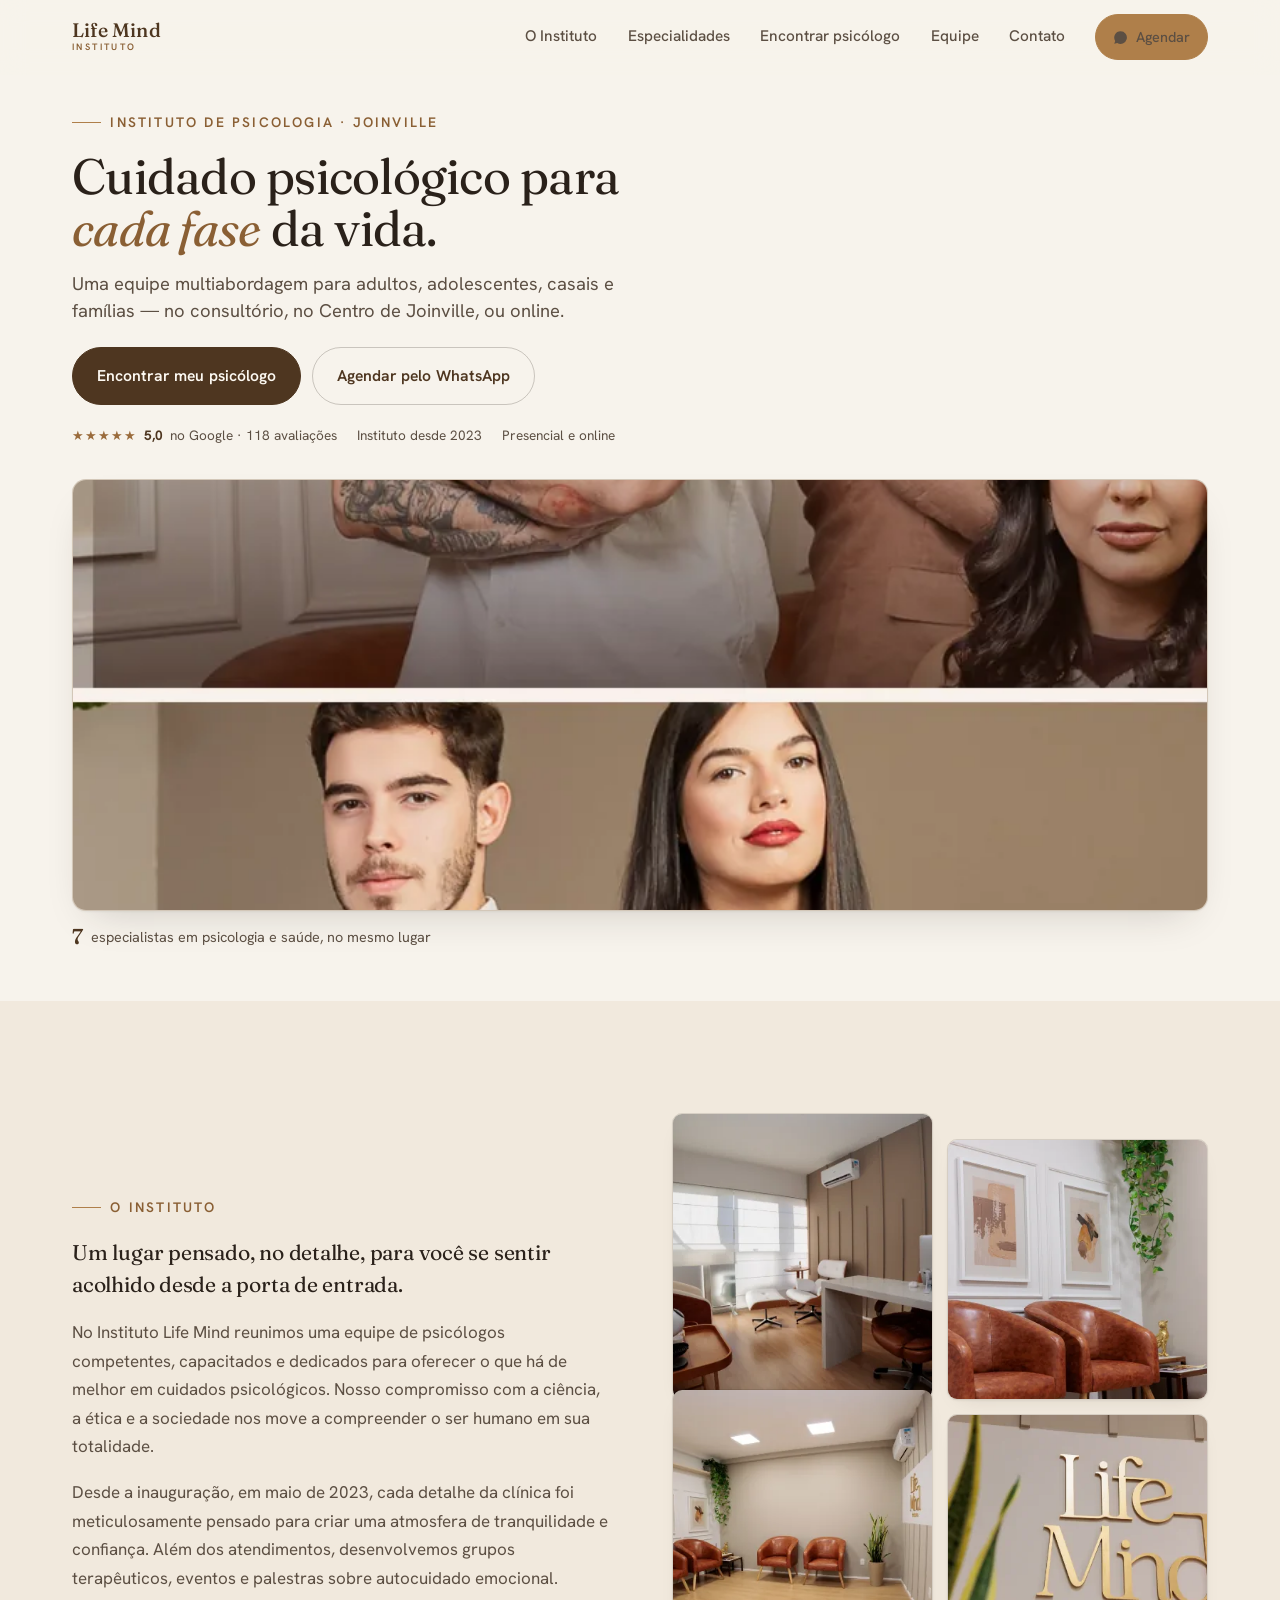
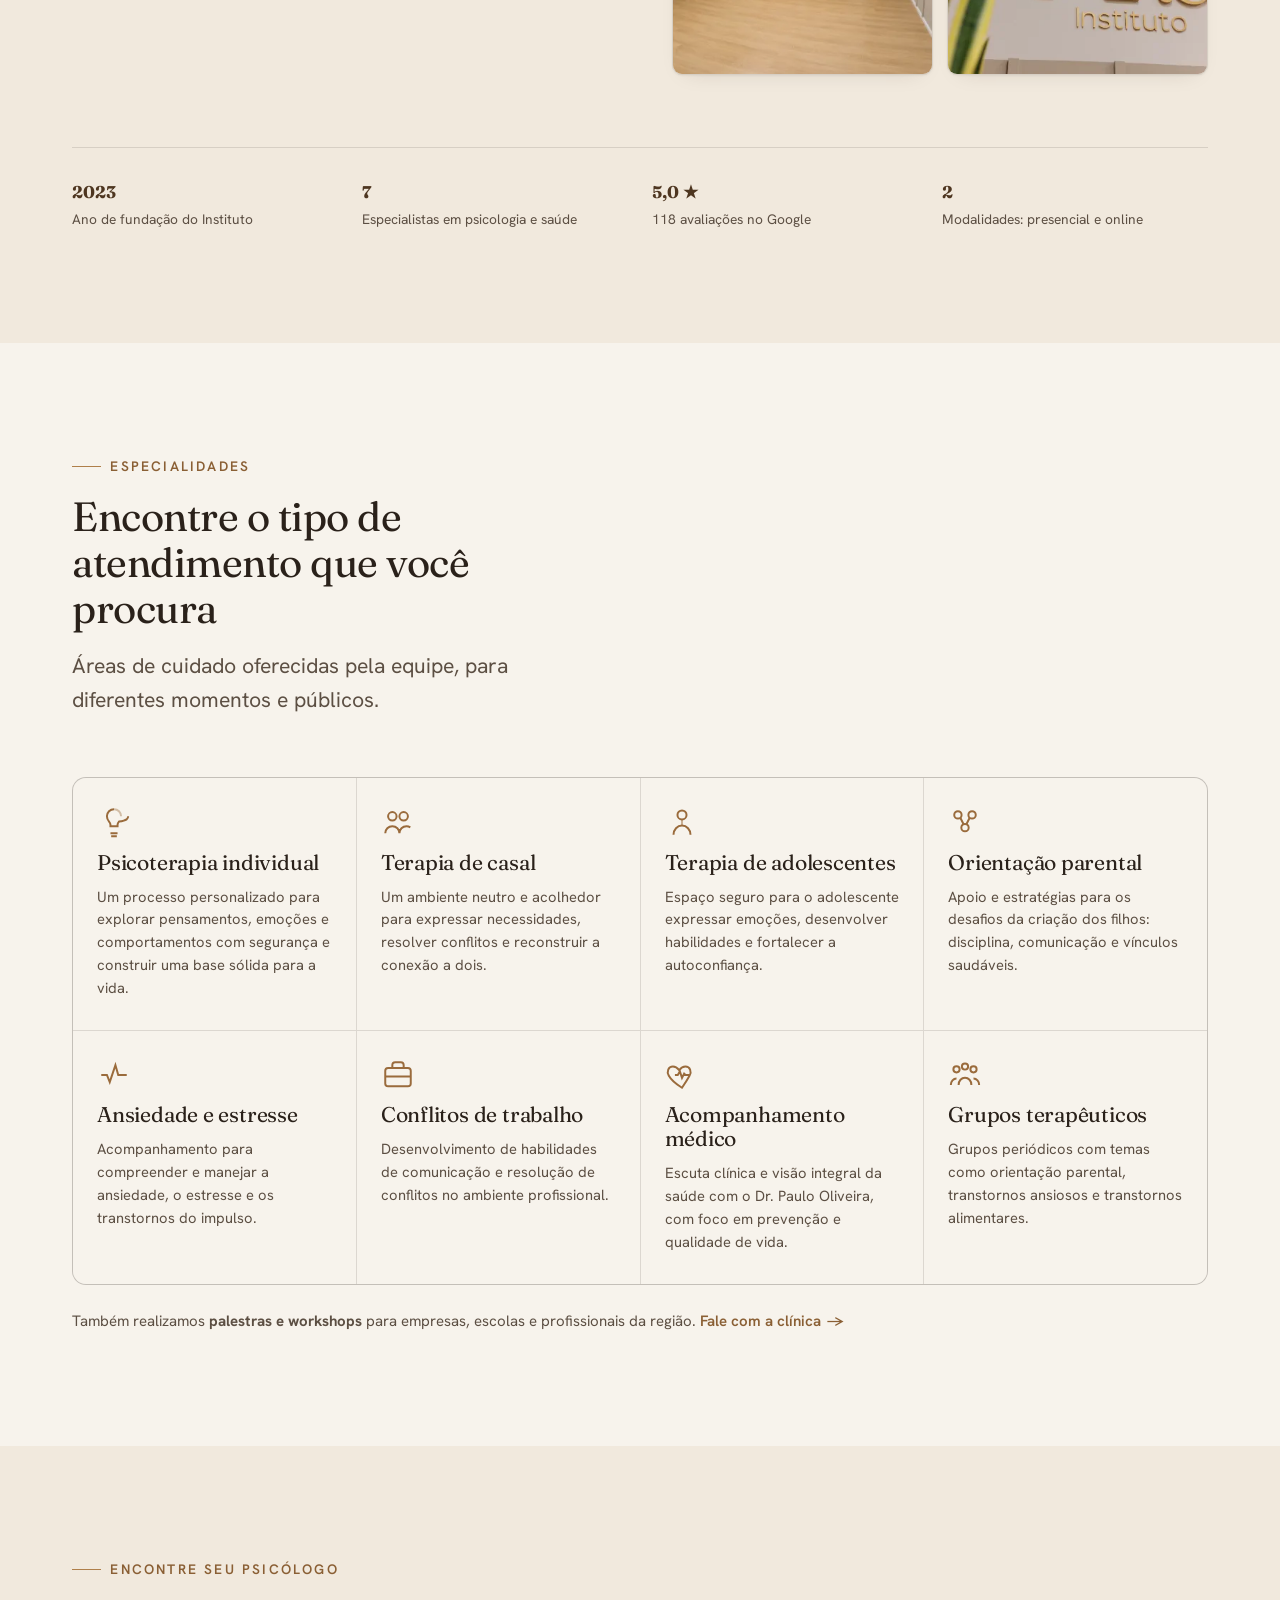
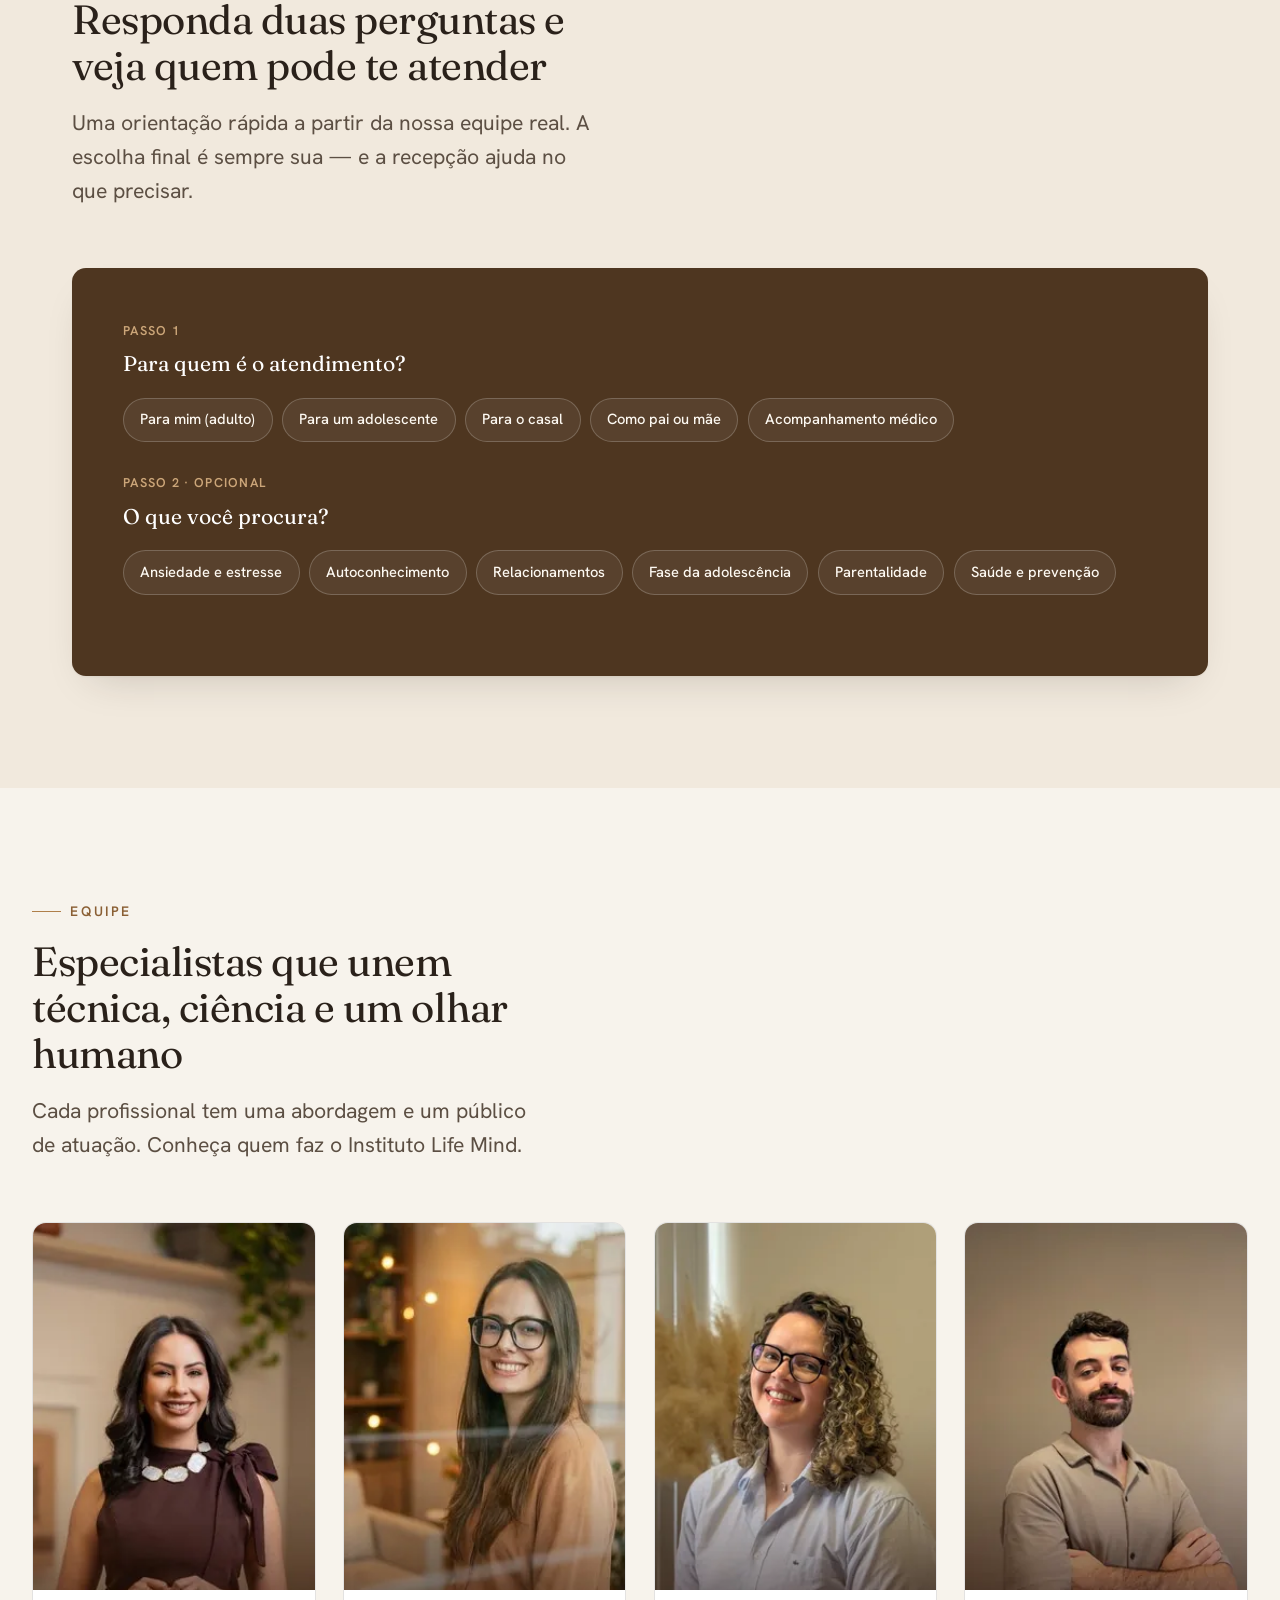
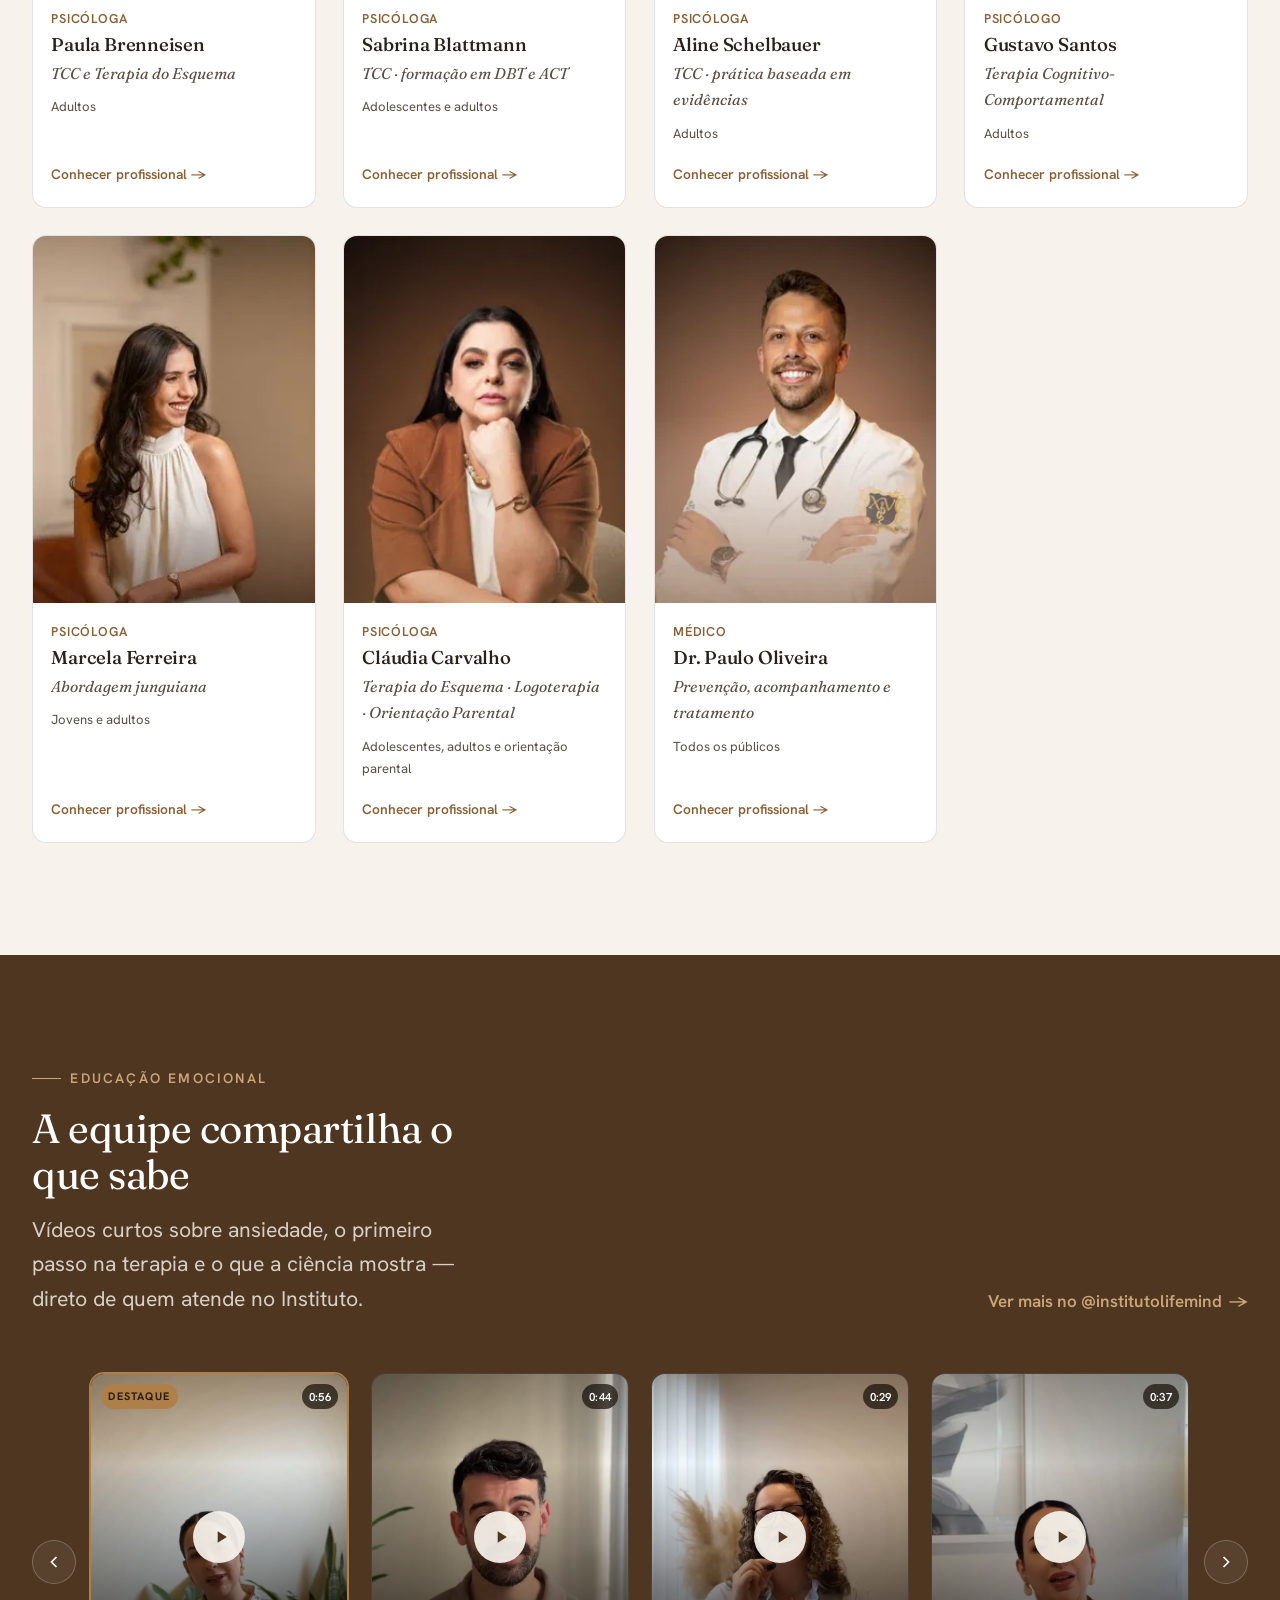
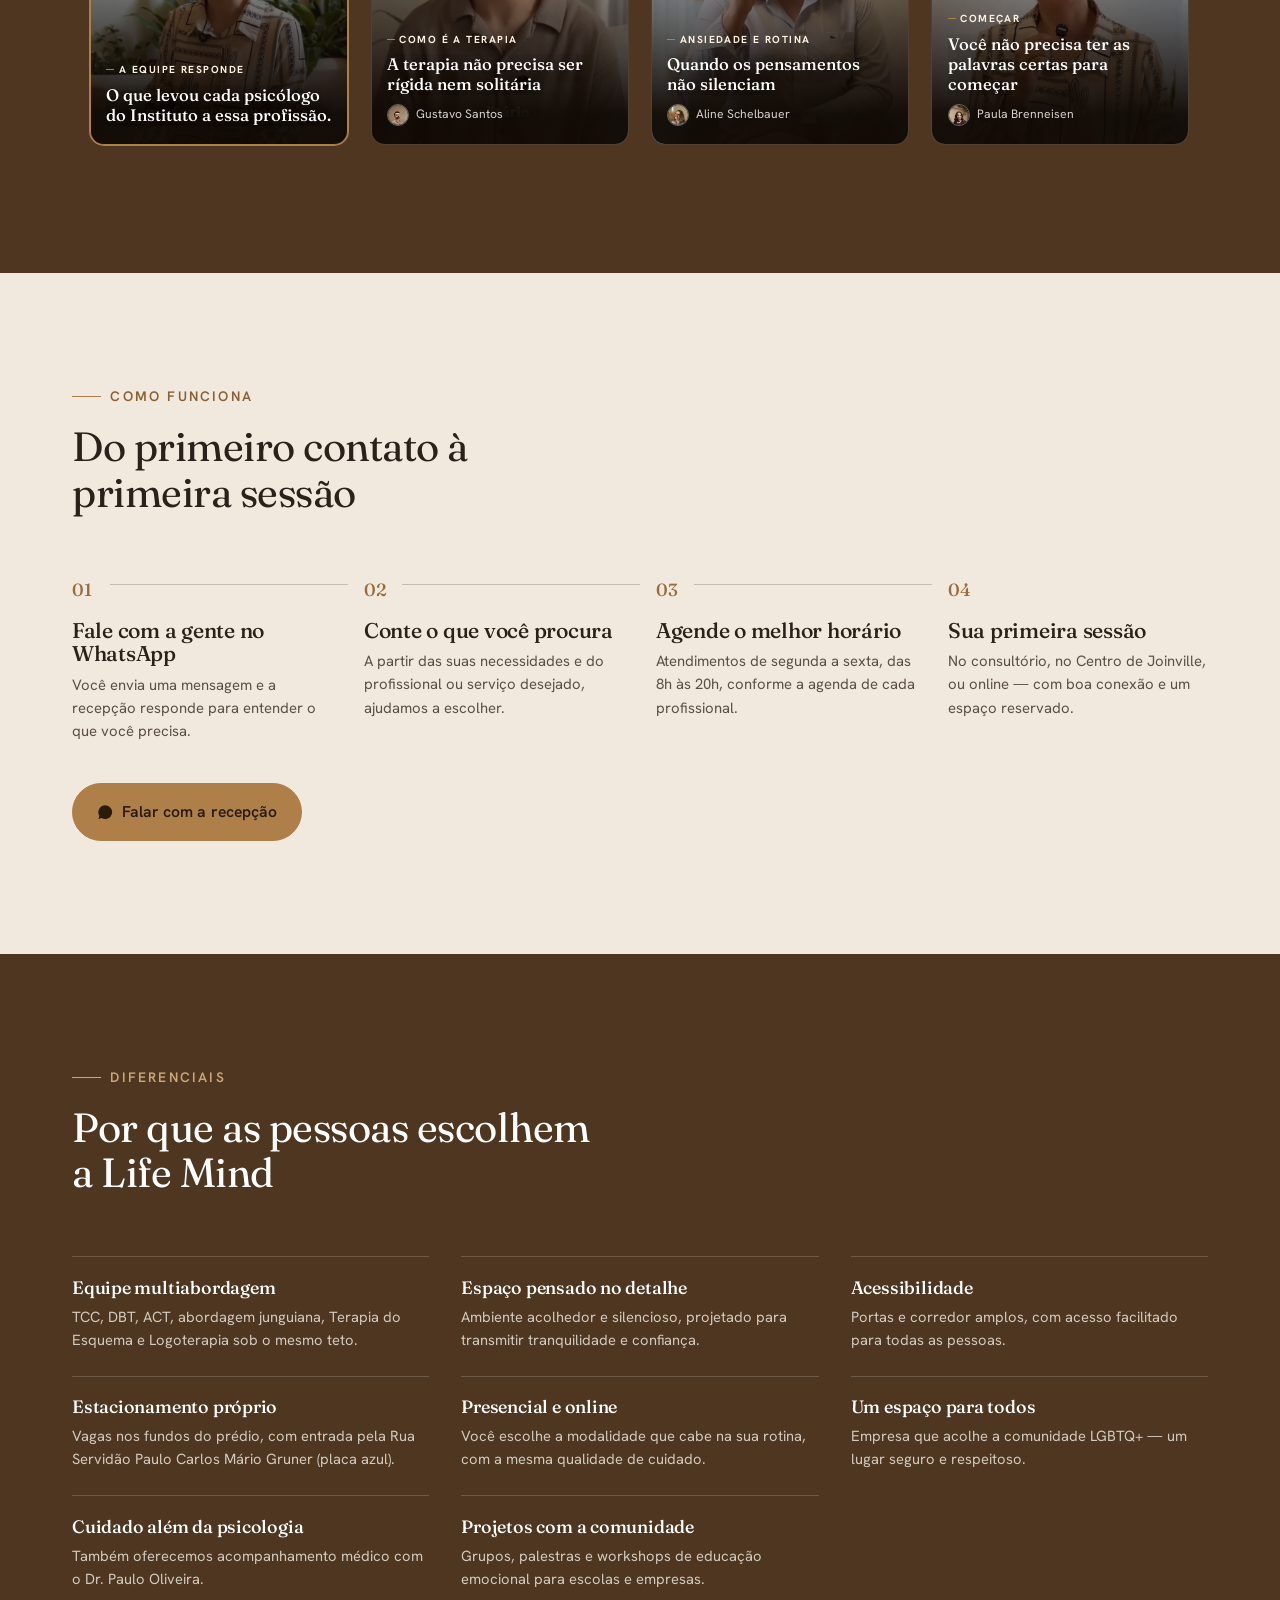
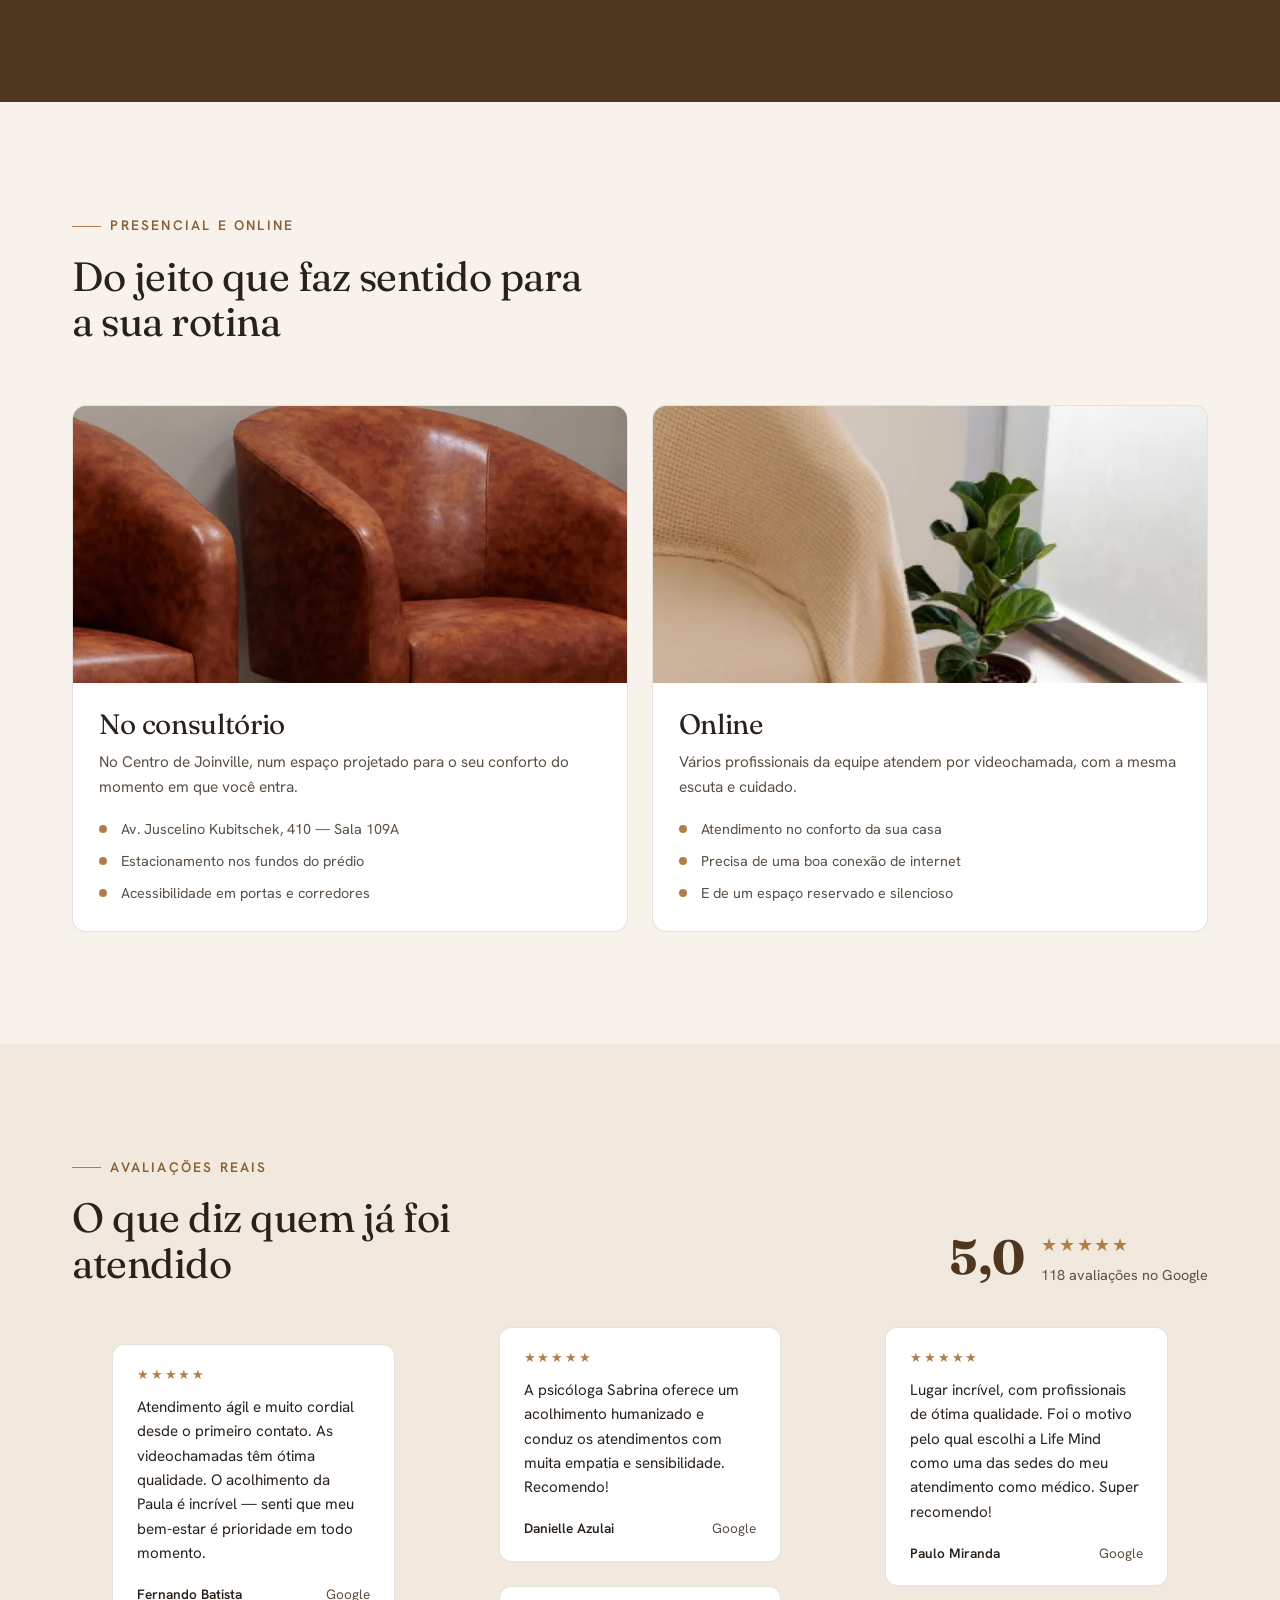
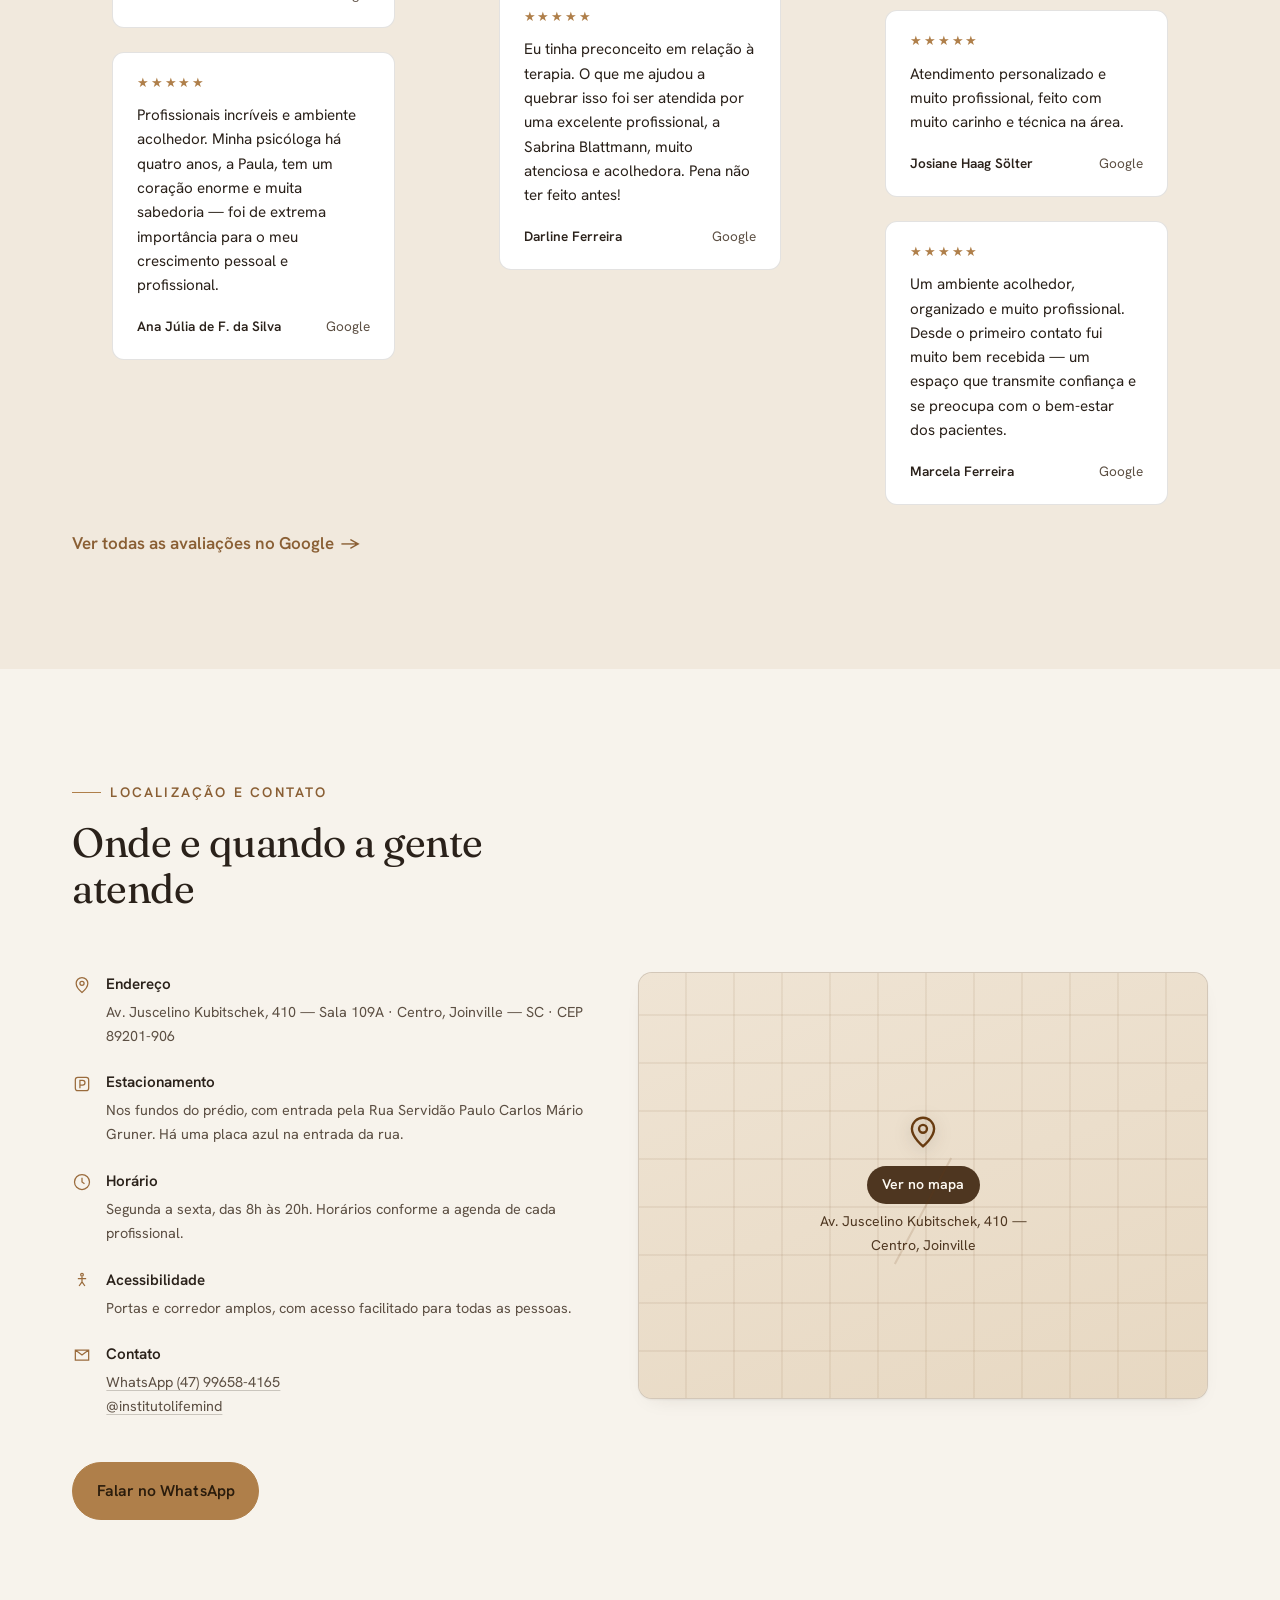
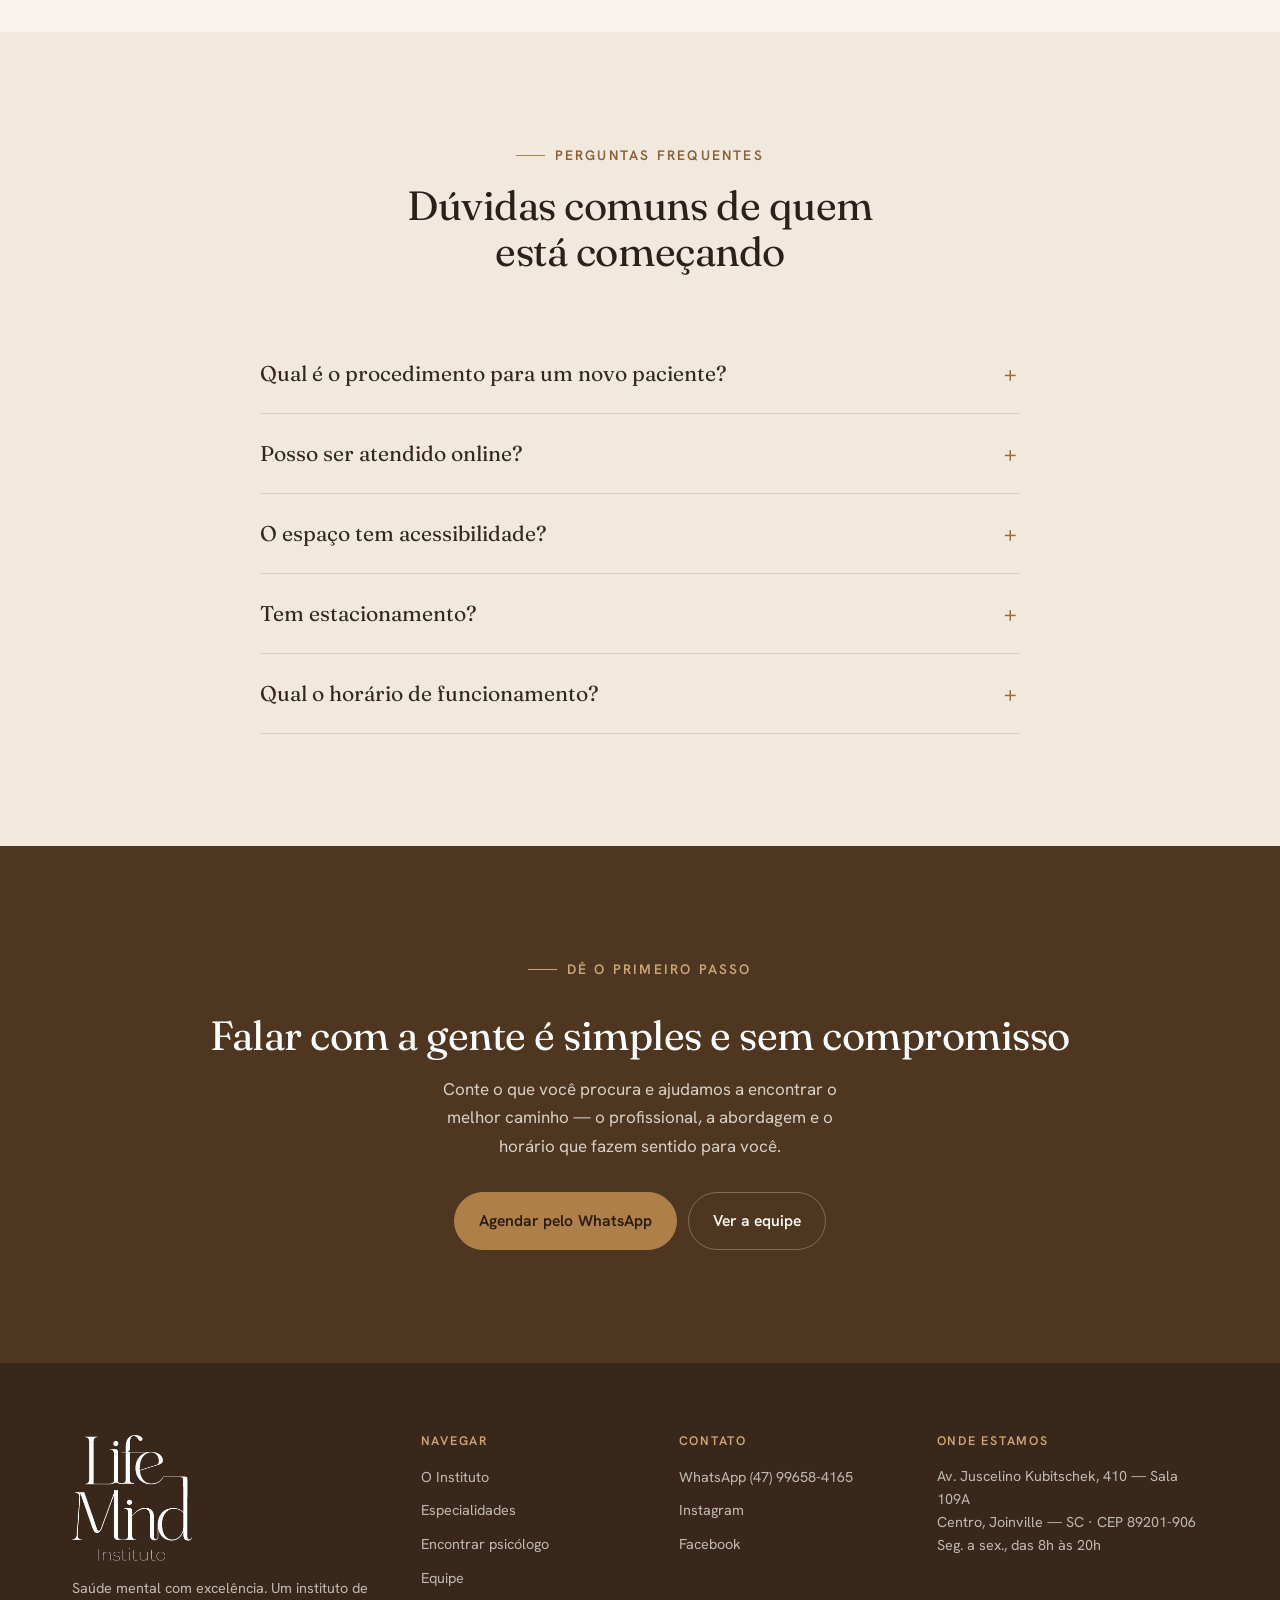
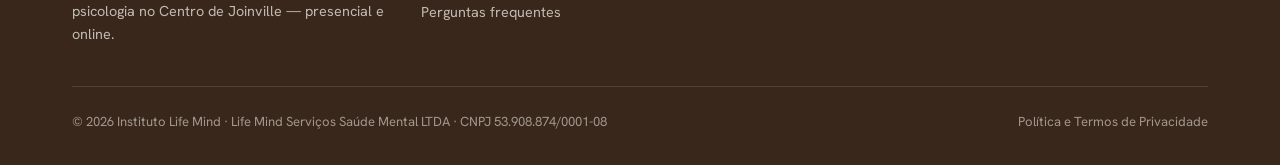
<file: index.html>
<!doctype html>
<html lang="pt-BR">
<head>
<meta charset="utf-8">
<meta name="viewport" content="width=device-width, initial-scale=1">
<title>Instituto Life Mind — Psicologia em Joinville | Presencial e online</title>
<meta name="description" content="Instituto de psicologia no Centro de Joinville. Equipe multiabordagem para adultos, adolescentes, casais e famílias — atendimento presencial e online. 5,0 no Google, 118 avaliações.">
<link rel="canonical" href="https://institutolifemind.com.br/">
<meta name="theme-color" content="#4E3620">
<meta property="og:type" content="website">
<meta property="og:locale" content="pt_BR">
<meta property="og:site_name" content="Instituto Life Mind">
<meta property="og:title" content="Instituto Life Mind — Psicologia em Joinville">
<meta property="og:description" content="Equipe multiabordagem para cada fase da vida. Atendimento presencial no Centro de Joinville e online.">
<meta property="og:image" content="assets/img/team-group-1200.jpg">
<meta name="robots" content="index, follow, max-image-preview:large">

<link rel="icon" href="assets/img/favicon-64.png" sizes="64x64" type="image/png">
<link rel="icon" href="assets/img/favicon-32.png" sizes="32x32" type="image/png">
<link rel="apple-touch-icon" href="assets/img/favicon-180.png">

<link rel="preconnect" href="https://fonts.googleapis.com">
<link rel="preconnect" href="https://fonts.gstatic.com" crossorigin>
<link rel="preload" as="image" href="assets/img/team-group-900.webp" fetchpriority="high">
<link href="https://fonts.googleapis.com/css2?family=Fraunces:ital,opsz,wght@0,9..144,400;0,9..144,500;0,9..144,600;1,9..144,420&family=Hanken+Grotesk:wght@400;500;600;700&display=swap" rel="stylesheet">

<link rel="stylesheet" href="assets/css/site.css">
</head>
<body>
<a href="#main" class="skip">Ir para o conteúdo</a>

<header class="site-header" id="top">
  <div class="wrap site-header__bar">
    <a href="#top" class="brand" aria-label="Instituto Life Mind — início">
      <span class="brand__name"><b>Life Mind</b><i>Instituto</i></span>
    </a>
    <button class="nav-toggle" aria-expanded="false" aria-controls="nav" aria-label="Abrir menu">
      <span></span><span></span><span></span>
    </button>
    <nav class="nav nav--drawer" id="nav">
      <a href="#instituto">O Instituto</a>
      <a href="#especialidades">Especialidades</a>
      <a href="#encontrar">Encontrar psicólogo</a>
      <a href="#equipe">Equipe</a>
      <a href="#contato">Contato</a>
      <a class="btn btn--wa" href="https://wa.me/5547996584165?text=Ol%C3%A1!%20Vim%20pelo%20site%20do%20Instituto%20Life%20Mind%20e%20gostaria%20de%20agendar%20um%20atendimento." target="_blank" rel="noopener">
        <svg viewBox="0 0 24 24" fill="currentColor" aria-hidden="true"><path d="M17.5 14.4c-.3-.2-1.7-.9-2-1-.3-.1-.5-.2-.7.2-.2.3-.7 1-.9 1.1-.2.2-.3.2-.6.1-.3-.2-1.3-.5-2.4-1.5-.9-.8-1.5-1.8-1.7-2.1-.2-.3 0-.5.1-.6l.5-.6c.2-.2.2-.3.3-.5.1-.2 0-.4 0-.6L9 5.9c-.2-.5-.4-.4-.6-.4h-.5c-.2 0-.5.1-.7.3-.3.3-1 1-1 2.4s1 2.8 1.2 3c.2.2 2 3.1 5 4.3 2.5 1 3 .8 3.6.8.5-.1 1.7-.7 1.9-1.4.2-.7.2-1.2.2-1.4 0-.1-.3-.2-.6-.3zM12 2a10 10 0 0 0-8.5 15.3L2 22l4.8-1.5A10 10 0 1 0 12 2z"/></svg>
        Agendar
      </a>
    </nav>
  </div>
</header>
<div class="scrim" hidden></div>

<main id="main">

<!-- ================= HERO ================= -->
<section class="hero wrap">
  <div class="hero__text">
    <p class="eyebrow">Instituto de Psicologia · Joinville</p>
    <h1 class="hero__title">Cuidado psicológico para <em>cada fase</em> da vida.</h1>
    <p class="hero__lead">Uma equipe multiabordagem para adultos, adolescentes, casais e famílias — no consultório, no Centro de Joinville, ou online.</p>
    <div class="hero__cta">
      <a class="btn" href="#encontrar">Encontrar meu psicólogo</a>
      <a class="btn btn--ghost" href="https://wa.me/5547996584165?text=Ol%C3%A1!%20Vim%20pelo%20site%20do%20Instituto%20Life%20Mind%20e%20gostaria%20de%20agendar%20um%20atendimento." target="_blank" rel="noopener">Agendar pelo WhatsApp</a>
    </div>
    <div class="hero__trust">
      <span><span class="stars" aria-hidden="true">★★★★★</span> <b>5,0</b> no Google · 118 avaliações</span>
      <span>Instituto desde 2023</span>
      <span>Presencial e online</span>
    </div>
  </div>
  <figure class="hero__figure">
    <picture>
      <source media="(min-width:600px)" type="image/webp" srcset="assets/img/team-group-900.webp 900w, assets/img/team-group-1600.webp 1600w" sizes="(min-width:1200px) 1140px, 94vw">
      <source media="(min-width:600px)" srcset="assets/img/team-group-1200.jpg">
      <source type="image/webp" srcset="assets/img/team-group-mobile.webp">
      <img class="hero__img" src="assets/img/team-group-mobile.jpg" alt="Equipe do Instituto Life Mind reunida no consultório" fetchpriority="high">
    </picture>
    <figcaption class="hero__cap"><b>7</b> especialistas em psicologia e saúde, no mesmo lugar</figcaption>
  </figure>
</section>

<!-- ================= ABOUT ================= -->
<section class="section section--tint" id="instituto">
  <div class="wrap about">
    <div class="about__grid">
      <div class="about__body reveal">
        <p class="eyebrow">O Instituto</p>
        <p>Um lugar pensado, no detalhe, para você se sentir acolhido desde a porta de entrada.</p>
        <p>No Instituto Life Mind reunimos uma equipe de psicólogos competentes, capacitados e dedicados para oferecer o que há de melhor em cuidados psicológicos. Nosso compromisso com a ciência, a ética e a sociedade nos move a compreender o ser humano em sua totalidade.</p>
        <p>Desde a inauguração, em maio de 2023, cada detalhe da clínica foi meticulosamente pensado para criar uma atmosfera de tranquilidade e confiança. Além dos atendimentos, desenvolvemos grupos terapêuticos, eventos e palestras sobre autocuidado emocional.</p>
      </div>
      <div class="about__collage reveal" aria-hidden="true">
        <picture><source type="image/webp" srcset="assets/img/sala-2070.webp"><img src="assets/img/sala-2070.jpg" alt="" width="364" height="364" loading="lazy"></picture>
        <picture><source type="image/webp" srcset="assets/img/sala-2167.webp"><img src="assets/img/sala-2167.jpg" alt="" width="364" height="364" loading="lazy"></picture>
        <picture><source type="image/webp" srcset="assets/img/sala-2131.webp"><img src="assets/img/sala-2131.jpg" alt="" width="364" height="364" loading="lazy"></picture>
        <picture><source type="image/webp" srcset="assets/img/sala-2153.webp"><img src="assets/img/sala-2153.jpg" alt="" width="364" height="364" loading="lazy"></picture>
      </div>
    </div>
    <div class="stats reveal">
      <div class="stat"><b>2023</b><span>Ano de fundação do Instituto</span></div>
      <div class="stat"><b>7</b><span>Especialistas em psicologia e saúde</span></div>
      <div class="stat"><b>5,0&nbsp;★</b><span>118 avaliações no Google</span></div>
      <div class="stat"><b>2</b><span>Modalidades: presencial e online</span></div>
    </div>
  </div>
</section>

<!-- ================= SPECIALTIES ================= -->
<section class="section" id="especialidades">
  <div class="wrap">
    <div class="sect-head reveal">
      <p class="eyebrow">Especialidades</p>
      <h2>Encontre o tipo de atendimento que você procura</h2>
      <p class="lead">Áreas de cuidado oferecidas pela equipe, para diferentes momentos e públicos.</p>
    </div>
    <div class="spec-grid reveal">
      <article class="spec"><svg class="spec__ic" viewBox="0 0 24 24" fill="none" stroke="currentColor" stroke-width="1.4"><path d="M12 3a5 5 0 0 0-5 5c0 1.6.7 2.8 1.5 3.7.6.7 1 1.4 1 2.3v1h5v-1c0-.9.4-1.6 1-2.3C21.3 10.8 22 9.6 22 8"/><path d="M12 3a5 5 0 0 1 5 5" opacity=".4"/><path d="M9.5 20h5M10 22h4"/></svg><h3>Psicoterapia individual</h3><p>Um processo personalizado para explorar pensamentos, emoções e comportamentos com segurança e construir uma base sólida para a vida.</p></article>
      <article class="spec"><svg class="spec__ic" viewBox="0 0 24 24" fill="none" stroke="currentColor" stroke-width="1.4"><circle cx="8" cy="8" r="3"/><circle cx="16" cy="8" r="3"/><path d="M3 20c0-2.8 2.2-5 5-5s5 2.2 5 5M13 20c0-2.8 2.2-5 5-5 1 0 1.9.3 2.7.8"/></svg><h3>Terapia de casal</h3><p>Um ambiente neutro e acolhedor para expressar necessidades, resolver conflitos e reconstruir a conexão a dois.</p></article>
      <article class="spec"><svg class="spec__ic" viewBox="0 0 24 24" fill="none" stroke="currentColor" stroke-width="1.4"><circle cx="12" cy="7" r="3.2"/><path d="M6 21c0-3.6 2.7-6.5 6-6.5s6 2.9 6 6.5"/><path d="M12 10.5v4" opacity=".5"/></svg><h3>Terapia de adolescentes</h3><p>Espaço seguro para o adolescente expressar emoções, desenvolver habilidades e fortalecer a autoconfiança.</p></article>
      <article class="spec"><svg class="spec__ic" viewBox="0 0 24 24" fill="none" stroke="currentColor" stroke-width="1.4"><circle cx="7" cy="7" r="2.6"/><circle cx="17" cy="7" r="2.6"/><circle cx="12" cy="16" r="2.6"/><path d="M8.7 9 11 13.6M15.3 9 13 13.6"/></svg><h3>Orientação parental</h3><p>Apoio e estratégias para os desafios da criação dos filhos: disciplina, comunicação e vínculos saudáveis.</p></article>
      <article class="spec"><svg class="spec__ic" viewBox="0 0 24 24" fill="none" stroke="currentColor" stroke-width="1.4"><path d="M3 12h4l2 5 4-12 2 7h6"/></svg><h3>Ansiedade e estresse</h3><p>Acompanhamento para compreender e manejar a ansiedade, o estresse e os transtornos do impulso.</p></article>
      <article class="spec"><svg class="spec__ic" viewBox="0 0 24 24" fill="none" stroke="currentColor" stroke-width="1.4"><rect x="3" y="7" width="18" height="13" rx="2"/><path d="M8 7V5a2 2 0 0 1 2-2h4a2 2 0 0 1 2 2v2M3 13h18"/></svg><h3>Conflitos de trabalho</h3><p>Desenvolvimento de habilidades de comunicação e resolução de conflitos no ambiente profissional.</p></article>
      <article class="spec"><svg class="spec__ic" viewBox="0 0 24 24" fill="none" stroke="currentColor" stroke-width="1.4"><path d="M12 21s-7-4.4-9.3-8.5C1 9.6 2.3 6 5.6 6c2 0 3.3 1.2 4.4 2.6C11.1 7.2 12.4 6 14.4 6c3.3 0 4.6 3.6 2.9 6.5C15 16.6 12 21 12 21z"/><path d="M7 12h2l1.5-2.5L12 14l1.5-3 1 1H17"/></svg><h3>Acompanhamento médico</h3><p>Escuta clínica e visão integral da saúde com o Dr. Paulo Oliveira, com foco em prevenção e qualidade de vida.</p></article>
      <article class="spec"><svg class="spec__ic" viewBox="0 0 24 24" fill="none" stroke="currentColor" stroke-width="1.4"><circle cx="6" cy="8" r="2.2"/><circle cx="18" cy="8" r="2.2"/><circle cx="12" cy="6" r="2.2"/><path d="M2 19c0-2.5 1.8-4.5 4-4.5M22 19c0-2.5-1.8-4.5-4-4.5M7.5 19c0-3 2-5 4.5-5s4.5 2 4.5 5"/></svg><h3>Grupos terapêuticos</h3><p>Grupos periódicos com temas como orientação parental, transtornos ansiosos e transtornos alimentares.</p></article>
    </div>
    <p class="spec-note reveal">Também realizamos <strong>palestras e workshops</strong> para empresas, escolas e profissionais da região. <a class="textlink" href="https://wa.me/5547996584165?text=Ol%C3%A1!%20Gostaria%20de%20falar%20sobre%20palestras%20e%20workshops%20do%20Instituto%20Life%20Mind." target="_blank" rel="noopener">Fale com a clínica</a></p>
  </div>
</section>

<!-- ================= MATCHER (signature) ================= -->
<section class="section section--tint" id="encontrar">
  <div class="wrap">
    <div class="sect-head reveal">
      <p class="eyebrow">Encontre seu psicólogo</p>
      <h2>Responda duas perguntas e veja quem pode te atender</h2>
      <p class="lead">Uma orientação rápida a partir da nossa equipe real. A escolha final é sempre sua — e a recepção ajuda no que precisar.</p>
    </div>
    <div class="matcher reveal" role="group" aria-labelledby="m-title">
      <p id="m-title" class="sr-only" hidden>Encontre seu psicólogo</p>
      <div class="matcher__q">
        <p><small>Passo 1</small>Para quem é o atendimento?</p>
        <div class="chips" id="m-who" role="radiogroup" aria-label="Para quem é o atendimento">
          <button class="chip" role="radio" aria-checked="false" data-who="adulto">Para mim (adulto)</button>
          <button class="chip" role="radio" aria-checked="false" data-who="adolescente">Para um adolescente</button>
          <button class="chip" role="radio" aria-checked="false" data-who="casal">Para o casal</button>
          <button class="chip" role="radio" aria-checked="false" data-who="parental">Como pai ou mãe</button>
          <button class="chip" role="radio" aria-checked="false" data-who="medico">Acompanhamento médico</button>
        </div>
      </div>
      <div class="matcher__q">
        <p><small>Passo 2 · opcional</small>O que você procura?</p>
        <div class="chips" id="m-what" aria-label="O que você procura (opcional, escolha quantos quiser)">
          <button class="chip" aria-pressed="false" data-what="ansiedade">Ansiedade e estresse</button>
          <button class="chip" aria-pressed="false" data-what="autoconhecimento">Autoconhecimento</button>
          <button class="chip" aria-pressed="false" data-what="relacionamentos">Relacionamentos</button>
          <button class="chip" aria-pressed="false" data-what="adolescencia">Fase da adolescência</button>
          <button class="chip" aria-pressed="false" data-what="parentalidade">Parentalidade</button>
          <button class="chip" aria-pressed="false" data-what="saude">Saúde e prevenção</button>
        </div>
      </div>
      <div class="matcher__out" id="m-out" hidden aria-live="polite">
        <h3 id="m-out-title">Profissionais sugeridos</h3>
        <p class="muted" id="m-out-sub"></p>
        <div class="match-list" id="m-list"></div>
        <p class="matcher__fallback" id="m-fallback"></p>
      </div>
    </div>
  </div>
</section>

<!-- ================= TEAM ================= -->
<section class="section" id="equipe">
  <div class="wrap wrap--wide">
    <div class="sect-head reveal">
      <p class="eyebrow">Equipe</p>
      <h2>Especialistas que unem técnica, ciência e um olhar humano</h2>
      <p class="lead">Cada profissional tem uma abordagem e um público de atuação. Conheça quem faz o Instituto Life Mind.</p>
    </div>
    <div class="team-grid" id="team-grid"><!-- injected --></div>
  </div>
</section>

<!-- ================= CONTEÚDO / VÍDEOS ================= -->
<section class="section section--dark" id="conteudo">
  <div class="wrap wrap--wide">
    <div class="conteudo__head reveal">
      <div>
        <p class="eyebrow">Educação emocional</p>
        <h2>A equipe compartilha o que sabe</h2>
        <p class="lead">Vídeos curtos sobre ansiedade, o primeiro passo na terapia e o que a ciência mostra — direto de quem atende no Instituto.</p>
      </div>
      <a class="textlink" href="https://www.instagram.com/institutolifemind/" target="_blank" rel="noopener">Ver mais no @institutolifemind</a>
    </div>
    <div class="vloop reveal">
      <button class="vloop__nav vloop__nav--prev" type="button" aria-label="Vídeo anterior">
        <svg viewBox="0 0 24 24" fill="none" stroke="currentColor" stroke-width="2" aria-hidden="true"><path d="M15 6l-6 6 6 6"/></svg>
      </button>
      <div class="vloop__mask">
        <ol class="vloop__track" id="vloop-track" aria-label="Vídeos do Instituto Life Mind"></ol>
      </div>
      <button class="vloop__nav vloop__nav--next" type="button" aria-label="Próximo vídeo">
        <svg viewBox="0 0 24 24" fill="none" stroke="currentColor" stroke-width="2" aria-hidden="true"><path d="M9 6l6 6-6 6"/></svg>
      </button>
    </div>
  </div>
</section>

<!-- ================= HOW IT WORKS ================= -->
<section class="section section--tint" id="como-funciona">
  <div class="wrap">
    <div class="sect-head reveal">
      <p class="eyebrow">Como funciona</p>
      <h2>Do primeiro contato à primeira sessão</h2>
    </div>
    <div class="steps reveal">
      <div class="step"><h3>Fale com a gente no WhatsApp</h3><p>Você envia uma mensagem e a recepção responde para entender o que você precisa.</p></div>
      <div class="step"><h3>Conte o que você procura</h3><p>A partir das suas necessidades e do profissional ou serviço desejado, ajudamos a escolher.</p></div>
      <div class="step"><h3>Agende o melhor horário</h3><p>Atendimentos de segunda a sexta, das 8h às 20h, conforme a agenda de cada profissional.</p></div>
      <div class="step"><h3>Sua primeira sessão</h3><p>No consultório, no Centro de Joinville, ou online — com boa conexão e um espaço reservado.</p></div>
    </div>
    <div class="hero__cta reveal" style="margin-top:2.5rem">
      <a class="btn btn--wa" href="https://wa.me/5547996584165?text=Ol%C3%A1!%20Vim%20pelo%20site%20do%20Instituto%20Life%20Mind%20e%20gostaria%20de%20agendar%20um%20atendimento." target="_blank" rel="noopener">
        <svg viewBox="0 0 24 24" fill="currentColor" aria-hidden="true"><path d="M17.5 14.4c-.3-.2-1.7-.9-2-1-.3-.1-.5-.2-.7.2-.2.3-.7 1-.9 1.1-.2.2-.3.2-.6.1-.3-.2-1.3-.5-2.4-1.5-.9-.8-1.5-1.8-1.7-2.1-.2-.3 0-.5.1-.6l.5-.6c.2-.2.2-.3.3-.5.1-.2 0-.4 0-.6L9 5.9c-.2-.5-.4-.4-.6-.4h-.5c-.2 0-.5.1-.7.3-.3.3-1 1-1 2.4s1 2.8 1.2 3c.2.2 2 3.1 5 4.3 2.5 1 3 .8 3.6.8.5-.1 1.7-.7 1.9-1.4.2-.7.2-1.2.2-1.4 0-.1-.3-.2-.6-.3zM12 2a10 10 0 0 0-8.5 15.3L2 22l4.8-1.5A10 10 0 1 0 12 2z"/></svg>
        Falar com a recepção
      </a>
    </div>
  </div>
</section>

<!-- ================= DIFERENCIAIS ================= -->
<section class="section section--dark" id="diferenciais">
  <div class="wrap">
    <div class="sect-head reveal">
      <p class="eyebrow">Diferenciais</p>
      <h2>Por que as pessoas escolhem a Life Mind</h2>
    </div>
    <div class="feat-grid reveal">
      <div class="feat"><h3>Equipe multiabordagem</h3><p>TCC, DBT, ACT, abordagem junguiana, Terapia do Esquema e Logoterapia sob o mesmo teto.</p></div>
      <div class="feat"><h3>Espaço pensado no detalhe</h3><p>Ambiente acolhedor e silencioso, projetado para transmitir tranquilidade e confiança.</p></div>
      <div class="feat"><h3>Acessibilidade</h3><p>Portas e corredor amplos, com acesso facilitado para todas as pessoas.</p></div>
      <div class="feat"><h3>Estacionamento próprio</h3><p>Vagas nos fundos do prédio, com entrada pela Rua Servidão Paulo Carlos Mário Gruner (placa azul).</p></div>
      <div class="feat"><h3>Presencial e online</h3><p>Você escolhe a modalidade que cabe na sua rotina, com a mesma qualidade de cuidado.</p></div>
      <div class="feat"><h3>Um espaço para todos</h3><p>Empresa que acolhe a comunidade LGBTQ+ — um lugar seguro e respeitoso.</p></div>
      <div class="feat"><h3>Cuidado além da psicologia</h3><p>Também oferecemos acompanhamento médico com o Dr. Paulo Oliveira.</p></div>
      <div class="feat"><h3>Projetos com a comunidade</h3><p>Grupos, palestras e workshops de educação emocional para escolas e empresas.</p></div>
    </div>
  </div>
</section>

<!-- ================= MODES ================= -->
<section class="section" id="atendimento">
  <div class="wrap">
    <div class="sect-head reveal">
      <p class="eyebrow">Presencial e online</p>
      <h2>Do jeito que faz sentido para a sua rotina</h2>
    </div>
    <div class="modes reveal">
      <article class="mode">
        <div class="mode__img"><picture><source type="image/webp" srcset="assets/img/poltronas-1600.webp"><img src="assets/img/poltronas-1200.jpg" alt="Sala de espera do Instituto Life Mind com poltronas de couro e plantas" width="1200" height="268" loading="lazy"></picture></div>
        <div class="mode__b">
          <h3>No consultório</h3>
          <p>No Centro de Joinville, num espaço projetado para o seu conforto do momento em que você entra.</p>
          <ul><li>Av. Juscelino Kubitschek, 410 — Sala 109A</li><li>Estacionamento nos fundos do prédio</li><li>Acessibilidade em portas e corredores</li></ul>
        </div>
      </article>
      <article class="mode">
        <div class="mode__img"><picture><source type="image/webp" srcset="assets/img/sala-2124.webp"><img src="assets/img/sala-2124.jpg" alt="Consultório do Instituto Life Mind" width="364" height="182" loading="lazy"></picture></div>
        <div class="mode__b">
          <h3>Online</h3>
          <p>Vários profissionais da equipe atendem por videochamada, com a mesma escuta e cuidado.</p>
          <ul><li>Atendimento no conforto da sua casa</li><li>Precisa de uma boa conexão de internet</li><li>E de um espaço reservado e silencioso</li></ul>
        </div>
      </article>
    </div>
  </div>
</section>

<!-- ================= REVIEWS ================= -->
<section class="section section--tint" id="avaliacoes">
  <div class="wrap">
    <div class="rev-top reveal">
      <div>
        <p class="eyebrow">Avaliações reais</p>
        <h2 style="font-family:var(--f-display);font-size:var(--step-3);max-width:18ch">O que diz quem já foi atendido</h2>
      </div>
      <div class="rev-score">
        <b>5,0</b>
        <div><span class="stars" aria-hidden="true">★★★★★</span><span>118 avaliações no Google</span></div>
      </div>
    </div>
    <div class="rev-grid reveal">
      <blockquote class="review"><span class="stars" aria-hidden="true">★★★★★</span><p>Atendimento ágil e muito cordial desde o primeiro contato. As videochamadas têm ótima qualidade. O acolhimento da Paula é incrível — senti que meu bem-estar é prioridade em todo momento.</p><footer><b>Fernando Batista</b><span>Google</span></footer></blockquote>
      <blockquote class="review"><span class="stars" aria-hidden="true">★★★★★</span><p>Profissionais incríveis e ambiente acolhedor. Minha psicóloga há quatro anos, a Paula, tem um coração enorme e muita sabedoria — foi de extrema importância para o meu crescimento pessoal e profissional.</p><footer><b>Ana Júlia de F. da Silva</b><span>Google</span></footer></blockquote>
      <blockquote class="review"><span class="stars" aria-hidden="true">★★★★★</span><p>A psicóloga Sabrina oferece um acolhimento humanizado e conduz os atendimentos com muita empatia e sensibilidade. Recomendo!</p><footer><b>Danielle Azulai</b><span>Google</span></footer></blockquote>
      <blockquote class="review"><span class="stars" aria-hidden="true">★★★★★</span><p>Eu tinha preconceito em relação à terapia. O que me ajudou a quebrar isso foi ser atendida por uma excelente profissional, a Sabrina Blattmann, muito atenciosa e acolhedora. Pena não ter feito antes!</p><footer><b>Darline Ferreira</b><span>Google</span></footer></blockquote>
      <blockquote class="review"><span class="stars" aria-hidden="true">★★★★★</span><p>Lugar incrível, com profissionais de ótima qualidade. Foi o motivo pelo qual escolhi a Life Mind como uma das sedes do meu atendimento como médico. Super recomendo!</p><footer><b>Paulo Miranda</b><span>Google</span></footer></blockquote>
      <blockquote class="review"><span class="stars" aria-hidden="true">★★★★★</span><p>Atendimento personalizado e muito profissional, feito com muito carinho e técnica na área.</p><footer><b>Josiane Haag Sölter</b><span>Google</span></footer></blockquote>
      <blockquote class="review"><span class="stars" aria-hidden="true">★★★★★</span><p>Um ambiente acolhedor, organizado e muito profissional. Desde o primeiro contato fui muito bem recebida — um espaço que transmite confiança e se preocupa com o bem-estar dos pacientes.</p><footer><b>Marcela Ferreira</b><span>Google</span></footer></blockquote>
    </div>
    <p style="margin-top:1.5rem" class="reveal"><a class="textlink" href="https://www.google.com/maps/place/Instituto+de+Psicologia+Life+Mind/@-26.3049614,-48.8491146,17z/data=!4m8!3m7!1s0x94deb158edcece59:0xb8cd26eab3edf2a1!9m1!1b1" target="_blank" rel="noopener">Ver todas as avaliações no Google</a></p>
  </div>
</section>

<!-- ================= LOCATION / CONTACT ================= -->
<section class="section" id="contato">
  <div class="wrap">
    <div class="sect-head reveal">
      <p class="eyebrow">Localização e contato</p>
      <h2>Onde e quando a gente atende</h2>
    </div>
    <div class="loc-grid">
      <div class="loc-facts reveal">
        <div class="loc-fact"><svg viewBox="0 0 24 24" fill="none" stroke="currentColor" stroke-width="1.5"><path d="M12 21s-7-5.6-7-11a7 7 0 0 1 14 0c0 5.4-7 11-7 11z"/><circle cx="12" cy="10" r="2.5"/></svg><div><b>Endereço</b><p>Av. Juscelino Kubitschek, 410 — Sala 109A · Centro, Joinville — SC · CEP 89201-906</p></div></div>
        <div class="loc-fact"><svg viewBox="0 0 24 24" fill="none" stroke="currentColor" stroke-width="1.5"><rect x="4" y="4" width="16" height="16" rx="3"/><path d="M9.5 17V7.5h3.2a2.9 2.9 0 0 1 0 5.8H9.5"/></svg><div><b>Estacionamento</b><p>Nos fundos do prédio, com entrada pela Rua Servidão Paulo Carlos Mário Gruner. Há uma placa azul na entrada da rua.</p></div></div>
        <div class="loc-fact"><svg viewBox="0 0 24 24" fill="none" stroke="currentColor" stroke-width="1.5"><circle cx="12" cy="12" r="9"/><path d="M12 7v5l3 2"/></svg><div><b>Horário</b><p>Segunda a sexta, das 8h às 20h. Horários conforme a agenda de cada profissional.</p></div></div>
        <div class="loc-fact"><svg viewBox="0 0 24 24" fill="none" stroke="currentColor" stroke-width="1.5"><circle cx="12" cy="4.5" r="1.6"/><path d="M12 7v6m0 0-3.5 5M12 13l3.5 5M7 9h10"/></svg><div><b>Acessibilidade</b><p>Portas e corredor amplos, com acesso facilitado para todas as pessoas.</p></div></div>
        <div class="loc-fact"><svg viewBox="0 0 24 24" fill="none" stroke="currentColor" stroke-width="1.5"><path d="M4 6l8 6 8-6M4 6h16v12H4z"/></svg><div><b>Contato</b><p><a href="https://wa.me/5547996584165" target="_blank" rel="noopener">WhatsApp (47) 99658-4165</a><br><a href="https://www.instagram.com/institutolifemind/" target="_blank" rel="noopener">@institutolifemind</a></p></div></div>
        <div class="hero__cta">
          <a class="btn btn--wa" href="https://wa.me/5547996584165?text=Ol%C3%A1!%20Vim%20pelo%20site%20do%20Instituto%20Life%20Mind%20e%20gostaria%20de%20agendar%20um%20atendimento." target="_blank" rel="noopener">Falar no WhatsApp</a>
        </div>
      </div>
      <div class="loc-map reveal">
        <button class="loc-map__facade" id="map-load" type="button" aria-label="Carregar o mapa da localização">
          <svg viewBox="0 0 24 24" fill="none" stroke="currentColor" stroke-width="1.5"><path d="M12 21s-7-5.6-7-11a7 7 0 0 1 14 0c0 5.4-7 11-7 11z"/><circle cx="12" cy="10" r="2.5"/></svg>
          <p><strong>Ver no mapa</strong><br>Av. Juscelino Kubitschek, 410 — Centro, Joinville</p>
        </button>
      </div>
    </div>
  </div>
</section>

<!-- ================= FAQ ================= -->
<section class="section section--tint" id="faq">
  <div class="wrap">
    <div class="sect-head reveal" style="text-align:center;margin-inline:auto">
      <p class="eyebrow" style="justify-content:center">Perguntas frequentes</p>
      <h2>Dúvidas comuns de quem está começando</h2>
    </div>
    <div class="faq reveal">
      <details><summary>Qual é o procedimento para um novo paciente?</summary><div>Precisamos de algumas informações suas e do profissional ou serviço desejado. Envie uma mensagem pelo WhatsApp e a recepção vai te atender e esclarecer todas as dúvidas.</div></details>
      <details><summary>Posso ser atendido online?</summary><div>Sim. Temos profissionais que atendem nessa modalidade. Você pode ser atendido no conforto da sua casa, desde que tenha uma boa conexão de internet e um espaço reservado.</div></details>
      <details><summary>O espaço tem acessibilidade?</summary><div>Sim. As portas e o corredor são amplos, garantindo acessibilidade para todas as pessoas que desejem ser atendidas no Instituto.</div></details>
      <details><summary>Tem estacionamento?</summary><div>Sim. O estacionamento fica na parte de trás do prédio, com boa acessibilidade. A entrada é pela Rua Servidão Paulo Carlos Mário Gruner — há uma placa azul na entrada da rua para facilitar a localização.</div></details>
      <details><summary>Qual o horário de funcionamento?</summary><div>Horários variados, de segunda a sexta-feira, das 8h às 20h. Consulte a disponibilidade da agenda de cada profissional.</div></details>
    </div>
  </div>
</section>

<!-- ================= FINAL CTA ================= -->
<section class="section section--dark final">
  <div class="wrap">
    <div class="reveal">
      <p class="eyebrow" style="justify-content:center">Dê o primeiro passo</p>
      <h2>Falar com a gente é simples e sem compromisso</h2>
      <p>Conte o que você procura e ajudamos a encontrar o melhor caminho — o profissional, a abordagem e o horário que fazem sentido para você.</p>
      <div class="hero__cta">
        <a class="btn btn--wa" href="https://wa.me/5547996584165?text=Ol%C3%A1!%20Vim%20pelo%20site%20do%20Instituto%20Life%20Mind%20e%20gostaria%20de%20agendar%20um%20atendimento." target="_blank" rel="noopener">Agendar pelo WhatsApp</a>
        <a class="btn btn--ghost" href="#equipe">Ver a equipe</a>
      </div>
    </div>
  </div>
</section>

</main>

<footer class="site-footer">
  <div class="wrap">
    <div class="footer-grid">
      <div>
        <img src="assets/img/logo-white.png" alt="Instituto Life Mind" width="120">
        <p>Saúde mental com excelência. Um instituto de psicologia no Centro de Joinville — presencial e online.</p>
      </div>
      <div>
        <h4>Navegar</h4>
        <ul>
          <li><a href="#instituto">O Instituto</a></li>
          <li><a href="#especialidades">Especialidades</a></li>
          <li><a href="#encontrar">Encontrar psicólogo</a></li>
          <li><a href="#equipe">Equipe</a></li>
          <li><a href="#faq">Perguntas frequentes</a></li>
        </ul>
      </div>
      <div>
        <h4>Contato</h4>
        <ul>
          <li><a href="https://wa.me/5547996584165" target="_blank" rel="noopener">WhatsApp (47) 99658-4165</a></li>
          <li><a href="https://www.instagram.com/institutolifemind/" target="_blank" rel="noopener">Instagram</a></li>
          <li><a href="https://www.facebook.com/profile.php?id=100093454856724" target="_blank" rel="noopener">Facebook</a></li>
        </ul>
      </div>
      <div>
        <h4>Onde estamos</h4>
        <p>Av. Juscelino Kubitschek, 410 — Sala 109A<br>Centro, Joinville — SC · CEP 89201-906<br>Seg. a sex., das 8h às 20h</p>
      </div>
    </div>
    <div class="footer-legal">
      <span>© 2026 Instituto Life Mind · Life Mind Serviços Saúde Mental LTDA · CNPJ 53.908.874/0001-08</span>
      <a href="politica-de-privacidade.html">Política e Termos de Privacidade</a>
    </div>
  </div>
</footer>

<a class="wa-float" href="https://wa.me/5547996584165?text=Ol%C3%A1!%20Vim%20pelo%20site%20do%20Instituto%20Life%20Mind%20e%20gostaria%20de%20agendar%20um%20atendimento." target="_blank" rel="noopener" aria-label="Falar no WhatsApp">
  <svg viewBox="0 0 24 24" fill="currentColor" aria-hidden="true"><path d="M17.5 14.4c-.3-.2-1.7-.9-2-1-.3-.1-.5-.2-.7.2-.2.3-.7 1-.9 1.1-.2.2-.3.2-.6.1-.3-.2-1.3-.5-2.4-1.5-.9-.8-1.5-1.8-1.7-2.1-.2-.3 0-.5.1-.6l.5-.6c.2-.2.2-.3.3-.5.1-.2 0-.4 0-.6L9 5.9c-.2-.5-.4-.4-.6-.4h-.5c-.2 0-.5.1-.7.3-.3.3-1 1-1 2.4s1 2.8 1.2 3c.2.2 2 3.1 5 4.3 2.5 1 3 .8 3.6.8.5-.1 1.7-.7 1.9-1.4.2-.7.2-1.2.2-1.4 0-.1-.3-.2-.6-.3zM12 2a10 10 0 0 0-8.5 15.3L2 22l4.8-1.5A10 10 0 1 0 12 2z"/></svg>
</a>

<div class="vpop" id="vpop" hidden role="dialog" aria-modal="true" aria-label="Vídeos do Instituto Life Mind">
  <button class="vpop__close" id="vpop-close" type="button" aria-label="Fechar">
    <svg viewBox="0 0 24 24" fill="none" stroke="currentColor" stroke-width="2" aria-hidden="true"><path d="M6 6l12 12M18 6L6 18"/></svg>
  </button>
  <button class="vpop__arrow vpop__arrow--prev" id="vpop-prev" type="button" aria-label="Vídeo anterior">
    <svg viewBox="0 0 24 24" fill="none" stroke="currentColor" stroke-width="2" aria-hidden="true"><path d="M15 6l-6 6 6 6"/></svg>
  </button>
  <button class="vpop__arrow vpop__arrow--next" id="vpop-next" type="button" aria-label="Próximo vídeo">
    <svg viewBox="0 0 24 24" fill="none" stroke="currentColor" stroke-width="2" aria-hidden="true"><path d="M9 6l6 6-6 6"/></svg>
  </button>
  <div class="vpop__stagewrap">
    <div class="vpop__viewport"><ol class="vpop__track" id="vpop-track"></ol></div>
    <div class="vpop__bar">
      <span class="vpop__label" id="vpop-label"></span>
      <a class="btn btn--wa" id="vpop-cta" href="#" target="_blank" rel="noopener">Agendar atendimento</a>
    </div>
    <ol class="vpop__thumbs" id="vpop-thumbs" aria-label="Selecionar vídeo"></ol>
  </div>
</div>

<script type="application/ld+json">
{
  "@context":"https://schema.org",
  "@type":["MedicalBusiness","Psychologist"],
  "name":"Instituto Life Mind",
  "alternateName":"Instituto de Psicologia Life Mind",
  "url":"https://institutolifemind.com.br/",
  "image":"https://institutolifemind.com.br/assets/img/team-group-1200.jpg",
  "description":"Instituto de psicologia no Centro de Joinville. Equipe multiabordagem para adultos, adolescentes, casais e famílias, com atendimento presencial e online.",
  "telephone":"+55-47-99658-4165",
  "foundingDate":"2023-05",
  "priceRange":"$$",
  "address":{"@type":"PostalAddress","streetAddress":"Av. Juscelino Kubitschek, 410, Sala 109A","addressLocality":"Joinville","addressRegion":"SC","postalCode":"89201-906","addressCountry":"BR"},
  "geo":{"@type":"GeoCoordinates","latitude":-26.3049614,"longitude":-48.8465397},
  "openingHoursSpecification":[{"@type":"OpeningHoursSpecification","dayOfWeek":["Monday","Tuesday","Wednesday","Thursday","Friday"],"opens":"08:00","closes":"20:00"}],
  "sameAs":["https://www.instagram.com/institutolifemind/","https://www.facebook.com/profile.php?id=100093454856724"],
  "aggregateRating":{"@type":"AggregateRating","ratingValue":"5.0","reviewCount":"118","bestRating":"5"}
}
</script>
<script type="application/ld+json">
{
  "@context":"https://schema.org","@type":"FAQPage",
  "mainEntity":[
    {"@type":"Question","name":"Qual é o procedimento para um novo paciente?","acceptedAnswer":{"@type":"Answer","text":"Precisamos de algumas informações suas e do profissional ou serviço desejado. Envie uma mensagem pelo WhatsApp e a recepção vai te atender e esclarecer todas as dúvidas."}},
    {"@type":"Question","name":"Posso ser atendido online?","acceptedAnswer":{"@type":"Answer","text":"Sim. Temos profissionais que atendem nessa modalidade. Você pode ser atendido no conforto da sua casa, desde que tenha uma boa conexão de internet e um espaço reservado."}},
    {"@type":"Question","name":"O espaço tem acessibilidade?","acceptedAnswer":{"@type":"Answer","text":"Sim. As portas e o corredor são amplos, garantindo acessibilidade para todas as pessoas."}},
    {"@type":"Question","name":"Tem estacionamento?","acceptedAnswer":{"@type":"Answer","text":"Sim. O estacionamento fica na parte de trás do prédio. A entrada é pela Rua Servidão Paulo Carlos Mário Gruner, com uma placa azul na entrada da rua."}},
    {"@type":"Question","name":"Qual o horário de funcionamento?","acceptedAnswer":{"@type":"Answer","text":"Horários variados, de segunda a sexta-feira, das 8h às 20h. Consulte a disponibilidade da agenda de cada profissional."}}
  ]
}
</script>

<script>
(function(){
  "use strict";
  var wa = "https://wa.me/5547996584165?text=";

  /* ---------- team data (real) ---------- */
  var TEAM = [
    {slug:"paula-brenneisen",name:"Paula Brenneisen",role:"Psicóloga",appr:"TCC e Terapia do Esquema",
     pub:"Adultos",who:["adulto"],what:["ansiedade","autoconhecimento"],
     blurb:"Nove anos ajudando pessoas a superar a ansiedade e viver com mais qualidade de vida.",img:"paula"},
    {slug:"sabrina-blattmann",name:"Sabrina Blattmann",role:"Psicóloga",appr:"TCC · formação em DBT e ACT",
     pub:"Adolescentes e adultos",who:["adolescente","adulto"],what:["ansiedade","adolescencia","autoconhecimento"],
     blurb:"Auxilia o indivíduo a compreender e regular as emoções, com ética, sensibilidade e acolhimento.",img:"sabrina"},
    {slug:"aline-schelbauer",name:"Aline Schelbauer",role:"Psicóloga",appr:"TCC · prática baseada em evidências",
     pub:"Adultos",who:["adulto"],what:["autoconhecimento","ansiedade"],
     blurb:"Une técnica e ciência a um olhar humano, acolhedor e ético.",img:"aline"},
    {slug:"gustavo-santos",name:"Gustavo Santos",role:"Psicólogo",appr:"Terapia Cognitivo-Comportamental",
     pub:"Adultos",who:["adulto"],what:["autoconhecimento"],
     blurb:"Atendimento clínico para adultos na abordagem cognitivo-comportamental.",img:"gustavo"},
    {slug:"marcela-ferreira",name:"Marcela Ferreira",role:"Psicóloga",appr:"Abordagem junguiana",
     pub:"Jovens e adultos",who:["adulto"],what:["autoconhecimento","relacionamentos"],
     blurb:"Amplia a consciência sobre si mesmo e a relação com o mundo, com sensibilidade e acolhimento.",img:"marcela"},
    {slug:"claudia-carvalho",name:"Cláudia Carvalho",role:"Psicóloga",appr:"Terapia do Esquema · Logoterapia · Orientação Parental",
     pub:"Adolescentes, adultos e orientação parental",who:["adolescente","adulto","parental"],
     what:["adolescencia","parentalidade","autoconhecimento","relacionamentos"],
     blurb:"Mais de 16 anos de experiência. Ajuda adolescentes, orienta pais e acompanha adultos em autoconhecimento.",img:"claudia"},
    {slug:"paulo-oliveira",name:"Dr. Paulo Oliveira",role:"Médico",appr:"Prevenção, acompanhamento e tratamento",
     pub:"Todos os públicos",who:["medico"],what:["saude"],
     blurb:"Médico e ex-atleta profissional. Escuta clínica refinada e visão integral do paciente.",img:"paulo"}
  ];

  /* ---------- render team grid ---------- */
  var grid = document.getElementById("team-grid");
  if(grid){
    grid.innerHTML = TEAM.map(function(m,i){
      return '<a class="member reveal" style="--i:'+i+'" href="equipe/'+m.slug+'.html">'+
        '<div class="member__ph"><picture>'+
          '<source type="image/webp" srcset="assets/img/'+m.img+'-sm.webp">'+
          '<img src="assets/img/'+m.img+'-sm.jpg" alt="'+m.name+'" width="261" height="340" loading="lazy"></picture></div>'+
        '<div class="member__b">'+
          '<span class="member__role">'+m.role+'</span>'+
          '<h3>'+m.name+'</h3>'+
          '<span class="member__appr">'+m.appr+'</span>'+
          '<span class="member__pub">'+m.pub+'</span>'+
          '<span class="member__more">Conhecer profissional →</span>'+
        '</div></a>';
    }).join("");
  }

  /* ---------- matcher ---------- */
  var who=null, what=[];
  var whoWrap=document.getElementById("m-who"),
      whatWrap=document.getElementById("m-what"),
      out=document.getElementById("m-out"),
      list=document.getElementById("m-list"),
      sub=document.getElementById("m-out-sub"),
      fb=document.getElementById("m-fallback");
  var WHO_LABEL={adulto:"para você",adolescente:"para um adolescente",casal:"para o casal",parental:"para orientação parental",medico:"para acompanhamento médico"};
  var WHAT_LABEL={ansiedade:"ansiedade e estresse",autoconhecimento:"autoconhecimento",relacionamentos:"relacionamentos",adolescencia:"a fase da adolescência",parentalidade:"parentalidade",saude:"saúde e prevenção"};

  function waLink(extra){
    var t="Olá! Vim pelo site do Instituto Life Mind e gostaria de agendar um atendimento";
    if(extra) t+=" "+extra;
    t+=".";
    return wa+encodeURIComponent(t);
  }
  function ctx(){
    var parts=[];
    if(who) parts.push(WHO_LABEL[who]);
    if(what.length) parts.push("com foco em "+what.map(function(w){return WHAT_LABEL[w];}).join(", "));
    return parts.length?("("+parts.join(" ")+")"):"";
  }

  function update(){
    if(!who){out.hidden=true;return;}
    out.hidden=false;
    var matches=[];
    if(who==="casal"){
      list.innerHTML="";
      sub.textContent="A terapia de casal é conduzida por profissionais da nossa equipe.";
      fb.innerHTML='Fale com a recepção para o encaminhamento ideal — <a class="textlink" style="display:inline" href="'+waLink("para terapia de casal")+'" target="_blank" rel="noopener">abrir o WhatsApp</a>.';
      return;
    }
    matches=TEAM.filter(function(m){return m.who.indexOf(who)>-1;});
    if(what.length){
      matches.forEach(function(m){ m._score=m.what.filter(function(w){return what.indexOf(w)>-1;}).length; });
      matches.sort(function(a,b){return b._score-a._score;});
    }
    sub.textContent="Sugestões da equipe para atendimento "+WHO_LABEL[who]+
      (what.length?(", "+ "com foco em "+what.map(function(w){return WHAT_LABEL[w];}).join(", ")):"")+".";
    list.innerHTML=matches.map(function(m){
      return '<a class="match-card" href="equipe/'+m.slug+'.html">'+
        '<img src="assets/img/'+m.img+'-sm.jpg" alt="" width="52" height="52">'+
        '<span><b>'+m.name+'</b><span>'+m.appr+'</span></span></a>';
    }).join("");
    fb.innerHTML='Prefere que a gente indique? <a class="textlink" style="display:inline" href="'+waLink(ctx())+'" target="_blank" rel="noopener">Fale com a recepção no WhatsApp</a>.';
  }

  if(whoWrap) whoWrap.addEventListener("click",function(e){
    var b=e.target.closest(".chip"); if(!b) return;
    who=b.dataset.who;
    [].forEach.call(whoWrap.children,function(c){var on=c===b;c.classList.toggle("is-on",on);c.setAttribute("aria-checked",on);});
    update();
  });
  if(whatWrap) whatWrap.addEventListener("click",function(e){
    var b=e.target.closest(".chip"); if(!b) return;
    var w=b.dataset.what, on=what.indexOf(w)>-1;
    if(on){what=what.filter(function(x){return x!==w;});} else {what.push(w);}
    b.classList.toggle("is-on",!on); b.setAttribute("aria-pressed",String(!on));
    update();
  });

  /* ---------- nav ---------- */
  var tgl=document.querySelector(".nav-toggle"),
      nav=document.getElementById("nav"),
      scrim=document.querySelector(".scrim");
  function setNav(open){
    nav.classList.toggle("is-open",open);
    tgl.classList.toggle("is-open",open);
    tgl.setAttribute("aria-expanded",String(open));
    scrim.hidden=!open; scrim.classList.toggle("is-open",open);
    document.body.style.overflow=open?"hidden":"";
  }
  if(tgl){
    tgl.addEventListener("click",function(){setNav(!nav.classList.contains("is-open"));});
    scrim.addEventListener("click",function(){setNav(false);});
    nav.addEventListener("click",function(e){if(e.target.tagName==="A")setNav(false);});
    addEventListener("keydown",function(e){if(e.key==="Escape")setNav(false);});
  }

  /* ---------- sticky header shadow + floating whatsapp ---------- */
  var hdr=document.querySelector(".site-header");
  var waFloat=document.querySelector(".wa-float");
  addEventListener("scroll",function(){
    hdr.classList.toggle("is-stuck",scrollY>10);
    if(waFloat) waFloat.classList.toggle("is-shown",scrollY>560);
  },{passive:true});

  /* ---------- reveal on scroll ---------- */
  var reduce=matchMedia("(prefers-reduced-motion:reduce)").matches;
  if(!reduce && "IntersectionObserver" in window){
    var io=new IntersectionObserver(function(ents){
      ents.forEach(function(en){ if(en.isIntersecting){en.target.classList.add("is-in");io.unobserve(en.target);} });
    },{rootMargin:"0px 0px -8% 0px",threshold:.05});
    var mo=new MutationObserver(function(){document.querySelectorAll(".reveal:not(.is-in)").forEach(function(el){io.observe(el);});});
    mo.observe(document.body,{childList:true,subtree:true});
    document.querySelectorAll(".reveal").forEach(function(el){io.observe(el);});
  } else {
    document.querySelectorAll(".reveal").forEach(function(el){el.classList.add("is-in");});
  }

  /* ---------- conteúdo: vídeos ---------- */
  var VIDEOS=[
    {slug:"por-que-ser-psicologo",featured:true,dur:"0:56",tag:"Bastidores",
     kicker:"A equipe responde",title:"Por que você escolheu ser psicólogo?",
     desc:"O que levou cada psicólogo do Instituto a essa profissão.",who:null},
    {slug:"terapia-sem-rigidez",dur:"0:44",kicker:"Como é a terapia",
     title:"A terapia não precisa ser rígida nem solitária",
     desc:"Gustavo Santos sobre construir, junto, um espaço sem julgamento.",
     who:{name:"Gustavo Santos",slug:"gustavo-santos",img:"gustavo"}},
    {slug:"pensamentos-que-nao-silenciam",dur:"0:29",kicker:"Ansiedade e rotina",
     title:"Quando os pensamentos não silenciam",
     desc:"Aline Schelbauer sobre trocar a busca por um milagre pelas ferramentas certas.",
     who:{name:"Aline Schelbauer",slug:"aline-schelbauer",img:"aline"}},
    {slug:"o-primeiro-passo",dur:"0:37",kicker:"Começar",
     title:"Você não precisa ter as palavras certas para começar",
     desc:"Paula Brenneisen sobre procurar terapia sem ter tudo pronto ou organizado.",
     who:{name:"Paula Brenneisen",slug:"paula-brenneisen",img:"paula"}},
    {slug:"conversa-muda-o-cerebro",dur:"1:45",kicker:"Ciência da terapia",
     title:"Uma conversa pode mudar o seu cérebro?",
     desc:"O que exames de imagem mostram antes e depois da terapia, na depressão.",
     who:{name:"Paula Brenneisen",slug:"paula-brenneisen",img:"paula"}}
  ];
  var N=VIDEOS.length;
  var track=document.getElementById("vloop-track");
  if(track){
    /* ---- infinite loop carousel ---- */
    function cardHTML(v,idx){
      var who=v.who?'<span class="vcard__who"><img src="assets/img/'+v.who.img+'-sm.jpg" alt="" width="22" height="22">'+v.who.name+'</span>':'';
      var tag=v.featured?'<span class="vcard__tag">Destaque</span>':'';
      var body=v.featured?('<span class="vcard__title">'+v.desc+'</span>'):('<span class="vcard__title">'+v.title+'</span>'+who);
      return '<li class="vcard'+(v.featured?' vcard--featured':'')+'">'+
        '<button class="vcard__btn" type="button" data-i="'+idx+'" aria-label="Assistir: '+v.title+'">'+
          '<span class="vcard__media" style="background-image:url(assets/video/poster-'+v.slug+'.webp)" role="img" aria-label="'+v.title+'">'+
            tag+'<span class="vcard__dur">'+v.dur+'</span>'+
            '<span class="vcard__play" aria-hidden="true"><svg viewBox="0 0 24 24" fill="currentColor"><path d="M8 5v14l11-7z"/></svg></span>'+
          '</span>'+
          '<span class="vcard__txt"><span class="vcard__kicker">'+v.kicker+'</span>'+body+'</span>'+
        '</button></li>';
    }
    var SETS=5, h="";
    for(var s=0;s<SETS;s++) for(var i=0;i<N;i++) h+=cardHTML(VIDEOS[i],i);
    track.innerHTML=h;

    var setW=0,cardStep=0,ready=false;
    function measure(){
      var c=track.children[0]; if(!c) return;
      var g=parseFloat(getComputedStyle(track).columnGap||getComputedStyle(track).gap)||16;
      cardStep=c.getBoundingClientRect().width+g;
      setW=cardStep*N;
      track.scrollLeft=setW*2;   // start in the middle set
      ready=true;
    }
    var wrapRaf=0;
    function wrapScroll(){
      if(!ready||!setW) return;
      var sl=track.scrollLeft;
      if(sl<setW){ track.scrollLeft=sl+setW; }
      else if(sl>setW*3.5){ track.scrollLeft=sl-setW; }
    }
    track.addEventListener("scroll",function(){
      if(wrapRaf) return;
      wrapRaf=requestAnimationFrame(function(){ wrapRaf=0; wrapScroll(); });
    },{passive:true});

    function nudge(dir){
      var by=cardStep*(window.innerWidth<640?1:2);
      track.scrollBy({left:dir*by,behavior:reduce?"auto":"smooth"});
    }
    document.querySelector(".vloop__nav--prev").addEventListener("click",function(){nudge(-1);});
    document.querySelector(".vloop__nav--next").addEventListener("click",function(){nudge(1);});

    /* pointer drag-to-scroll (desktop) */
    var dragging=false,moved=false,sx=0,sl0=0;
    track.addEventListener("pointerdown",function(e){
      if(e.pointerType==="touch"||(e.button&&e.button!==0)) return;
      dragging=true;moved=false;sx=e.clientX;sl0=track.scrollLeft;
    });
    track.addEventListener("pointermove",function(e){
      if(!dragging) return;
      var d=e.clientX-sx;
      if(Math.abs(d)>5&&!moved){ moved=true; track.classList.add("is-grabbing"); try{track.setPointerCapture(e.pointerId);}catch(_){} }
      if(moved){ track.scrollLeft=sl0-d; }
    });
    function endDrag(){
      if(!dragging) return;
      dragging=false; track.classList.remove("is-grabbing");
      setTimeout(function(){moved=false;},40);
    }
    track.addEventListener("pointerup",endDrag);
    track.addEventListener("pointercancel",endDrag);

    track.addEventListener("click",function(e){
      var b=e.target.closest(".vcard__btn"); if(b&&!moved) openPop(+b.dataset.i);
    });

    if(document.fonts&&document.fonts.ready) document.fonts.ready.then(measure);
    setTimeout(measure,60); addEventListener("resize",function(){clearTimeout(track._rt);track._rt=setTimeout(measure,150);});

    /* ---- popup carousel ---- */
    var pop=document.getElementById("vpop"),
        pvp=pop.querySelector(".vpop__viewport"),
        ptrack=document.getElementById("vpop-track"),
        pthumbs=document.getElementById("vpop-thumbs"),
        plabel=document.getElementById("vpop-label"),
        pcta=document.getElementById("vpop-cta"),
        pcur=0, popFocus=null;

    ptrack.innerHTML=VIDEOS.map(function(v){
      return '<li class="vpop__slide">'+
        '<video data-src="assets/video/'+v.slug+'.mp4" poster="assets/video/poster-'+v.slug+'.jpg" '+
        'playsinline preload="none" controls controlslist="nodownload noremoteplayback noplaybackrate" disablepictureinpicture></video>'+
        '<button class="vpop__tap" type="button" tabindex="-1" aria-hidden="true"></button></li>';
    }).join("");
    pthumbs.innerHTML=VIDEOS.map(function(v,i){
      return '<li><button type="button" data-i="'+i+'" aria-label="'+v.title+'">'+
        '<img src="assets/video/poster-'+v.slug+'.webp" alt="" width="60" height="90">'+
        '<span>'+v.dur+'</span></button></li>';
    }).join("");
    var pslides=[].slice.call(ptrack.children),
        pvids=pslides.map(function(s){return s.querySelector("video");});

    function clearVid(vid){ if(vid.src){ vid.pause(); vid.removeAttribute("src"); vid.load(); } }

    function showSlide(idx,anim){
      pcur=(idx%N+N)%N;
      var v=VIDEOS[pcur];
      pvids.forEach(function(vid,k){ if(k!==pcur) clearVid(vid); });
      ptrack.style.transition=(anim&&!reduce)?"transform .42s cubic-bezier(.22,.61,.36,1)":"none";
      ptrack.style.transform="translate3d("+(-pcur*100)+"%,0,0)";
      var tv=pvids[pcur];
      if(!tv.src) tv.src=tv.dataset.src;
      try{tv.currentTime=0;}catch(e){}
      tv.play().catch(function(){});
      plabel.textContent=v.kicker+(v.who?(" · "+v.who.name):"");
      var msg="Olá! Vi o vídeo “"+v.title+"” no site e gostaria de agendar um atendimento"+(v.who?(" com "+v.who.name):"");
      pcta.href=wa+encodeURIComponent(msg+".");
      pcta.textContent=v.who?("Agendar com "+v.who.name.split(" ")[0]):"Agendar atendimento";
      [].forEach.call(pthumbs.querySelectorAll("button"),function(b){
        var on=+b.dataset.i===pcur; b.classList.toggle("is-on",on); b.setAttribute("aria-current",on?"true":"false");
      });
      var act=pthumbs.querySelector("button.is-on");
      if(act&&act.scrollIntoView) act.scrollIntoView({inline:"center",block:"nearest",behavior:reduce?"auto":"smooth"});
    }
    function openPop(idx){
      if(pop.hidden){ popFocus=document.activeElement; pop.hidden=false; document.body.style.overflow="hidden"; }
      showSlide(idx,false);
      document.getElementById("vpop-close").focus();
    }
    function closePop(){
      pvids.forEach(clearVid);
      pop.hidden=true; document.body.style.overflow="";
      if(popFocus) popFocus.focus();
    }
    document.getElementById("vpop-close").addEventListener("click",closePop);
    document.getElementById("vpop-prev").addEventListener("click",function(){showSlide(pcur-1,true);});
    document.getElementById("vpop-next").addEventListener("click",function(){showSlide(pcur+1,true);});
    pop.addEventListener("click",function(e){ if(e.target===pop||e.target===pvp||e.target.classList.contains("vpop__stagewrap")) closePop(); });
    pthumbs.addEventListener("click",function(e){
      var b=e.target.closest("button"); if(b) showSlide(+b.dataset.i,true);
    });
    var psMoved=false;
    pop.querySelectorAll(".vpop__tap").forEach(function(t){
      t.addEventListener("click",function(){
        if(psMoved) return;
        var vid=pvids[pcur]; if(vid.paused) vid.play().catch(function(){}); else vid.pause();
      });
    });
    addEventListener("keydown",function(e){
      if(pop.hidden) return;
      if(e.key==="Escape") closePop();
      else if(e.key==="ArrowLeft") showSlide(pcur-1,true);
      else if(e.key==="ArrowRight") showSlide(pcur+1,true);
    });
    /* swipe inside popup */
    var psd=false,psx=0;
    pvp.addEventListener("pointerdown",function(e){
      psd=true;psMoved=false;psx=e.clientX;
      ptrack.style.transition="none";
    });
    pvp.addEventListener("pointermove",function(e){
      if(!psd) return;
      var d=e.clientX-psx;
      if(Math.abs(d)>8) psMoved=true;
      if(psMoved) ptrack.style.transform="translate3d(calc("+(-pcur*100)+"% + "+d+"px),0,0)";
    });
    function psEnd(e){
      if(!psd) return; psd=false;
      var d=(e.clientX||psx)-psx;
      if(d<-45) showSlide(pcur+1,true);
      else if(d>45) showSlide(pcur-1,true);
      else showSlide(pcur,true);
      setTimeout(function(){psMoved=false;},40);
    }
    pvp.addEventListener("pointerup",psEnd);
    pvp.addEventListener("pointercancel",psEnd);
  }

  /* ---------- map facade ---------- */
  var mapBtn=document.getElementById("map-load");
  if(mapBtn){
    mapBtn.addEventListener("click",function(){
      var f=document.createElement("iframe");
      f.src="https://www.google.com/maps?q=Instituto%20de%20Psicologia%20Life%20Mind%2C%20Av.%20Juscelino%20Kubitschek%20410%2C%20Joinville&output=embed";
      f.loading="lazy"; f.title="Mapa — Instituto Life Mind, Av. Juscelino Kubitschek 410, Joinville";
      f.referrerPolicy="no-referrer-when-downgrade";
      mapBtn.parentNode.replaceChild(f,mapBtn);
    });
  }
})();
</script>
</body>
</html>
</file>
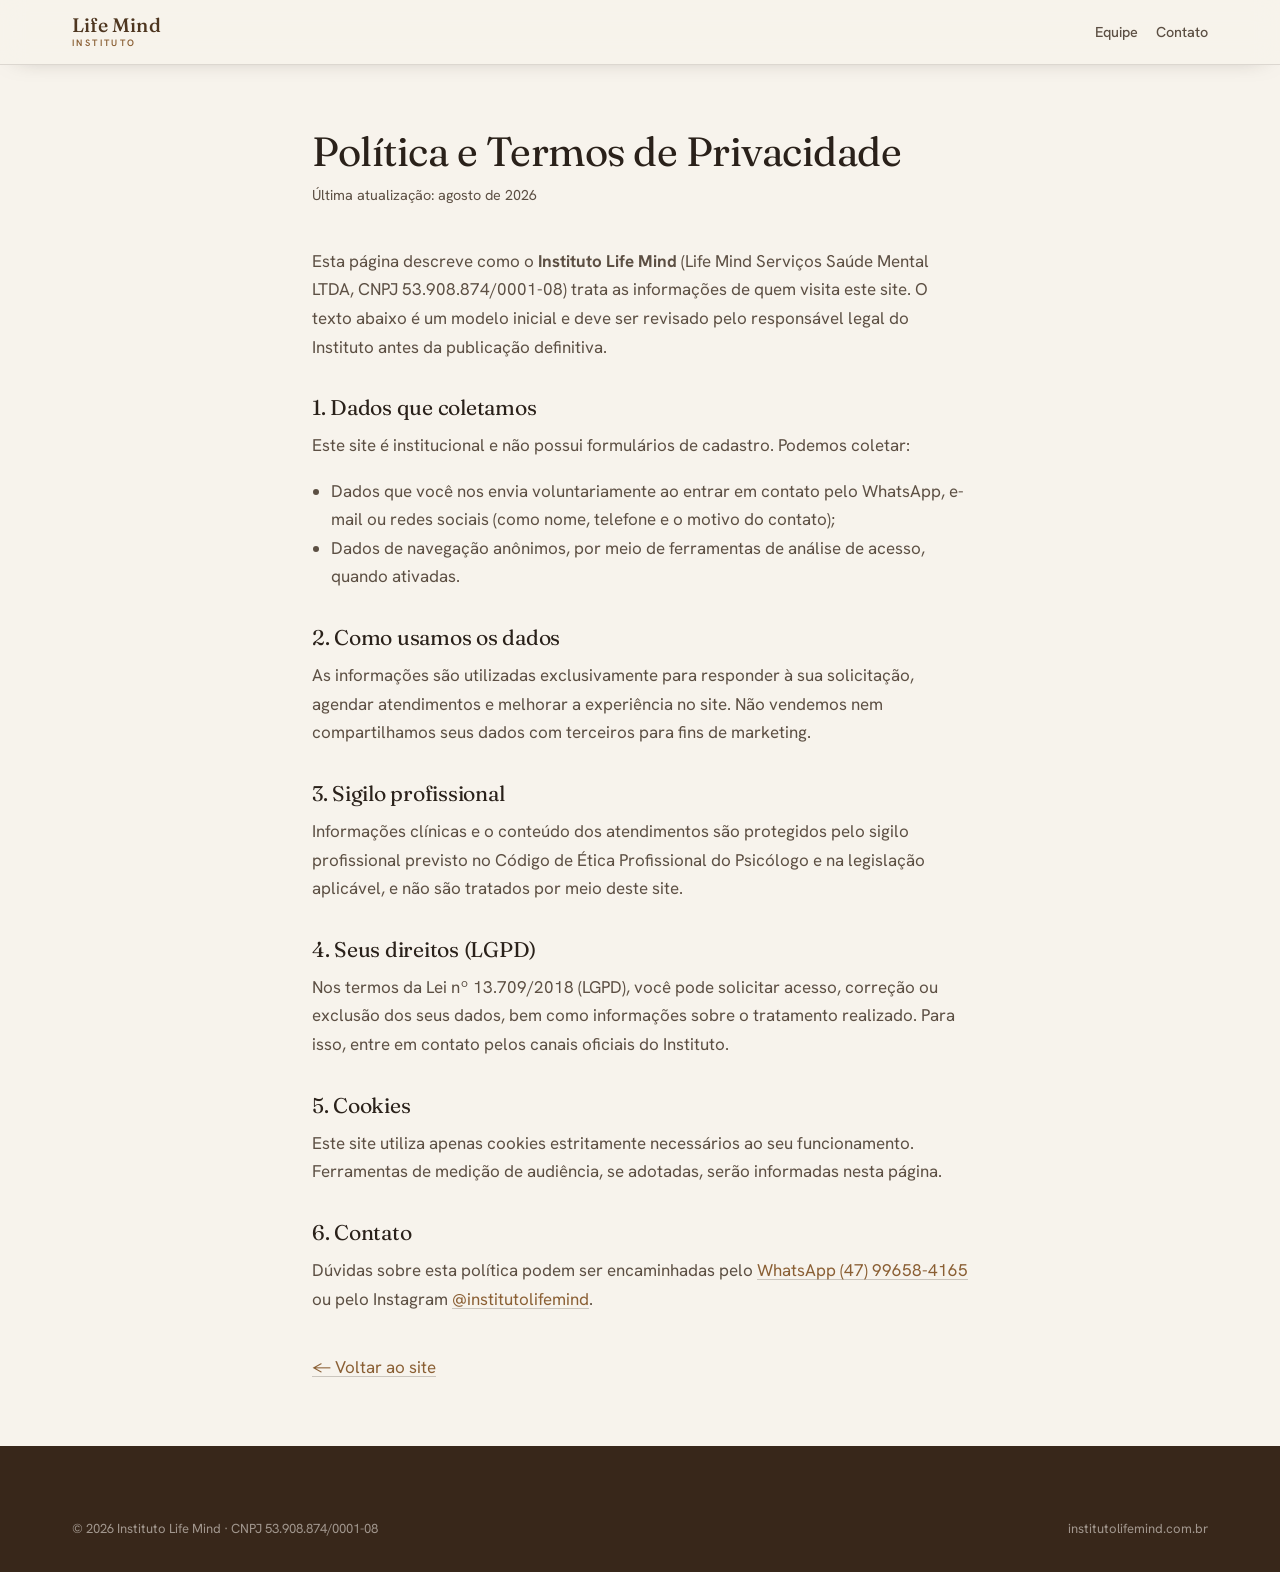
<file: politica-de-privacidade.html>
<!doctype html>
<html lang="pt-BR">
<head>
<meta charset="utf-8">
<meta name="viewport" content="width=device-width, initial-scale=1">
<title>Política e Termos de Privacidade — Instituto Life Mind</title>
<meta name="description" content="Política de privacidade e termos de uso do site do Instituto Life Mind.">
<meta name="robots" content="noindex, follow">
<link rel="icon" href="assets/img/favicon-64.png" sizes="64x64" type="image/png">
<link rel="preconnect" href="https://fonts.googleapis.com">
<link rel="preconnect" href="https://fonts.gstatic.com" crossorigin>
<link href="https://fonts.googleapis.com/css2?family=Fraunces:opsz,wght@9..144,400;9..144,500&family=Hanken+Grotesk:wght@400;500;600&display=swap" rel="stylesheet">
<link rel="stylesheet" href="assets/css/site.css">
<style>
.legal{max-width:720px;margin-inline:auto;padding-block:clamp(2.5rem,6vw,4rem)}
.legal h1{font-size:var(--step-3);margin-bottom:.5rem}
.legal .updated{color:var(--ink-soft);font-size:.9rem;margin-bottom:2.5rem}
.legal h2{font-size:var(--step-1);margin:2.2rem 0 .7rem}
.legal p,.legal li{color:var(--ink-soft)}
.legal ul{padding-left:1.2rem}
.legal a{color:var(--bronze-700)}
</style>
</head>
<body>
<header class="site-header is-stuck">
  <div class="wrap site-header__bar">
    <a href="index.html" class="brand" aria-label="Instituto Life Mind — início">
      <span class="brand__name"><b>Life Mind</b><i>Instituto</i></span>
    </a>
    <nav class="nav nav--plain">
      <a href="index.html#equipe">Equipe</a>
      <a href="index.html#contato">Contato</a>
    </nav>
  </div>
</header>
<main class="legal wrap">
  <h1>Política e Termos de Privacidade</h1>
  <p class="updated">Última atualização: agosto de 2026</p>

  <p>Esta página descreve como o <strong>Instituto Life Mind</strong> (Life Mind Serviços Saúde Mental LTDA, CNPJ 53.908.874/0001-08) trata as informações de quem visita este site. O texto abaixo é um modelo inicial e deve ser revisado pelo responsável legal do Instituto antes da publicação definitiva.</p>

  <h2>1. Dados que coletamos</h2>
  <p>Este site é institucional e não possui formulários de cadastro. Podemos coletar:</p>
  <ul>
    <li>Dados que você nos envia voluntariamente ao entrar em contato pelo WhatsApp, e-mail ou redes sociais (como nome, telefone e o motivo do contato);</li>
    <li>Dados de navegação anônimos, por meio de ferramentas de análise de acesso, quando ativadas.</li>
  </ul>

  <h2>2. Como usamos os dados</h2>
  <p>As informações são utilizadas exclusivamente para responder à sua solicitação, agendar atendimentos e melhorar a experiência no site. Não vendemos nem compartilhamos seus dados com terceiros para fins de marketing.</p>

  <h2>3. Sigilo profissional</h2>
  <p>Informações clínicas e o conteúdo dos atendimentos são protegidos pelo sigilo profissional previsto no Código de Ética Profissional do Psicólogo e na legislação aplicável, e não são tratados por meio deste site.</p>

  <h2>4. Seus direitos (LGPD)</h2>
  <p>Nos termos da Lei nº 13.709/2018 (LGPD), você pode solicitar acesso, correção ou exclusão dos seus dados, bem como informações sobre o tratamento realizado. Para isso, entre em contato pelos canais oficiais do Instituto.</p>

  <h2>5. Cookies</h2>
  <p>Este site utiliza apenas cookies estritamente necessários ao seu funcionamento. Ferramentas de medição de audiência, se adotadas, serão informadas nesta página.</p>

  <h2>6. Contato</h2>
  <p>Dúvidas sobre esta política podem ser encaminhadas pelo <a href="https://wa.me/5547996584165" target="_blank" rel="noopener">WhatsApp (47) 99658-4165</a> ou pelo Instagram <a href="https://www.instagram.com/institutolifemind/" target="_blank" rel="noopener">@institutolifemind</a>.</p>

  <p style="margin-top:2.5rem"><a href="index.html">← Voltar ao site</a></p>
</main>
<footer class="site-footer">
  <div class="wrap"><div class="footer-legal" style="border:0;margin:0;padding:0">
    <span>© 2026 Instituto Life Mind · CNPJ 53.908.874/0001-08</span>
    <a href="index.html">institutolifemind.com.br</a>
  </div></div>
</footer>
</body>
</html>
</file>
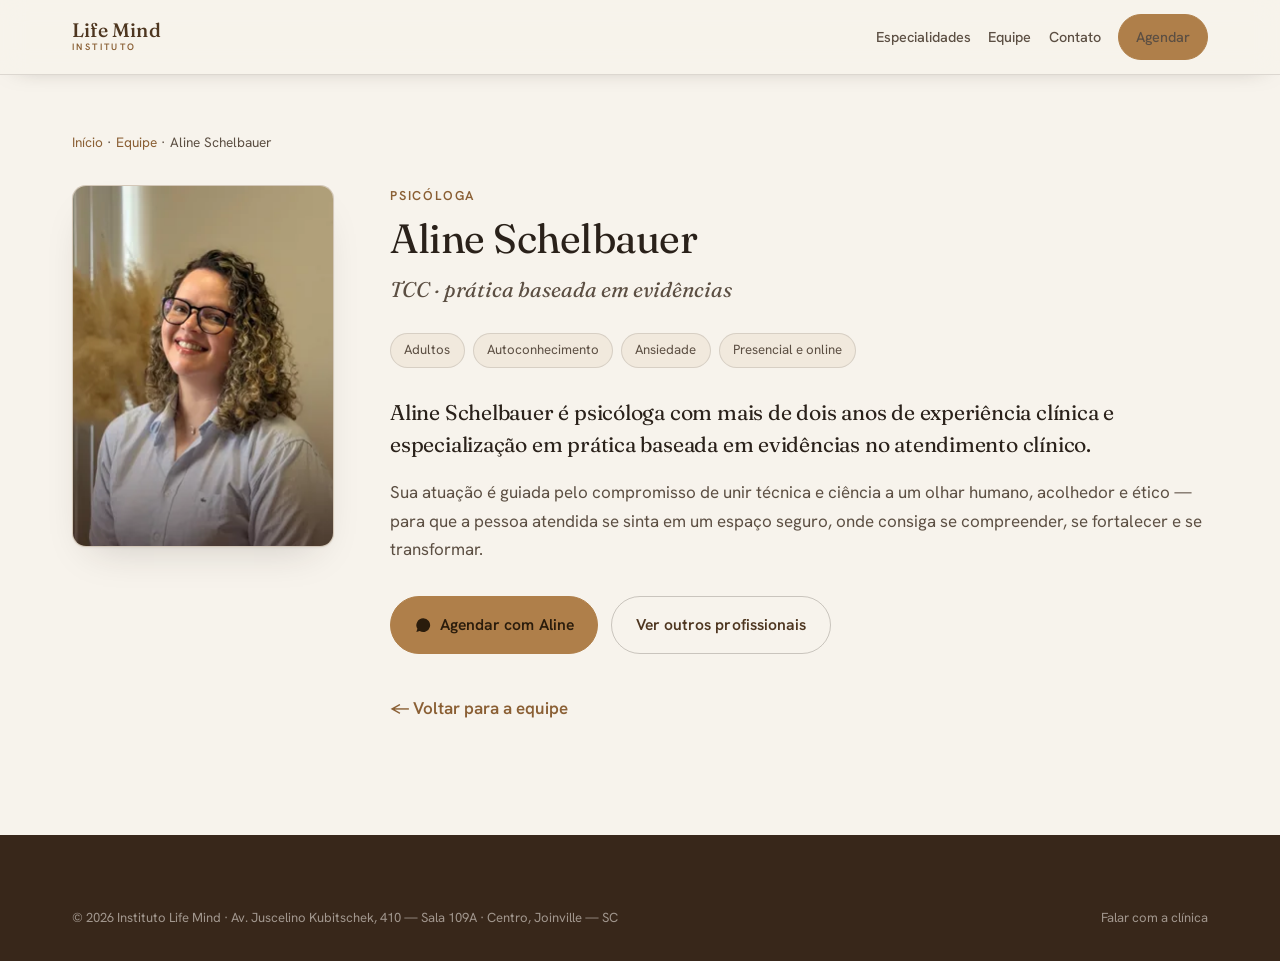
<file: equipe/aline-schelbauer.html>
<!doctype html>
<html lang="pt-BR">
<head>
<meta charset="utf-8">
<meta name="viewport" content="width=device-width, initial-scale=1">
<title>Aline Schelbauer — Psicóloga | Instituto Life Mind</title>
<meta name="description" content="Aline Schelbauer, Psicóloga no Instituto Life Mind (Joinville). TCC · prática baseada em evidências. Agende um atendimento presencial ou online.">
<link rel="canonical" href="https://institutolifemind.com.br/equipe/aline-schelbauer.html">
<meta name="theme-color" content="#4E3620">
<meta property="og:type" content="profile">
<meta property="og:title" content="Aline Schelbauer — Psicóloga | Instituto Life Mind">
<meta property="og:description" content="TCC · prática baseada em evidências. Atendimento presencial no Centro de Joinville e online.">
<meta property="og:image" content="https://institutolifemind.com.br/assets/img/aline-sm.jpg">
<link rel="icon" href="../assets/img/favicon-64.png" sizes="64x64" type="image/png">
<link rel="icon" href="../assets/img/favicon-32.png" sizes="32x32" type="image/png">
<link rel="apple-touch-icon" href="../assets/img/favicon-180.png">
<link rel="preconnect" href="https://fonts.googleapis.com">
<link rel="preconnect" href="https://fonts.gstatic.com" crossorigin>
<link href="https://fonts.googleapis.com/css2?family=Fraunces:ital,opsz,wght@0,9..144,400;0,9..144,500;0,9..144,600;1,9..144,420&family=Hanken+Grotesk:wght@400;500;600;700&display=swap" rel="stylesheet">
<link rel="stylesheet" href="../assets/css/site.css">
</head>
<body>
<a href="#main" class="skip">Ir para o conteúdo</a>
<header class="site-header is-stuck" id="top">
  <div class="wrap site-header__bar">
    <a href="../index.html" class="brand" aria-label="Instituto Life Mind — início">
      <span class="brand__name"><b>Life Mind</b><i>Instituto</i></span>
    </a>
    <nav class="nav nav--plain">
      <a href="../index.html#especialidades">Especialidades</a>
      <a href="../index.html#equipe">Equipe</a>
      <a href="../index.html#contato">Contato</a>
      <a class="btn btn--wa" href="https://wa.me/5547996584165?text=Ol%C3%A1%21%20Vim%20pelo%20site%20do%20Instituto%20Life%20Mind%20e%20gostaria%20de%20agendar%20um%20atendimento." target="_blank" rel="noopener">Agendar</a>
    </nav>
  </div>
</header>
<main id="main" class="profile wrap">
  <p class="crumb"><a href="../index.html">Início</a> · <a href="../index.html#equipe">Equipe</a> · <span>Aline Schelbauer</span></p>
  <div class="profile__grid">
    <div class="profile__ph">
      <picture>
        <source type="image/webp" srcset="../assets/img/aline-sm.webp">
        <img src="../assets/img/aline-sm.jpg" alt="Aline Schelbauer" width="261" height="360">
      </picture>
    </div>
    <div>
      <p class="profile__role">Psicóloga</p>
      <h1>Aline Schelbauer</h1>
      <p class="profile__appr">TCC · prática baseada em evidências</p>
      <!-- Registro profissional (CRP/CRM): incluir quando o cliente informar. Ex.: <p class="tag">CRP 12/XXXXX</p> -->
      <div class="profile__tags"><span class="tag">Adultos</span><span class="tag">Autoconhecimento</span><span class="tag">Ansiedade</span><span class="tag">Presencial e online</span></div>
      <div class="profile__bio">
        <p>Aline Schelbauer é psicóloga com mais de dois anos de experiência clínica e especialização em prática baseada em evidências no atendimento clínico.</p>
        <p>Sua atuação é guiada pelo compromisso de unir técnica e ciência a um olhar humano, acolhedor e ético — para que a pessoa atendida se sinta em um espaço seguro, onde consiga se compreender, se fortalecer e se transformar.</p>
        
      </div>
      <div class="profile__cta">
        <a class="btn btn--wa" href="https://wa.me/5547996584165?text=Ol%C3%A1%21%20Vim%20pelo%20site%20do%20Instituto%20Life%20Mind%20e%20gostaria%20de%20agendar%20um%20atendimento%20com%20Aline%20Schelbauer." target="_blank" rel="noopener">
          <svg viewBox="0 0 24 24" fill="currentColor" aria-hidden="true" style="width:1.05em;height:1.05em"><path d="M17.5 14.4c-.3-.2-1.7-.9-2-1-.3-.1-.5-.2-.7.2-.2.3-.7 1-.9 1.1-.2.2-.3.2-.6.1-.3-.2-1.3-.5-2.4-1.5-.9-.8-1.5-1.8-1.7-2.1-.2-.3 0-.5.1-.6l.5-.6c.2-.2.2-.3.3-.5.1-.2 0-.4 0-.6L9 5.9c-.2-.5-.4-.4-.6-.4h-.5c-.2 0-.5.1-.7.3-.3.3-1 1-1 2.4s1 2.8 1.2 3c.2.2 2 3.1 5 4.3 2.5 1 3 .8 3.6.8.5-.1 1.7-.7 1.9-1.4.2-.7.2-1.2.2-1.4 0-.1-.3-.2-.6-.3zM12 2a10 10 0 0 0-8.5 15.3L2 22l4.8-1.5A10 10 0 1 0 12 2z"/></svg>
          Agendar com Aline
        </a>
        <a class="btn btn--ghost" href="../index.html#encontrar">Ver outros profissionais</a>
      </div>
      <a class="profile__back" href="../index.html#equipe">← Voltar para a equipe</a>
    </div>
  </div>
</main>
<footer class="site-footer">
  <div class="wrap">
    <div class="footer-legal" style="border:0;margin:0;padding:0">
      <span>© 2026 Instituto Life Mind · Av. Juscelino Kubitschek, 410 — Sala 109A · Centro, Joinville — SC</span>
      <a href="../index.html#contato">Falar com a clínica</a>
    </div>
  </div>
</footer>
<script type="application/ld+json">
{"@context":"https://schema.org","@type":"Person","name":"Aline Schelbauer","jobTitle":"Psicóloga","worksFor":{"@type":"MedicalBusiness","name":"Instituto Life Mind"},"image":"https://institutolifemind.com.br/assets/img/aline-sm.jpg","url":"https://institutolifemind.com.br/equipe/aline-schelbauer.html","address":{"@type":"PostalAddress","streetAddress":"Av. Juscelino Kubitschek, 410, Sala 109A","addressLocality":"Joinville","addressRegion":"SC","addressCountry":"BR"}}
</script>
</body>
</html>
</file>
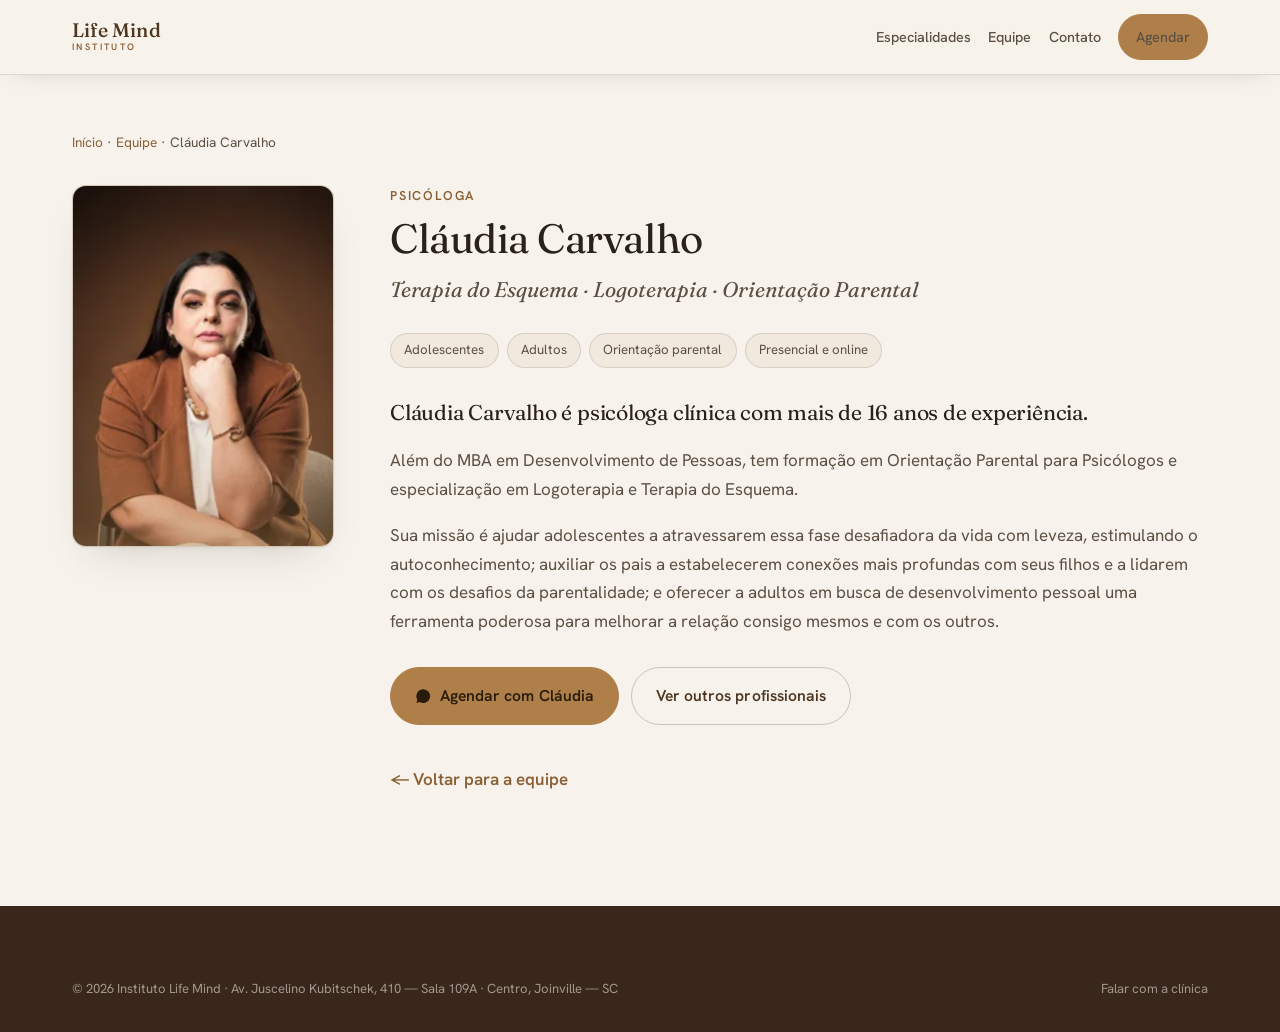
<file: equipe/claudia-carvalho.html>
<!doctype html>
<html lang="pt-BR">
<head>
<meta charset="utf-8">
<meta name="viewport" content="width=device-width, initial-scale=1">
<title>Cláudia Carvalho — Psicóloga | Instituto Life Mind</title>
<meta name="description" content="Cláudia Carvalho, Psicóloga no Instituto Life Mind (Joinville). Terapia do Esquema · Logoterapia · Orientação Parental. Agende um atendimento presencial ou online.">
<link rel="canonical" href="https://institutolifemind.com.br/equipe/claudia-carvalho.html">
<meta name="theme-color" content="#4E3620">
<meta property="og:type" content="profile">
<meta property="og:title" content="Cláudia Carvalho — Psicóloga | Instituto Life Mind">
<meta property="og:description" content="Terapia do Esquema · Logoterapia · Orientação Parental. Atendimento presencial no Centro de Joinville e online.">
<meta property="og:image" content="https://institutolifemind.com.br/assets/img/claudia-sm.jpg">
<link rel="icon" href="../assets/img/favicon-64.png" sizes="64x64" type="image/png">
<link rel="icon" href="../assets/img/favicon-32.png" sizes="32x32" type="image/png">
<link rel="apple-touch-icon" href="../assets/img/favicon-180.png">
<link rel="preconnect" href="https://fonts.googleapis.com">
<link rel="preconnect" href="https://fonts.gstatic.com" crossorigin>
<link href="https://fonts.googleapis.com/css2?family=Fraunces:ital,opsz,wght@0,9..144,400;0,9..144,500;0,9..144,600;1,9..144,420&family=Hanken+Grotesk:wght@400;500;600;700&display=swap" rel="stylesheet">
<link rel="stylesheet" href="../assets/css/site.css">
</head>
<body>
<a href="#main" class="skip">Ir para o conteúdo</a>
<header class="site-header is-stuck" id="top">
  <div class="wrap site-header__bar">
    <a href="../index.html" class="brand" aria-label="Instituto Life Mind — início">
      <span class="brand__name"><b>Life Mind</b><i>Instituto</i></span>
    </a>
    <nav class="nav nav--plain">
      <a href="../index.html#especialidades">Especialidades</a>
      <a href="../index.html#equipe">Equipe</a>
      <a href="../index.html#contato">Contato</a>
      <a class="btn btn--wa" href="https://wa.me/5547996584165?text=Ol%C3%A1%21%20Vim%20pelo%20site%20do%20Instituto%20Life%20Mind%20e%20gostaria%20de%20agendar%20um%20atendimento." target="_blank" rel="noopener">Agendar</a>
    </nav>
  </div>
</header>
<main id="main" class="profile wrap">
  <p class="crumb"><a href="../index.html">Início</a> · <a href="../index.html#equipe">Equipe</a> · <span>Cláudia Carvalho</span></p>
  <div class="profile__grid">
    <div class="profile__ph">
      <picture>
        <source type="image/webp" srcset="../assets/img/claudia-sm.webp">
        <img src="../assets/img/claudia-sm.jpg" alt="Cláudia Carvalho" width="261" height="360">
      </picture>
    </div>
    <div>
      <p class="profile__role">Psicóloga</p>
      <h1>Cláudia Carvalho</h1>
      <p class="profile__appr">Terapia do Esquema · Logoterapia · Orientação Parental</p>
      <!-- Registro profissional (CRP/CRM): incluir quando o cliente informar. Ex.: <p class="tag">CRP 12/XXXXX</p> -->
      <div class="profile__tags"><span class="tag">Adolescentes</span><span class="tag">Adultos</span><span class="tag">Orientação parental</span><span class="tag">Presencial e online</span></div>
      <div class="profile__bio">
        <p>Cláudia Carvalho é psicóloga clínica com mais de 16 anos de experiência.</p>
        <p>Além do MBA em Desenvolvimento de Pessoas, tem formação em Orientação Parental para Psicólogos e especialização em Logoterapia e Terapia do Esquema.</p>
        <p>Sua missão é ajudar adolescentes a atravessarem essa fase desafiadora da vida com leveza, estimulando o autoconhecimento; auxiliar os pais a estabelecerem conexões mais profundas com seus filhos e a lidarem com os desafios da parentalidade; e oferecer a adultos em busca de desenvolvimento pessoal uma ferramenta poderosa para melhorar a relação consigo mesmos e com os outros.</p>
        
      </div>
      <div class="profile__cta">
        <a class="btn btn--wa" href="https://wa.me/5547996584165?text=Ol%C3%A1%21%20Vim%20pelo%20site%20do%20Instituto%20Life%20Mind%20e%20gostaria%20de%20agendar%20um%20atendimento%20com%20Cl%C3%A1udia%20Carvalho." target="_blank" rel="noopener">
          <svg viewBox="0 0 24 24" fill="currentColor" aria-hidden="true" style="width:1.05em;height:1.05em"><path d="M17.5 14.4c-.3-.2-1.7-.9-2-1-.3-.1-.5-.2-.7.2-.2.3-.7 1-.9 1.1-.2.2-.3.2-.6.1-.3-.2-1.3-.5-2.4-1.5-.9-.8-1.5-1.8-1.7-2.1-.2-.3 0-.5.1-.6l.5-.6c.2-.2.2-.3.3-.5.1-.2 0-.4 0-.6L9 5.9c-.2-.5-.4-.4-.6-.4h-.5c-.2 0-.5.1-.7.3-.3.3-1 1-1 2.4s1 2.8 1.2 3c.2.2 2 3.1 5 4.3 2.5 1 3 .8 3.6.8.5-.1 1.7-.7 1.9-1.4.2-.7.2-1.2.2-1.4 0-.1-.3-.2-.6-.3zM12 2a10 10 0 0 0-8.5 15.3L2 22l4.8-1.5A10 10 0 1 0 12 2z"/></svg>
          Agendar com Cláudia
        </a>
        <a class="btn btn--ghost" href="../index.html#encontrar">Ver outros profissionais</a>
      </div>
      <a class="profile__back" href="../index.html#equipe">← Voltar para a equipe</a>
    </div>
  </div>
</main>
<footer class="site-footer">
  <div class="wrap">
    <div class="footer-legal" style="border:0;margin:0;padding:0">
      <span>© 2026 Instituto Life Mind · Av. Juscelino Kubitschek, 410 — Sala 109A · Centro, Joinville — SC</span>
      <a href="../index.html#contato">Falar com a clínica</a>
    </div>
  </div>
</footer>
<script type="application/ld+json">
{"@context":"https://schema.org","@type":"Person","name":"Cláudia Carvalho","jobTitle":"Psicóloga","worksFor":{"@type":"MedicalBusiness","name":"Instituto Life Mind"},"image":"https://institutolifemind.com.br/assets/img/claudia-sm.jpg","url":"https://institutolifemind.com.br/equipe/claudia-carvalho.html","address":{"@type":"PostalAddress","streetAddress":"Av. Juscelino Kubitschek, 410, Sala 109A","addressLocality":"Joinville","addressRegion":"SC","addressCountry":"BR"}}
</script>
</body>
</html>
</file>
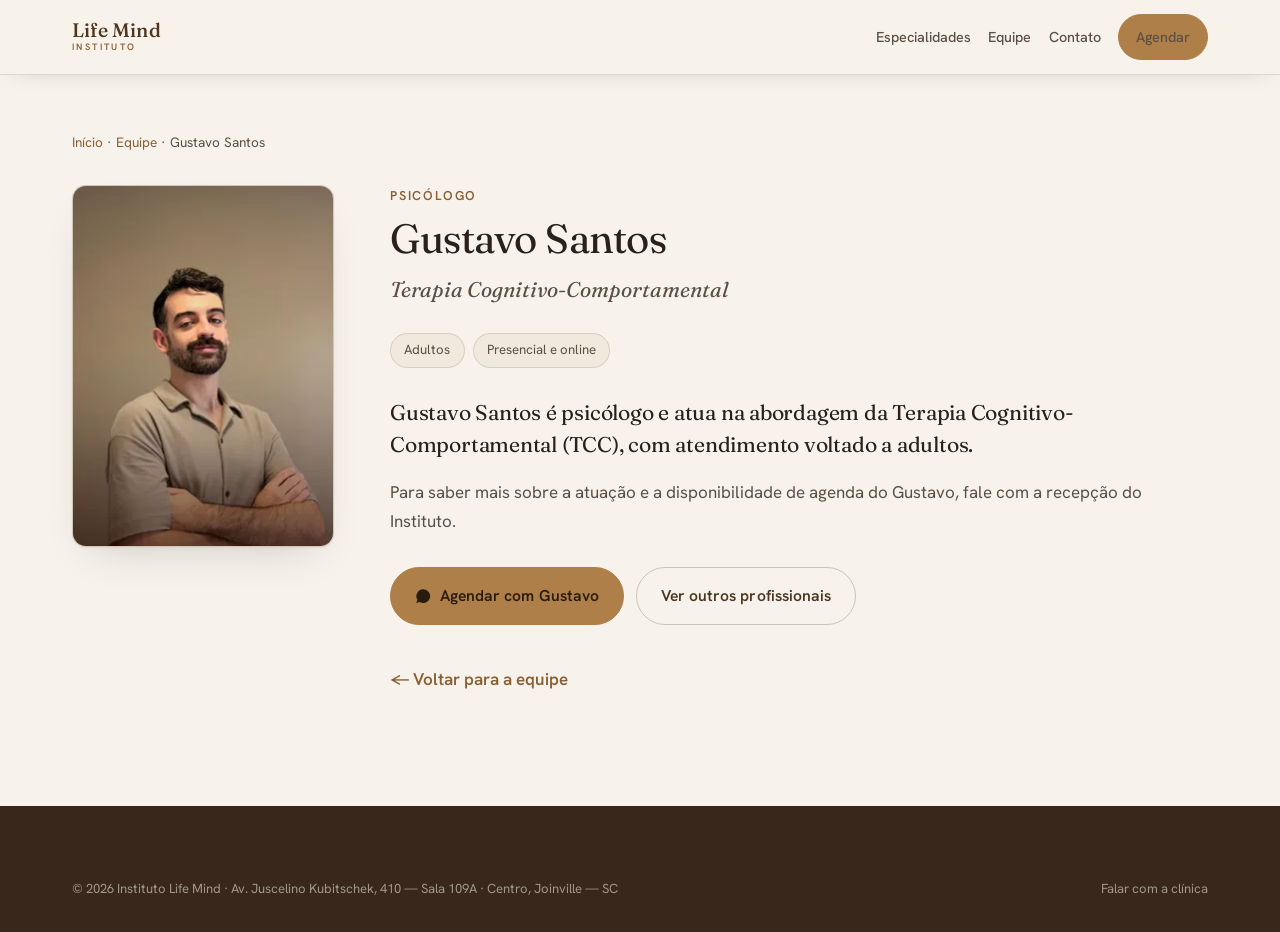
<file: equipe/gustavo-santos.html>
<!doctype html>
<html lang="pt-BR">
<head>
<meta charset="utf-8">
<meta name="viewport" content="width=device-width, initial-scale=1">
<title>Gustavo Santos — Psicólogo | Instituto Life Mind</title>
<meta name="description" content="Gustavo Santos, Psicólogo no Instituto Life Mind (Joinville). Terapia Cognitivo-Comportamental. Agende um atendimento presencial ou online.">
<link rel="canonical" href="https://institutolifemind.com.br/equipe/gustavo-santos.html">
<meta name="theme-color" content="#4E3620">
<meta property="og:type" content="profile">
<meta property="og:title" content="Gustavo Santos — Psicólogo | Instituto Life Mind">
<meta property="og:description" content="Terapia Cognitivo-Comportamental. Atendimento presencial no Centro de Joinville e online.">
<meta property="og:image" content="https://institutolifemind.com.br/assets/img/gustavo-sm.jpg">
<link rel="icon" href="../assets/img/favicon-64.png" sizes="64x64" type="image/png">
<link rel="icon" href="../assets/img/favicon-32.png" sizes="32x32" type="image/png">
<link rel="apple-touch-icon" href="../assets/img/favicon-180.png">
<link rel="preconnect" href="https://fonts.googleapis.com">
<link rel="preconnect" href="https://fonts.gstatic.com" crossorigin>
<link href="https://fonts.googleapis.com/css2?family=Fraunces:ital,opsz,wght@0,9..144,400;0,9..144,500;0,9..144,600;1,9..144,420&family=Hanken+Grotesk:wght@400;500;600;700&display=swap" rel="stylesheet">
<link rel="stylesheet" href="../assets/css/site.css">
</head>
<body>
<a href="#main" class="skip">Ir para o conteúdo</a>
<header class="site-header is-stuck" id="top">
  <div class="wrap site-header__bar">
    <a href="../index.html" class="brand" aria-label="Instituto Life Mind — início">
      <span class="brand__name"><b>Life Mind</b><i>Instituto</i></span>
    </a>
    <nav class="nav nav--plain">
      <a href="../index.html#especialidades">Especialidades</a>
      <a href="../index.html#equipe">Equipe</a>
      <a href="../index.html#contato">Contato</a>
      <a class="btn btn--wa" href="https://wa.me/5547996584165?text=Ol%C3%A1%21%20Vim%20pelo%20site%20do%20Instituto%20Life%20Mind%20e%20gostaria%20de%20agendar%20um%20atendimento." target="_blank" rel="noopener">Agendar</a>
    </nav>
  </div>
</header>
<main id="main" class="profile wrap">
  <p class="crumb"><a href="../index.html">Início</a> · <a href="../index.html#equipe">Equipe</a> · <span>Gustavo Santos</span></p>
  <div class="profile__grid">
    <div class="profile__ph">
      <picture>
        <source type="image/webp" srcset="../assets/img/gustavo-sm.webp">
        <img src="../assets/img/gustavo-sm.jpg" alt="Gustavo Santos" width="261" height="360">
      </picture>
    </div>
    <div>
      <p class="profile__role">Psicólogo</p>
      <h1>Gustavo Santos</h1>
      <p class="profile__appr">Terapia Cognitivo-Comportamental</p>
      <!-- Registro profissional (CRP/CRM): incluir quando o cliente informar. Ex.: <p class="tag">CRP 12/XXXXX</p> -->
      <div class="profile__tags"><span class="tag">Adultos</span><span class="tag">Presencial e online</span></div>
      <div class="profile__bio">
        <p>Gustavo Santos é psicólogo e atua na abordagem da Terapia Cognitivo-Comportamental (TCC), com atendimento voltado a adultos.</p>
        <p>Para saber mais sobre a atuação e a disponibilidade de agenda do Gustavo, fale com a recepção do Instituto.</p>
        
      </div>
      <div class="profile__cta">
        <a class="btn btn--wa" href="https://wa.me/5547996584165?text=Ol%C3%A1%21%20Vim%20pelo%20site%20do%20Instituto%20Life%20Mind%20e%20gostaria%20de%20agendar%20um%20atendimento%20com%20Gustavo%20Santos." target="_blank" rel="noopener">
          <svg viewBox="0 0 24 24" fill="currentColor" aria-hidden="true" style="width:1.05em;height:1.05em"><path d="M17.5 14.4c-.3-.2-1.7-.9-2-1-.3-.1-.5-.2-.7.2-.2.3-.7 1-.9 1.1-.2.2-.3.2-.6.1-.3-.2-1.3-.5-2.4-1.5-.9-.8-1.5-1.8-1.7-2.1-.2-.3 0-.5.1-.6l.5-.6c.2-.2.2-.3.3-.5.1-.2 0-.4 0-.6L9 5.9c-.2-.5-.4-.4-.6-.4h-.5c-.2 0-.5.1-.7.3-.3.3-1 1-1 2.4s1 2.8 1.2 3c.2.2 2 3.1 5 4.3 2.5 1 3 .8 3.6.8.5-.1 1.7-.7 1.9-1.4.2-.7.2-1.2.2-1.4 0-.1-.3-.2-.6-.3zM12 2a10 10 0 0 0-8.5 15.3L2 22l4.8-1.5A10 10 0 1 0 12 2z"/></svg>
          Agendar com Gustavo
        </a>
        <a class="btn btn--ghost" href="../index.html#encontrar">Ver outros profissionais</a>
      </div>
      <a class="profile__back" href="../index.html#equipe">← Voltar para a equipe</a>
    </div>
  </div>
</main>
<footer class="site-footer">
  <div class="wrap">
    <div class="footer-legal" style="border:0;margin:0;padding:0">
      <span>© 2026 Instituto Life Mind · Av. Juscelino Kubitschek, 410 — Sala 109A · Centro, Joinville — SC</span>
      <a href="../index.html#contato">Falar com a clínica</a>
    </div>
  </div>
</footer>
<script type="application/ld+json">
{"@context":"https://schema.org","@type":"Person","name":"Gustavo Santos","jobTitle":"Psicólogo","worksFor":{"@type":"MedicalBusiness","name":"Instituto Life Mind"},"image":"https://institutolifemind.com.br/assets/img/gustavo-sm.jpg","url":"https://institutolifemind.com.br/equipe/gustavo-santos.html","address":{"@type":"PostalAddress","streetAddress":"Av. Juscelino Kubitschek, 410, Sala 109A","addressLocality":"Joinville","addressRegion":"SC","addressCountry":"BR"}}
</script>
</body>
</html>
</file>
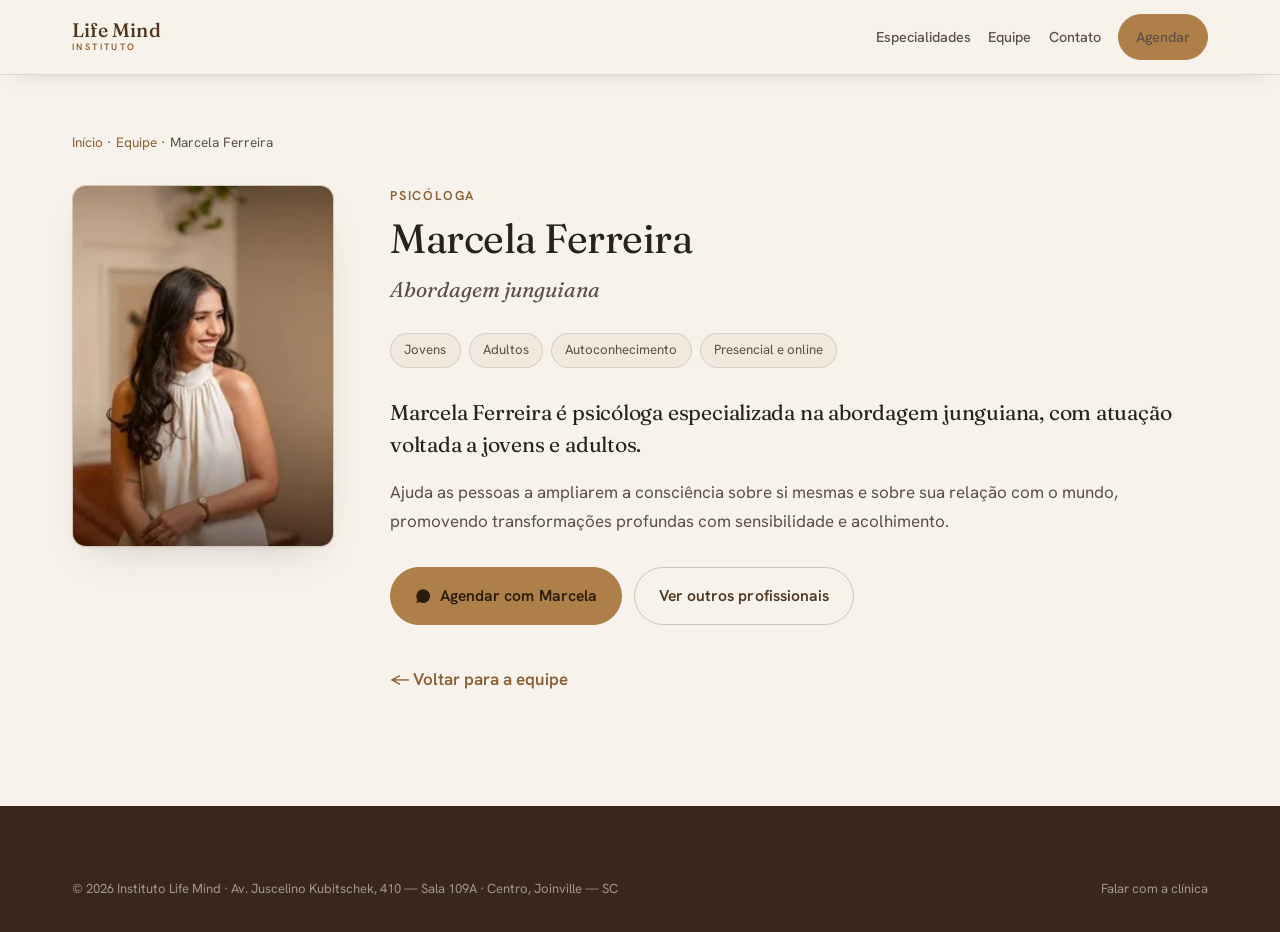
<file: equipe/marcela-ferreira.html>
<!doctype html>
<html lang="pt-BR">
<head>
<meta charset="utf-8">
<meta name="viewport" content="width=device-width, initial-scale=1">
<title>Marcela Ferreira — Psicóloga | Instituto Life Mind</title>
<meta name="description" content="Marcela Ferreira, Psicóloga no Instituto Life Mind (Joinville). Abordagem junguiana. Agende um atendimento presencial ou online.">
<link rel="canonical" href="https://institutolifemind.com.br/equipe/marcela-ferreira.html">
<meta name="theme-color" content="#4E3620">
<meta property="og:type" content="profile">
<meta property="og:title" content="Marcela Ferreira — Psicóloga | Instituto Life Mind">
<meta property="og:description" content="Abordagem junguiana. Atendimento presencial no Centro de Joinville e online.">
<meta property="og:image" content="https://institutolifemind.com.br/assets/img/marcela-sm.jpg">
<link rel="icon" href="../assets/img/favicon-64.png" sizes="64x64" type="image/png">
<link rel="icon" href="../assets/img/favicon-32.png" sizes="32x32" type="image/png">
<link rel="apple-touch-icon" href="../assets/img/favicon-180.png">
<link rel="preconnect" href="https://fonts.googleapis.com">
<link rel="preconnect" href="https://fonts.gstatic.com" crossorigin>
<link href="https://fonts.googleapis.com/css2?family=Fraunces:ital,opsz,wght@0,9..144,400;0,9..144,500;0,9..144,600;1,9..144,420&family=Hanken+Grotesk:wght@400;500;600;700&display=swap" rel="stylesheet">
<link rel="stylesheet" href="../assets/css/site.css">
</head>
<body>
<a href="#main" class="skip">Ir para o conteúdo</a>
<header class="site-header is-stuck" id="top">
  <div class="wrap site-header__bar">
    <a href="../index.html" class="brand" aria-label="Instituto Life Mind — início">
      <span class="brand__name"><b>Life Mind</b><i>Instituto</i></span>
    </a>
    <nav class="nav nav--plain">
      <a href="../index.html#especialidades">Especialidades</a>
      <a href="../index.html#equipe">Equipe</a>
      <a href="../index.html#contato">Contato</a>
      <a class="btn btn--wa" href="https://wa.me/5547996584165?text=Ol%C3%A1%21%20Vim%20pelo%20site%20do%20Instituto%20Life%20Mind%20e%20gostaria%20de%20agendar%20um%20atendimento." target="_blank" rel="noopener">Agendar</a>
    </nav>
  </div>
</header>
<main id="main" class="profile wrap">
  <p class="crumb"><a href="../index.html">Início</a> · <a href="../index.html#equipe">Equipe</a> · <span>Marcela Ferreira</span></p>
  <div class="profile__grid">
    <div class="profile__ph">
      <picture>
        <source type="image/webp" srcset="../assets/img/marcela-sm.webp">
        <img src="../assets/img/marcela-sm.jpg" alt="Marcela Ferreira" width="261" height="360">
      </picture>
    </div>
    <div>
      <p class="profile__role">Psicóloga</p>
      <h1>Marcela Ferreira</h1>
      <p class="profile__appr">Abordagem junguiana</p>
      <!-- Registro profissional (CRP/CRM): incluir quando o cliente informar. Ex.: <p class="tag">CRP 12/XXXXX</p> -->
      <div class="profile__tags"><span class="tag">Jovens</span><span class="tag">Adultos</span><span class="tag">Autoconhecimento</span><span class="tag">Presencial e online</span></div>
      <div class="profile__bio">
        <p>Marcela Ferreira é psicóloga especializada na abordagem junguiana, com atuação voltada a jovens e adultos.</p>
        <p>Ajuda as pessoas a ampliarem a consciência sobre si mesmas e sobre sua relação com o mundo, promovendo transformações profundas com sensibilidade e acolhimento.</p>
        
      </div>
      <div class="profile__cta">
        <a class="btn btn--wa" href="https://wa.me/5547996584165?text=Ol%C3%A1%21%20Vim%20pelo%20site%20do%20Instituto%20Life%20Mind%20e%20gostaria%20de%20agendar%20um%20atendimento%20com%20Marcela%20Ferreira." target="_blank" rel="noopener">
          <svg viewBox="0 0 24 24" fill="currentColor" aria-hidden="true" style="width:1.05em;height:1.05em"><path d="M17.5 14.4c-.3-.2-1.7-.9-2-1-.3-.1-.5-.2-.7.2-.2.3-.7 1-.9 1.1-.2.2-.3.2-.6.1-.3-.2-1.3-.5-2.4-1.5-.9-.8-1.5-1.8-1.7-2.1-.2-.3 0-.5.1-.6l.5-.6c.2-.2.2-.3.3-.5.1-.2 0-.4 0-.6L9 5.9c-.2-.5-.4-.4-.6-.4h-.5c-.2 0-.5.1-.7.3-.3.3-1 1-1 2.4s1 2.8 1.2 3c.2.2 2 3.1 5 4.3 2.5 1 3 .8 3.6.8.5-.1 1.7-.7 1.9-1.4.2-.7.2-1.2.2-1.4 0-.1-.3-.2-.6-.3zM12 2a10 10 0 0 0-8.5 15.3L2 22l4.8-1.5A10 10 0 1 0 12 2z"/></svg>
          Agendar com Marcela
        </a>
        <a class="btn btn--ghost" href="../index.html#encontrar">Ver outros profissionais</a>
      </div>
      <a class="profile__back" href="../index.html#equipe">← Voltar para a equipe</a>
    </div>
  </div>
</main>
<footer class="site-footer">
  <div class="wrap">
    <div class="footer-legal" style="border:0;margin:0;padding:0">
      <span>© 2026 Instituto Life Mind · Av. Juscelino Kubitschek, 410 — Sala 109A · Centro, Joinville — SC</span>
      <a href="../index.html#contato">Falar com a clínica</a>
    </div>
  </div>
</footer>
<script type="application/ld+json">
{"@context":"https://schema.org","@type":"Person","name":"Marcela Ferreira","jobTitle":"Psicóloga","worksFor":{"@type":"MedicalBusiness","name":"Instituto Life Mind"},"image":"https://institutolifemind.com.br/assets/img/marcela-sm.jpg","url":"https://institutolifemind.com.br/equipe/marcela-ferreira.html","address":{"@type":"PostalAddress","streetAddress":"Av. Juscelino Kubitschek, 410, Sala 109A","addressLocality":"Joinville","addressRegion":"SC","addressCountry":"BR"}}
</script>
</body>
</html>
</file>
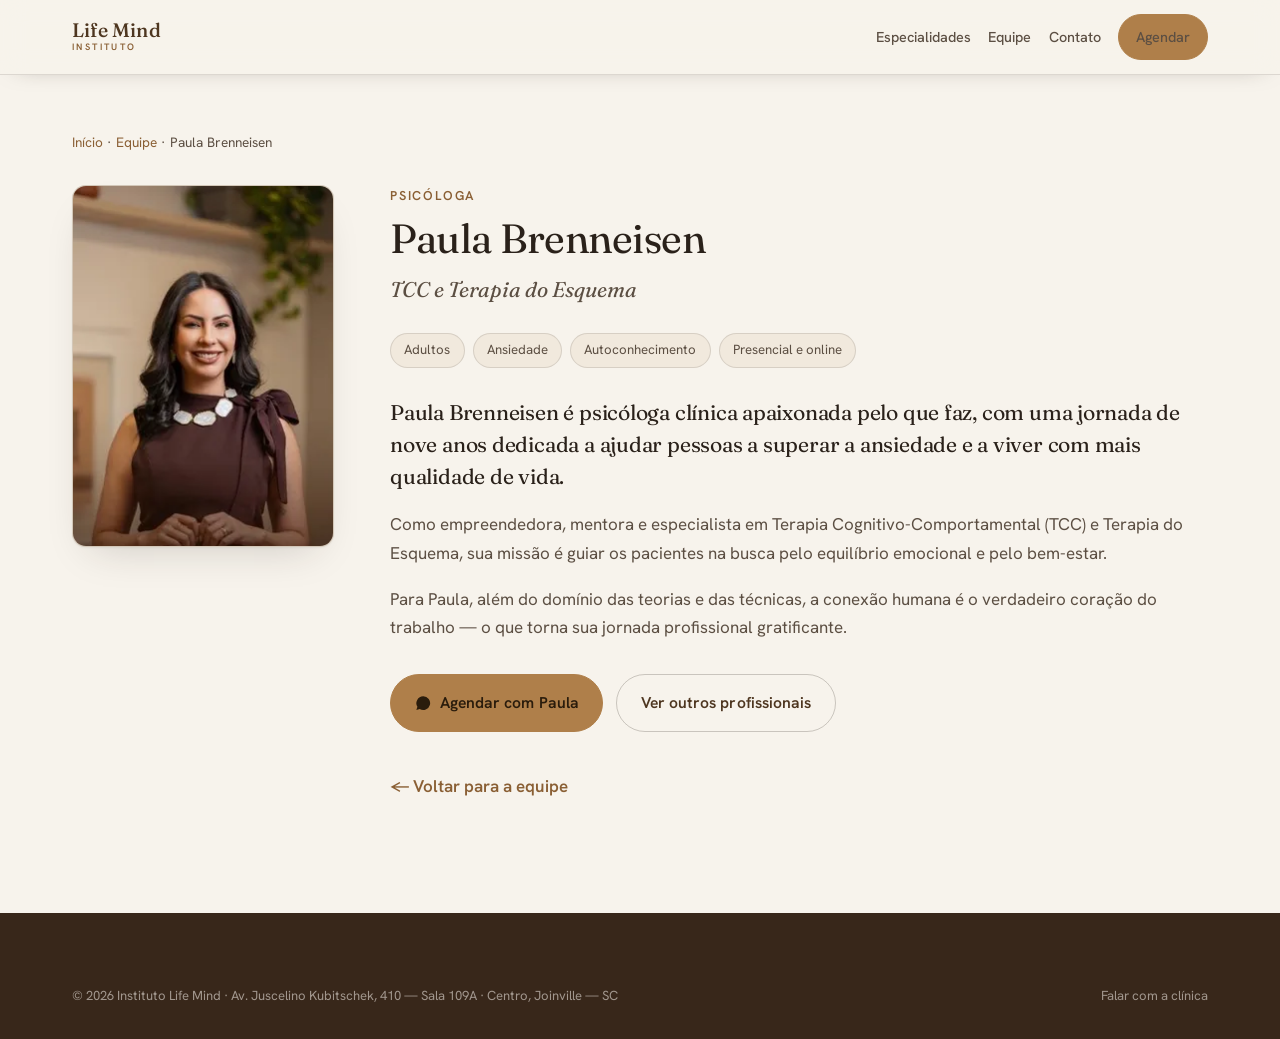
<file: equipe/paula-brenneisen.html>
<!doctype html>
<html lang="pt-BR">
<head>
<meta charset="utf-8">
<meta name="viewport" content="width=device-width, initial-scale=1">
<title>Paula Brenneisen — Psicóloga | Instituto Life Mind</title>
<meta name="description" content="Paula Brenneisen, Psicóloga no Instituto Life Mind (Joinville). TCC e Terapia do Esquema. Agende um atendimento presencial ou online.">
<link rel="canonical" href="https://institutolifemind.com.br/equipe/paula-brenneisen.html">
<meta name="theme-color" content="#4E3620">
<meta property="og:type" content="profile">
<meta property="og:title" content="Paula Brenneisen — Psicóloga | Instituto Life Mind">
<meta property="og:description" content="TCC e Terapia do Esquema. Atendimento presencial no Centro de Joinville e online.">
<meta property="og:image" content="https://institutolifemind.com.br/assets/img/paula-sm.jpg">
<link rel="icon" href="../assets/img/favicon-64.png" sizes="64x64" type="image/png">
<link rel="icon" href="../assets/img/favicon-32.png" sizes="32x32" type="image/png">
<link rel="apple-touch-icon" href="../assets/img/favicon-180.png">
<link rel="preconnect" href="https://fonts.googleapis.com">
<link rel="preconnect" href="https://fonts.gstatic.com" crossorigin>
<link href="https://fonts.googleapis.com/css2?family=Fraunces:ital,opsz,wght@0,9..144,400;0,9..144,500;0,9..144,600;1,9..144,420&family=Hanken+Grotesk:wght@400;500;600;700&display=swap" rel="stylesheet">
<link rel="stylesheet" href="../assets/css/site.css">
</head>
<body>
<a href="#main" class="skip">Ir para o conteúdo</a>
<header class="site-header is-stuck" id="top">
  <div class="wrap site-header__bar">
    <a href="../index.html" class="brand" aria-label="Instituto Life Mind — início">
      <span class="brand__name"><b>Life Mind</b><i>Instituto</i></span>
    </a>
    <nav class="nav nav--plain">
      <a href="../index.html#especialidades">Especialidades</a>
      <a href="../index.html#equipe">Equipe</a>
      <a href="../index.html#contato">Contato</a>
      <a class="btn btn--wa" href="https://wa.me/5547996584165?text=Ol%C3%A1%21%20Vim%20pelo%20site%20do%20Instituto%20Life%20Mind%20e%20gostaria%20de%20agendar%20um%20atendimento." target="_blank" rel="noopener">Agendar</a>
    </nav>
  </div>
</header>
<main id="main" class="profile wrap">
  <p class="crumb"><a href="../index.html">Início</a> · <a href="../index.html#equipe">Equipe</a> · <span>Paula Brenneisen</span></p>
  <div class="profile__grid">
    <div class="profile__ph">
      <picture>
        <source type="image/webp" srcset="../assets/img/paula-sm.webp">
        <img src="../assets/img/paula-sm.jpg" alt="Paula Brenneisen" width="261" height="360">
      </picture>
    </div>
    <div>
      <p class="profile__role">Psicóloga</p>
      <h1>Paula Brenneisen</h1>
      <p class="profile__appr">TCC e Terapia do Esquema</p>
      <!-- Registro profissional (CRP/CRM): incluir quando o cliente informar. Ex.: <p class="tag">CRP 12/XXXXX</p> -->
      <div class="profile__tags"><span class="tag">Adultos</span><span class="tag">Ansiedade</span><span class="tag">Autoconhecimento</span><span class="tag">Presencial e online</span></div>
      <div class="profile__bio">
        <p>Paula Brenneisen é psicóloga clínica apaixonada pelo que faz, com uma jornada de nove anos dedicada a ajudar pessoas a superar a ansiedade e a viver com mais qualidade de vida.</p>
        <p>Como empreendedora, mentora e especialista em Terapia Cognitivo-Comportamental (TCC) e Terapia do Esquema, sua missão é guiar os pacientes na busca pelo equilíbrio emocional e pelo bem-estar.</p>
        <p>Para Paula, além do domínio das teorias e das técnicas, a conexão humana é o verdadeiro coração do trabalho — o que torna sua jornada profissional gratificante.</p>
        
      </div>
      <div class="profile__cta">
        <a class="btn btn--wa" href="https://wa.me/5547996584165?text=Ol%C3%A1%21%20Vim%20pelo%20site%20do%20Instituto%20Life%20Mind%20e%20gostaria%20de%20agendar%20um%20atendimento%20com%20Paula%20Brenneisen." target="_blank" rel="noopener">
          <svg viewBox="0 0 24 24" fill="currentColor" aria-hidden="true" style="width:1.05em;height:1.05em"><path d="M17.5 14.4c-.3-.2-1.7-.9-2-1-.3-.1-.5-.2-.7.2-.2.3-.7 1-.9 1.1-.2.2-.3.2-.6.1-.3-.2-1.3-.5-2.4-1.5-.9-.8-1.5-1.8-1.7-2.1-.2-.3 0-.5.1-.6l.5-.6c.2-.2.2-.3.3-.5.1-.2 0-.4 0-.6L9 5.9c-.2-.5-.4-.4-.6-.4h-.5c-.2 0-.5.1-.7.3-.3.3-1 1-1 2.4s1 2.8 1.2 3c.2.2 2 3.1 5 4.3 2.5 1 3 .8 3.6.8.5-.1 1.7-.7 1.9-1.4.2-.7.2-1.2.2-1.4 0-.1-.3-.2-.6-.3zM12 2a10 10 0 0 0-8.5 15.3L2 22l4.8-1.5A10 10 0 1 0 12 2z"/></svg>
          Agendar com Paula
        </a>
        <a class="btn btn--ghost" href="../index.html#encontrar">Ver outros profissionais</a>
      </div>
      <a class="profile__back" href="../index.html#equipe">← Voltar para a equipe</a>
    </div>
  </div>
</main>
<footer class="site-footer">
  <div class="wrap">
    <div class="footer-legal" style="border:0;margin:0;padding:0">
      <span>© 2026 Instituto Life Mind · Av. Juscelino Kubitschek, 410 — Sala 109A · Centro, Joinville — SC</span>
      <a href="../index.html#contato">Falar com a clínica</a>
    </div>
  </div>
</footer>
<script type="application/ld+json">
{"@context":"https://schema.org","@type":"Person","name":"Paula Brenneisen","jobTitle":"Psicóloga","worksFor":{"@type":"MedicalBusiness","name":"Instituto Life Mind"},"image":"https://institutolifemind.com.br/assets/img/paula-sm.jpg","url":"https://institutolifemind.com.br/equipe/paula-brenneisen.html","address":{"@type":"PostalAddress","streetAddress":"Av. Juscelino Kubitschek, 410, Sala 109A","addressLocality":"Joinville","addressRegion":"SC","addressCountry":"BR"}}
</script>
</body>
</html>
</file>
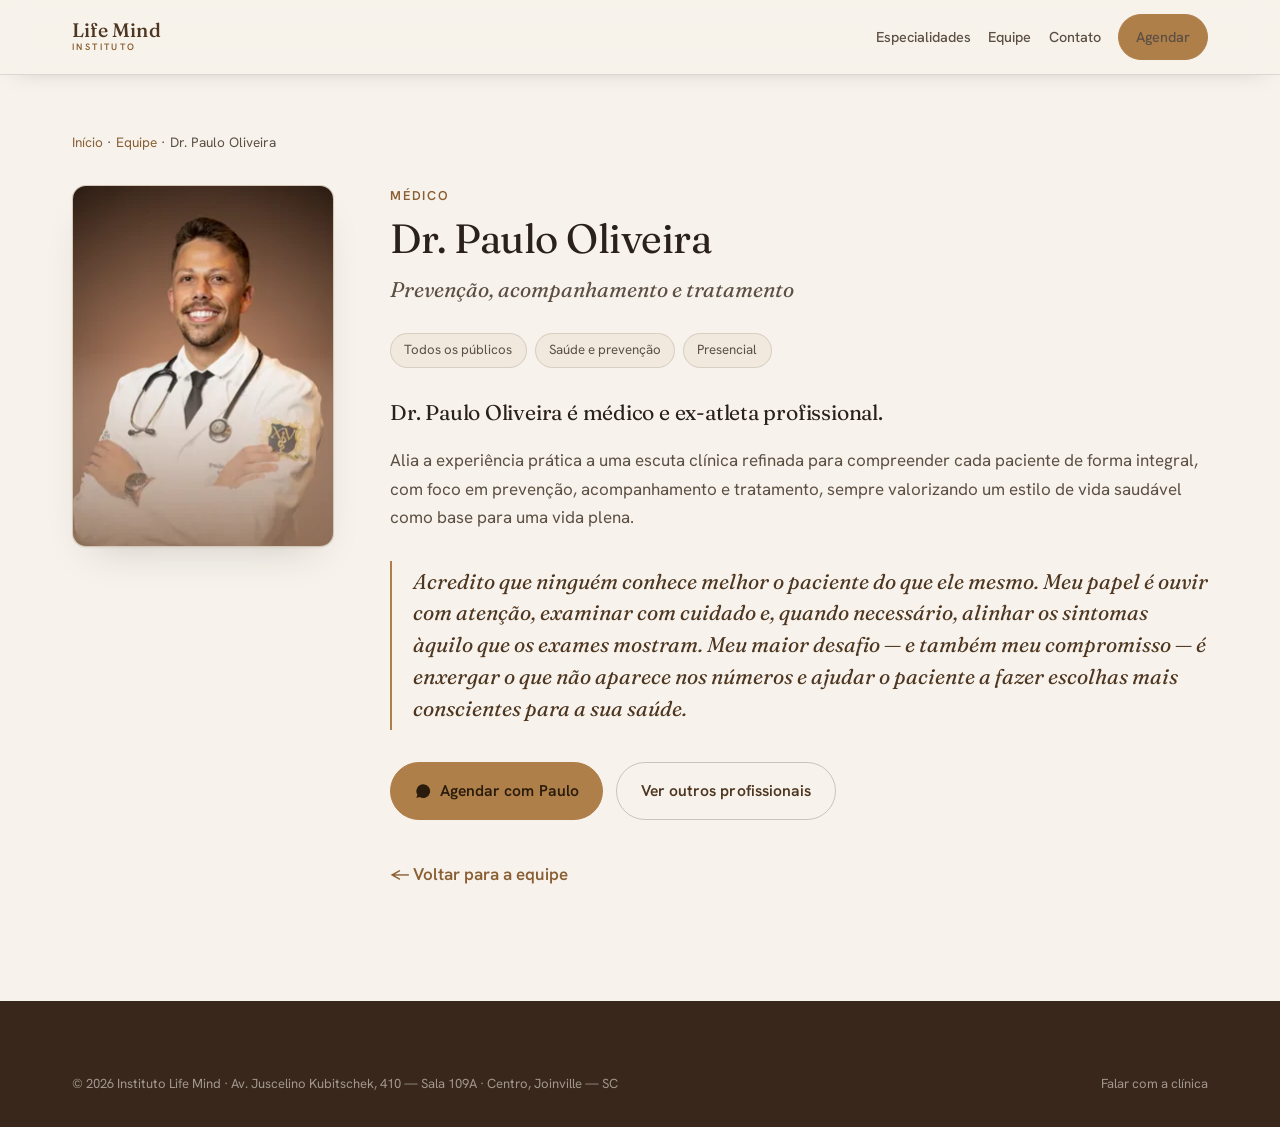
<file: equipe/paulo-oliveira.html>
<!doctype html>
<html lang="pt-BR">
<head>
<meta charset="utf-8">
<meta name="viewport" content="width=device-width, initial-scale=1">
<title>Dr. Paulo Oliveira — Médico | Instituto Life Mind</title>
<meta name="description" content="Dr. Paulo Oliveira, Médico no Instituto Life Mind (Joinville). Prevenção, acompanhamento e tratamento. Agende um atendimento presencial ou online.">
<link rel="canonical" href="https://institutolifemind.com.br/equipe/paulo-oliveira.html">
<meta name="theme-color" content="#4E3620">
<meta property="og:type" content="profile">
<meta property="og:title" content="Dr. Paulo Oliveira — Médico | Instituto Life Mind">
<meta property="og:description" content="Prevenção, acompanhamento e tratamento. Atendimento presencial no Centro de Joinville e online.">
<meta property="og:image" content="https://institutolifemind.com.br/assets/img/paulo-sm.jpg">
<link rel="icon" href="../assets/img/favicon-64.png" sizes="64x64" type="image/png">
<link rel="icon" href="../assets/img/favicon-32.png" sizes="32x32" type="image/png">
<link rel="apple-touch-icon" href="../assets/img/favicon-180.png">
<link rel="preconnect" href="https://fonts.googleapis.com">
<link rel="preconnect" href="https://fonts.gstatic.com" crossorigin>
<link href="https://fonts.googleapis.com/css2?family=Fraunces:ital,opsz,wght@0,9..144,400;0,9..144,500;0,9..144,600;1,9..144,420&family=Hanken+Grotesk:wght@400;500;600;700&display=swap" rel="stylesheet">
<link rel="stylesheet" href="../assets/css/site.css">
</head>
<body>
<a href="#main" class="skip">Ir para o conteúdo</a>
<header class="site-header is-stuck" id="top">
  <div class="wrap site-header__bar">
    <a href="../index.html" class="brand" aria-label="Instituto Life Mind — início">
      <span class="brand__name"><b>Life Mind</b><i>Instituto</i></span>
    </a>
    <nav class="nav nav--plain">
      <a href="../index.html#especialidades">Especialidades</a>
      <a href="../index.html#equipe">Equipe</a>
      <a href="../index.html#contato">Contato</a>
      <a class="btn btn--wa" href="https://wa.me/5547996584165?text=Ol%C3%A1%21%20Vim%20pelo%20site%20do%20Instituto%20Life%20Mind%20e%20gostaria%20de%20agendar%20um%20atendimento." target="_blank" rel="noopener">Agendar</a>
    </nav>
  </div>
</header>
<main id="main" class="profile wrap">
  <p class="crumb"><a href="../index.html">Início</a> · <a href="../index.html#equipe">Equipe</a> · <span>Dr. Paulo Oliveira</span></p>
  <div class="profile__grid">
    <div class="profile__ph">
      <picture>
        <source type="image/webp" srcset="../assets/img/paulo-sm.webp">
        <img src="../assets/img/paulo-sm.jpg" alt="Dr. Paulo Oliveira" width="261" height="360">
      </picture>
    </div>
    <div>
      <p class="profile__role">Médico</p>
      <h1>Dr. Paulo Oliveira</h1>
      <p class="profile__appr">Prevenção, acompanhamento e tratamento</p>
      <!-- Registro profissional (CRP/CRM): incluir quando o cliente informar. Ex.: <p class="tag">CRP 12/XXXXX</p> -->
      <div class="profile__tags"><span class="tag">Todos os públicos</span><span class="tag">Saúde e prevenção</span><span class="tag">Presencial</span></div>
      <div class="profile__bio">
        <p>Dr. Paulo Oliveira é médico e ex-atleta profissional.</p>
        <p>Alia a experiência prática a uma escuta clínica refinada para compreender cada paciente de forma integral, com foco em prevenção, acompanhamento e tratamento, sempre valorizando um estilo de vida saudável como base para uma vida plena.</p>
        <blockquote class="profile__quote">Acredito que ninguém conhece melhor o paciente do que ele mesmo. Meu papel é ouvir com atenção, examinar com cuidado e, quando necessário, alinhar os sintomas àquilo que os exames mostram. Meu maior desafio — e também meu compromisso — é enxergar o que não aparece nos números e ajudar o paciente a fazer escolhas mais conscientes para a sua saúde.</blockquote>
      </div>
      <div class="profile__cta">
        <a class="btn btn--wa" href="https://wa.me/5547996584165?text=Ol%C3%A1%21%20Vim%20pelo%20site%20do%20Instituto%20Life%20Mind%20e%20gostaria%20de%20agendar%20um%20atendimento%20com%20Dr.%20Paulo%20Oliveira." target="_blank" rel="noopener">
          <svg viewBox="0 0 24 24" fill="currentColor" aria-hidden="true" style="width:1.05em;height:1.05em"><path d="M17.5 14.4c-.3-.2-1.7-.9-2-1-.3-.1-.5-.2-.7.2-.2.3-.7 1-.9 1.1-.2.2-.3.2-.6.1-.3-.2-1.3-.5-2.4-1.5-.9-.8-1.5-1.8-1.7-2.1-.2-.3 0-.5.1-.6l.5-.6c.2-.2.2-.3.3-.5.1-.2 0-.4 0-.6L9 5.9c-.2-.5-.4-.4-.6-.4h-.5c-.2 0-.5.1-.7.3-.3.3-1 1-1 2.4s1 2.8 1.2 3c.2.2 2 3.1 5 4.3 2.5 1 3 .8 3.6.8.5-.1 1.7-.7 1.9-1.4.2-.7.2-1.2.2-1.4 0-.1-.3-.2-.6-.3zM12 2a10 10 0 0 0-8.5 15.3L2 22l4.8-1.5A10 10 0 1 0 12 2z"/></svg>
          Agendar com Paulo
        </a>
        <a class="btn btn--ghost" href="../index.html#encontrar">Ver outros profissionais</a>
      </div>
      <a class="profile__back" href="../index.html#equipe">← Voltar para a equipe</a>
    </div>
  </div>
</main>
<footer class="site-footer">
  <div class="wrap">
    <div class="footer-legal" style="border:0;margin:0;padding:0">
      <span>© 2026 Instituto Life Mind · Av. Juscelino Kubitschek, 410 — Sala 109A · Centro, Joinville — SC</span>
      <a href="../index.html#contato">Falar com a clínica</a>
    </div>
  </div>
</footer>
<script type="application/ld+json">
{"@context":"https://schema.org","@type":"Physician","name":"Dr. Paulo Oliveira","jobTitle":"Médico","worksFor":{"@type":"MedicalBusiness","name":"Instituto Life Mind"},"image":"https://institutolifemind.com.br/assets/img/paulo-sm.jpg","url":"https://institutolifemind.com.br/equipe/paulo-oliveira.html","address":{"@type":"PostalAddress","streetAddress":"Av. Juscelino Kubitschek, 410, Sala 109A","addressLocality":"Joinville","addressRegion":"SC","addressCountry":"BR"}}
</script>
</body>
</html>
</file>
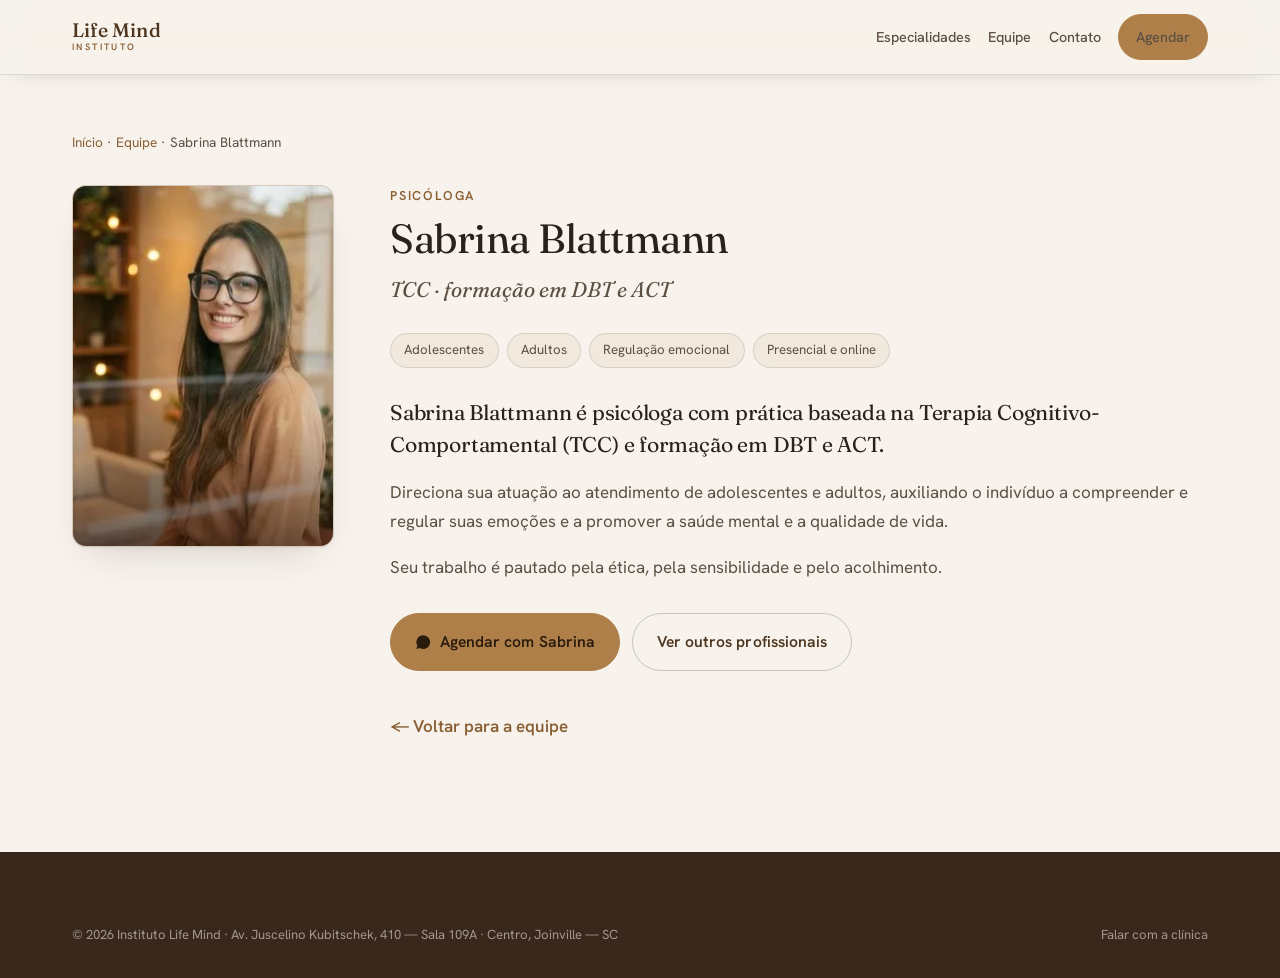
<file: equipe/sabrina-blattmann.html>
<!doctype html>
<html lang="pt-BR">
<head>
<meta charset="utf-8">
<meta name="viewport" content="width=device-width, initial-scale=1">
<title>Sabrina Blattmann — Psicóloga | Instituto Life Mind</title>
<meta name="description" content="Sabrina Blattmann, Psicóloga no Instituto Life Mind (Joinville). TCC · formação em DBT e ACT. Agende um atendimento presencial ou online.">
<link rel="canonical" href="https://institutolifemind.com.br/equipe/sabrina-blattmann.html">
<meta name="theme-color" content="#4E3620">
<meta property="og:type" content="profile">
<meta property="og:title" content="Sabrina Blattmann — Psicóloga | Instituto Life Mind">
<meta property="og:description" content="TCC · formação em DBT e ACT. Atendimento presencial no Centro de Joinville e online.">
<meta property="og:image" content="https://institutolifemind.com.br/assets/img/sabrina-sm.jpg">
<link rel="icon" href="../assets/img/favicon-64.png" sizes="64x64" type="image/png">
<link rel="icon" href="../assets/img/favicon-32.png" sizes="32x32" type="image/png">
<link rel="apple-touch-icon" href="../assets/img/favicon-180.png">
<link rel="preconnect" href="https://fonts.googleapis.com">
<link rel="preconnect" href="https://fonts.gstatic.com" crossorigin>
<link href="https://fonts.googleapis.com/css2?family=Fraunces:ital,opsz,wght@0,9..144,400;0,9..144,500;0,9..144,600;1,9..144,420&family=Hanken+Grotesk:wght@400;500;600;700&display=swap" rel="stylesheet">
<link rel="stylesheet" href="../assets/css/site.css">
</head>
<body>
<a href="#main" class="skip">Ir para o conteúdo</a>
<header class="site-header is-stuck" id="top">
  <div class="wrap site-header__bar">
    <a href="../index.html" class="brand" aria-label="Instituto Life Mind — início">
      <span class="brand__name"><b>Life Mind</b><i>Instituto</i></span>
    </a>
    <nav class="nav nav--plain">
      <a href="../index.html#especialidades">Especialidades</a>
      <a href="../index.html#equipe">Equipe</a>
      <a href="../index.html#contato">Contato</a>
      <a class="btn btn--wa" href="https://wa.me/5547996584165?text=Ol%C3%A1%21%20Vim%20pelo%20site%20do%20Instituto%20Life%20Mind%20e%20gostaria%20de%20agendar%20um%20atendimento." target="_blank" rel="noopener">Agendar</a>
    </nav>
  </div>
</header>
<main id="main" class="profile wrap">
  <p class="crumb"><a href="../index.html">Início</a> · <a href="../index.html#equipe">Equipe</a> · <span>Sabrina Blattmann</span></p>
  <div class="profile__grid">
    <div class="profile__ph">
      <picture>
        <source type="image/webp" srcset="../assets/img/sabrina-sm.webp">
        <img src="../assets/img/sabrina-sm.jpg" alt="Sabrina Blattmann" width="261" height="360">
      </picture>
    </div>
    <div>
      <p class="profile__role">Psicóloga</p>
      <h1>Sabrina Blattmann</h1>
      <p class="profile__appr">TCC · formação em DBT e ACT</p>
      <!-- Registro profissional (CRP/CRM): incluir quando o cliente informar. Ex.: <p class="tag">CRP 12/XXXXX</p> -->
      <div class="profile__tags"><span class="tag">Adolescentes</span><span class="tag">Adultos</span><span class="tag">Regulação emocional</span><span class="tag">Presencial e online</span></div>
      <div class="profile__bio">
        <p>Sabrina Blattmann é psicóloga com prática baseada na Terapia Cognitivo-Comportamental (TCC) e formação em DBT e ACT.</p>
        <p>Direciona sua atuação ao atendimento de adolescentes e adultos, auxiliando o indivíduo a compreender e regular suas emoções e a promover a saúde mental e a qualidade de vida.</p>
        <p>Seu trabalho é pautado pela ética, pela sensibilidade e pelo acolhimento.</p>
        
      </div>
      <div class="profile__cta">
        <a class="btn btn--wa" href="https://wa.me/5547996584165?text=Ol%C3%A1%21%20Vim%20pelo%20site%20do%20Instituto%20Life%20Mind%20e%20gostaria%20de%20agendar%20um%20atendimento%20com%20Sabrina%20Blattmann." target="_blank" rel="noopener">
          <svg viewBox="0 0 24 24" fill="currentColor" aria-hidden="true" style="width:1.05em;height:1.05em"><path d="M17.5 14.4c-.3-.2-1.7-.9-2-1-.3-.1-.5-.2-.7.2-.2.3-.7 1-.9 1.1-.2.2-.3.2-.6.1-.3-.2-1.3-.5-2.4-1.5-.9-.8-1.5-1.8-1.7-2.1-.2-.3 0-.5.1-.6l.5-.6c.2-.2.2-.3.3-.5.1-.2 0-.4 0-.6L9 5.9c-.2-.5-.4-.4-.6-.4h-.5c-.2 0-.5.1-.7.3-.3.3-1 1-1 2.4s1 2.8 1.2 3c.2.2 2 3.1 5 4.3 2.5 1 3 .8 3.6.8.5-.1 1.7-.7 1.9-1.4.2-.7.2-1.2.2-1.4 0-.1-.3-.2-.6-.3zM12 2a10 10 0 0 0-8.5 15.3L2 22l4.8-1.5A10 10 0 1 0 12 2z"/></svg>
          Agendar com Sabrina
        </a>
        <a class="btn btn--ghost" href="../index.html#encontrar">Ver outros profissionais</a>
      </div>
      <a class="profile__back" href="../index.html#equipe">← Voltar para a equipe</a>
    </div>
  </div>
</main>
<footer class="site-footer">
  <div class="wrap">
    <div class="footer-legal" style="border:0;margin:0;padding:0">
      <span>© 2026 Instituto Life Mind · Av. Juscelino Kubitschek, 410 — Sala 109A · Centro, Joinville — SC</span>
      <a href="../index.html#contato">Falar com a clínica</a>
    </div>
  </div>
</footer>
<script type="application/ld+json">
{"@context":"https://schema.org","@type":"Person","name":"Sabrina Blattmann","jobTitle":"Psicóloga","worksFor":{"@type":"MedicalBusiness","name":"Instituto Life Mind"},"image":"https://institutolifemind.com.br/assets/img/sabrina-sm.jpg","url":"https://institutolifemind.com.br/equipe/sabrina-blattmann.html","address":{"@type":"PostalAddress","streetAddress":"Av. Juscelino Kubitschek, 410, Sala 109A","addressLocality":"Joinville","addressRegion":"SC","addressCountry":"BR"}}
</script>
</body>
</html>
</file>
<file: assets/css/site.css>
/* ============================================================= TOKENS */
:root{
  --ink:#2a211a;
  --ink-soft:#5c4f43;
  --brown-900:#38271a;
  --brown-800:#4e3620;
  --brown-700:#683b10;
  --bronze-700:#8a5f34;
  --bronze-600:#9a6b3c;
  --bronze-500:#af7f4a;
  --bronze-300:#cCA679;
  --sand:#ece0d0;
  --sand-soft:#f1e9dd;
  --paper:#f7f3ec;
  --white:#fff;
  --line:rgba(42,33,26,.13);
  --line-strong:rgba(42,33,26,.22);

  --maxw:1200px;
  --gutter:clamp(1.15rem,4.4vw,2rem);
  --sect:clamp(4rem,9vw,7rem);
  --radius:14px;
  --radius-sm:5px;
  --shadow:0 1px 2px rgba(42,33,26,.05),0 18px 40px -20px rgba(42,33,26,.22);
  --shadow-sm:0 1px 2px rgba(42,33,26,.05),0 8px 22px -14px rgba(42,33,26,.18);

  --f-display:"Fraunces",Georgia,"Times New Roman",serif;
  --f-body:"Hanken Grotesk",-apple-system,BlinkMacSystemFont,"Segoe UI",Roboto,sans-serif;

  --step--1:clamp(.8rem,.77rem + .12vw,.86rem);
  --step-0:1.0625rem;
  --step-1:clamp(1.15rem,1.09rem + .3vw,1.33rem);
  --step-2:clamp(1.4rem,1.28rem + .6vw,1.75rem);
  --step-3:clamp(1.85rem,1.6rem + 1.2vw,2.55rem);
  --step-4:clamp(2.4rem,1.9rem + 2.5vw,3.7rem);
}
/* ============================================================= RESET */
*,*::before,*::after{box-sizing:border-box}
html{-webkit-text-size-adjust:100%;scroll-behavior:smooth;overflow-x:clip}
@media (prefers-reduced-motion:reduce){html{scroll-behavior:auto}}
body{
  margin:0;background:var(--paper);color:var(--ink);
  font-family:var(--f-body);font-size:var(--step-0);line-height:1.68;
  font-weight:400;-webkit-font-smoothing:antialiased;
  text-underline-offset:.18em;overflow-x:hidden;
}
h1,h2,h3,h4{font-family:var(--f-display);font-weight:400;line-height:1.12;margin:0;
  letter-spacing:-.012em;font-optical-sizing:auto}
p{margin:0}
img{max-width:100%;display:block;height:auto}
a{color:inherit;text-decoration-color:var(--line-strong)}
button{font:inherit;color:inherit;cursor:pointer}
:focus-visible{outline:2.5px solid var(--bronze-600);outline-offset:3px;border-radius:3px}
::selection{background:var(--bronze-300);color:var(--brown-900)}

/* ============================================================= LAYOUT */
.wrap{max-width:var(--maxw);margin-inline:auto;padding-inline:var(--gutter)}
.wrap--wide{max-width:1320px}
.section{padding-block:var(--sect)}
section[id],.hero[id]{scroll-margin-top:84px}
.section--tint{background:var(--sand-soft)}
.section--dark{background:var(--brown-800);color:var(--sand-soft)}
.section--dark h2,.section--dark h3{color:#fff}
.eyebrow{
  font-family:var(--f-body);font-weight:600;font-size:var(--step--1);
  letter-spacing:.16em;text-transform:uppercase;color:var(--bronze-700);
  margin:0 0 1rem;display:flex;align-items:center;gap:.7em;
}
.eyebrow::before{content:"";width:1.8rem;height:1px;background:var(--bronze-500);flex:none}
.section--dark .eyebrow{color:var(--bronze-300)}
.section--dark .eyebrow::before{background:var(--bronze-300)}
.lead{font-size:var(--step-1);line-height:1.6;color:var(--ink-soft);max-width:46ch}
.section--dark .lead{color:rgba(247,243,236,.82)}
.sect-head{max-width:52ch;margin-bottom:clamp(2.5rem,5vw,3.75rem)}
.sect-head h2{font-size:var(--step-3)}
.sect-head h2+.lead,.sect-head h2+p{margin-top:1.1rem}

/* ============================================================= BUTTONS */
.btn{
  --bg:var(--brown-800);--fg:#fdf9f2;--bd:var(--brown-800);
  display:inline-flex;align-items:center;justify-content:center;gap:.55em;
  padding:.95em 1.5em;border:1px solid var(--bd);border-radius:999px;
  background:var(--bg);color:var(--fg);font-weight:600;font-size:.98rem;
  letter-spacing:.005em;text-decoration:none;
  transition:transform .16s ease,background-color .2s ease,box-shadow .2s ease;
  will-change:transform;
}
.btn svg{width:1.05em;height:1.05em;flex:none}
.btn:hover{transform:translateY(-2px);background:var(--brown-900);box-shadow:var(--shadow-sm)}
.btn:active{transform:translateY(0)}
.btn--ghost{--bg:transparent;--fg:var(--brown-800);--bd:var(--line-strong)}
.btn--ghost:hover{--bg:rgba(104,59,16,.06);background:rgba(104,59,16,.06)}
.btn--wa{--bg:var(--bronze-500);--bd:var(--bronze-500);--fg:#2a1c0c}
.btn--wa:hover{--bg:var(--bronze-600);background:var(--bronze-600)}
.section--dark .btn--ghost{--fg:#fdf9f2;--bd:rgba(255,255,255,.28)}
.section--dark .btn--ghost:hover{background:rgba(255,255,255,.09)}
@media (prefers-reduced-motion:reduce){.btn:hover{transform:none}}

.textlink{
  font-weight:600;color:var(--bronze-700);text-decoration:none;
  display:inline-flex;align-items:center;gap:.4em;
}
.textlink::after{content:"→";transition:transform .18s ease}
.textlink:hover::after{transform:translateX(4px)}
.section--dark .textlink{color:var(--bronze-300)}

/* ============================================================= HEADER */
.site-header{
  position:sticky;top:0;z-index:60;
  background:rgba(247,243,236,.97);
  border-bottom:1px solid transparent;transition:border-color .25s,background-color .25s,box-shadow .25s;
}
/* frosted glass only where no fixed drawer lives inside the header */
@media (min-width:961px){
  .site-header{background:rgba(247,243,236,.8);backdrop-filter:blur(12px);-webkit-backdrop-filter:blur(12px)}
}
.site-header.is-stuck{border-color:var(--line);box-shadow:0 6px 24px -18px rgba(42,33,26,.5)}
.site-header__bar{display:flex;align-items:center;gap:1.5rem;padding-block:.85rem;min-height:64px}
.brand{display:flex;align-items:center;text-decoration:none;flex:none}
.brand img{width:38px;height:auto}
.brand__name{display:flex;flex-direction:column;line-height:1}
.brand__name b{font-family:var(--f-display);font-weight:500;font-size:1.22rem;letter-spacing:.01em;color:var(--brown-800)}
.brand__name i{font-family:var(--f-body);font-style:normal;font-weight:600;font-size:.58rem;letter-spacing:.26em;
  text-transform:uppercase;color:var(--bronze-700);margin-top:3px}
.nav{margin-left:auto;display:flex;align-items:center;gap:1.9rem}
.nav a{text-decoration:none;font-weight:500;font-size:.96rem;color:var(--ink-soft);transition:color .16s}
.nav a:hover{color:var(--brown-800)}
.nav .btn{padding:.7em 1.15em;font-size:.9rem}
.nav-toggle{display:none}

/* compact top nav used on inner pages (no drawer) */
.nav--plain{margin-left:auto;gap:1.1rem}
.nav--plain a{font-size:.9rem}
@media (max-width:520px){.nav--plain a:not(.btn){display:none}}

@media (max-width:960px){
  .nav--drawer{position:fixed;inset:0 0 0 auto;width:min(84vw,340px);flex-direction:column;align-items:stretch;
    justify-content:center;gap:1.4rem;background:var(--paper);padding:2rem;
    transform:translateX(100%);transition:transform .34s cubic-bezier(.4,0,.2,1),visibility .34s;
    visibility:hidden;box-shadow:-30px 0 60px -30px rgba(42,33,26,.4)}
  .nav--drawer.is-open{transform:translateX(0);visibility:visible}
  .nav--drawer a{font-size:1.18rem;font-family:var(--f-display)}
  .nav--drawer .btn{margin-top:.5rem;font-family:var(--f-body)}
  .nav-toggle{display:inline-flex;margin-left:auto;background:none;border:0;padding:.4rem;
    flex-direction:column;gap:5px;z-index:70}
  .nav-toggle span{width:24px;height:2px;background:var(--brown-800);transition:.28s;border-radius:2px}
  .nav-toggle.is-open span:nth-child(1){transform:translateY(7px) rotate(45deg)}
  .nav-toggle.is-open span:nth-child(2){opacity:0}
  .nav-toggle.is-open span:nth-child(3){transform:translateY(-7px) rotate(-45deg)}
  .scrim{position:fixed;inset:0;background:rgba(42,33,26,.42);opacity:0;pointer-events:none;
    transition:opacity .3s;z-index:58}
  .scrim.is-open{opacity:1;pointer-events:auto}
  @media (prefers-reduced-motion:reduce){.nav--drawer{transition:none}}
}

/* ============================================================= HERO */
.hero{position:relative;padding-block:clamp(1.25rem,3vw,2.25rem) clamp(2rem,4.5vw,3.25rem)}
.hero__text{max-width:54rem}
.hero__title{font-size:clamp(2.1rem,1.45rem + 2.2vw,3.1rem);margin:.5rem 0 0;line-height:1.06;
  letter-spacing:-.015em;max-width:22ch}
.hero__title em{font-style:italic;color:var(--bronze-700);white-space:nowrap}
.hero__lead{font-size:clamp(1rem,.96rem + .3vw,1.15rem);color:var(--ink-soft);max-width:58ch;
  line-height:1.5;margin-top:1rem}
.hero__cta{display:flex;flex-wrap:wrap;gap:.7rem;margin-top:1.3rem}
.hero__trust{display:flex;flex-wrap:wrap;gap:.45rem 1.25rem;margin-top:1.2rem;
  font-size:.85rem;color:var(--ink-soft);align-items:center}
.hero__trust span{display:inline-flex;align-items:center;gap:.5em}
.hero__trust .stars{color:var(--bronze-600);letter-spacing:.08em;font-size:.95em}
.hero__trust b{color:var(--brown-800);font-weight:700}
.hero__figure{margin:clamp(1.35rem,3vw,2rem) 0 0}
.hero__img{width:100%;height:auto;display:block;border-radius:var(--radius);object-fit:cover;
  border:1px solid var(--line);box-shadow:var(--shadow);background:var(--sand);
  aspect-ratio:800/1146}
@media (min-width:600px){ .hero__img{aspect-ratio:1600/608} }
.hero__cap{margin:.85rem 0 0;font-size:.9rem;color:var(--ink-soft);
  display:flex;align-items:baseline;gap:.55em}
.hero__cap b{font-family:var(--f-display);font-weight:500;font-size:1.35rem;color:var(--brown-800);
  line-height:1;transform:translateY(.08em)}
@media (max-width:640px){
  .hero__cap{font-size:.84rem}
  .hero__cap b{font-size:1.2rem}
}

/* ============================================================= ABOUT */
.about__grid{display:grid;grid-template-columns:1fr 1fr;gap:clamp(2rem,5vw,4.5rem);align-items:center}
.about__body p+p{margin-top:1.1rem;color:var(--ink-soft)}
.about__body .eyebrow+p{color:var(--ink);font-size:var(--step-1);line-height:1.5;
  font-family:var(--f-display);letter-spacing:-.01em}
.about__collage{display:grid;grid-template-columns:1fr 1fr;gap:.9rem}
.about__collage picture{display:block;border-radius:10px;overflow:hidden;border:1px solid var(--line);
  box-shadow:var(--shadow-sm)}
.about__collage img{width:100%;height:100%;object-fit:cover;aspect-ratio:1}
@media (min-width:900px){
  .about__collage picture:nth-child(2){margin-top:1.6rem}
  .about__collage picture:nth-child(3){margin-top:-1.6rem}
}
.stats{display:grid;grid-template-columns:repeat(4,1fr);gap:1.5rem;margin-top:clamp(3rem,6vw,4.5rem);
  border-top:1px solid var(--line);padding-top:2.2rem}
.stat b{display:block;font-family:var(--f-display);font-size:clamp(1.7rem,1.3rem+1.4vw,2.4rem);
  color:var(--brown-800);line-height:1}
.stat span{font-size:.86rem;color:var(--ink-soft);display:block;margin-top:.5rem}
@media (max-width:860px){
  .about__grid{grid-template-columns:1fr;gap:2.4rem}
}
@media (max-width:820px){
  .stats{grid-template-columns:1fr 1fr;gap:1.6rem 1.2rem}
}
@media (max-width:360px){
  .stats{grid-template-columns:1fr;gap:1.2rem}
}

/* ============================================================= SPECIALTIES */
.spec-grid{display:grid;grid-template-columns:repeat(4,1fr);gap:1px;background:var(--line);
  border:1px solid var(--line);border-radius:var(--radius);overflow:hidden}
.spec{background:var(--paper);padding:1.7rem 1.5rem 1.9rem;display:flex;flex-direction:column;gap:.7rem;
  transition:background-color .2s}
.spec:hover{background:var(--white)}
.spec__ic{width:34px;height:34px;color:var(--bronze-600)}
.spec h3{font-size:var(--step-1);letter-spacing:-.01em}
.spec p{font-size:.92rem;color:var(--ink-soft);line-height:1.55}
.spec-note{margin-top:1.5rem;font-size:.94rem;color:var(--ink-soft)}
@media (max-width:1080px){.spec-grid{grid-template-columns:repeat(2,1fr)}}
@media (max-width:560px){.spec-grid{grid-template-columns:1fr}
  .spec{padding:1.4rem 1.3rem 1.5rem}}

/* ============================================================= MATCHER (signature) */
.matcher{background:var(--brown-800);color:var(--sand-soft);border-radius:var(--radius);
  padding:clamp(1.8rem,4vw,3.2rem);box-shadow:var(--shadow)}
.matcher__q{margin-bottom:1.9rem}
.matcher__q:last-of-type{margin-bottom:0}
.matcher__q > p{font-family:var(--f-display);font-size:var(--step-1);margin-bottom:1rem;color:#fff}
.matcher__q > p small{font-family:var(--f-body);font-size:.8rem;font-weight:600;letter-spacing:.1em;
  text-transform:uppercase;color:var(--bronze-300);display:block;margin-bottom:.3rem}
.chips{display:flex;flex-wrap:wrap;gap:.6rem}
.chip{background:rgba(255,255,255,.06);border:1px solid rgba(255,255,255,.2);color:#fdf9f2;
  padding:.6em 1.1em;border-radius:999px;font-size:.92rem;font-weight:500;transition:.16s}
.chip:hover{border-color:var(--bronze-300);background:rgba(255,255,255,.12)}
.chip[aria-pressed="true"],.chip.is-on{background:var(--bronze-500);border-color:var(--bronze-500);
  color:#2a1c0c;font-weight:600}
.matcher__out{margin-top:2.2rem;border-top:1px solid rgba(255,255,255,.16);padding-top:1.8rem}
.matcher__out[hidden]{display:none}
.matcher__out h3{color:#fff;font-size:var(--step-1);margin-bottom:.3rem}
.matcher__out .muted{color:rgba(247,243,236,.7);font-size:.92rem;margin-bottom:1.3rem}
.match-list{display:grid;grid-template-columns:repeat(auto-fill,minmax(210px,1fr));gap:1rem}
.match-card{background:rgba(255,255,255,.05);border:1px solid rgba(255,255,255,.14);border-radius:10px;
  padding:1rem;display:flex;gap:.85rem;align-items:center;text-decoration:none;color:#fdf9f2;
  transition:.18s}
.match-card:hover{background:rgba(255,255,255,.1);transform:translateY(-2px)}
.match-card img{width:52px;height:52px;border-radius:50%;object-fit:cover;object-position:top;flex:none;
  border:1px solid rgba(255,255,255,.2)}
.match-card b{font-family:var(--f-display);font-weight:500;font-size:1.02rem;display:block}
.match-card span{font-size:.8rem;color:rgba(247,243,236,.72);display:-webkit-box;
  -webkit-line-clamp:2;-webkit-box-orient:vertical;overflow:hidden}
.matcher__fallback{margin-top:1.4rem;font-size:.92rem;color:rgba(247,243,236,.8)}
@media (prefers-reduced-motion:reduce){.match-card:hover{transform:none}}

/* ============================================================= TEAM */
.team-grid{display:grid;grid-template-columns:repeat(4,1fr);gap:clamp(1rem,2.5vw,1.7rem)}
.member{display:flex;flex-direction:column;text-decoration:none;color:inherit;
  background:var(--white);border:1px solid var(--line);border-radius:var(--radius);overflow:hidden;
  transition:transform .2s ease,box-shadow .2s ease}
.member:hover{transform:translateY(-4px);box-shadow:var(--shadow)}
.member__ph{aspect-ratio:261/340;overflow:hidden;background:var(--sand)}
.member__ph img{width:100%;height:100%;object-fit:cover;object-position:top center}
.member__b{padding:1.1rem 1.15rem 1.3rem;display:flex;flex-direction:column;gap:.35rem;flex:1}
.member__b h3{font-size:1.16rem;font-weight:500;text-wrap:balance}
.member__role{font-size:.8rem;font-weight:600;letter-spacing:.06em;text-transform:uppercase;
  color:var(--bronze-700)}
.member__appr{font-family:var(--f-display);font-style:italic;font-size:.98rem;color:var(--ink-soft);
  display:-webkit-box;-webkit-line-clamp:2;-webkit-box-orient:vertical;overflow:hidden}
.member__pub{margin-top:.2rem;font-size:.82rem;color:var(--ink-soft);
  display:-webkit-box;-webkit-line-clamp:2;-webkit-box-orient:vertical;overflow:hidden}
.member__more{margin-top:auto;padding-top:.8rem;font-size:.86rem;font-weight:600;color:var(--bronze-700);
  display:inline-flex;align-items:center;gap:.4em}
.member:hover .member__more{gap:.7em}
@media (max-width:1120px){.team-grid{grid-template-columns:repeat(3,1fr)}}
@media (max-width:860px){.team-grid{grid-template-columns:repeat(2,1fr);gap:1rem}}
@media (max-width:540px){
  .team-grid{grid-template-columns:1fr;gap:.75rem}
  .member{flex-direction:row;align-items:stretch}
  .member__ph{aspect-ratio:auto;width:36%;max-width:150px;min-height:100%;flex:none;align-self:stretch}
  .member__b{padding:.9rem 1rem;gap:.3rem}
  .member__b h3{font-size:1.08rem}
  .member__more{padding-top:.6rem}
}
@media (prefers-reduced-motion:reduce){.member:hover{transform:none}}

/* ============================================================= STEPS */
.steps{counter-reset:step;display:grid;grid-template-columns:repeat(4,1fr);gap:clamp(1.2rem,3vw,2rem)}
.step{position:relative;padding-top:2.7rem}
.step::before{counter-increment:step;content:counter(step,decimal-leading-zero);
  position:absolute;top:0;left:0;font-family:var(--f-display);font-size:1.1rem;color:var(--bronze-600);
  font-weight:500}
.step::after{content:"";position:absolute;top:.55rem;left:2.4rem;right:-1rem;height:1px;
  background:var(--line-strong)}
.step:last-child::after{display:none}
.step h3{font-size:var(--step-1);margin-bottom:.5rem;font-weight:500}
.step p{font-size:.93rem;color:var(--ink-soft);line-height:1.55}
@media (max-width:820px){
  .steps{grid-template-columns:1fr;gap:0}
  .step{padding:0 0 1.8rem 2.8rem}
  .step::before{top:.1rem}
  .step::after{top:1.6rem;bottom:0;left:.5rem;right:auto;width:1px;height:auto}
  .step:last-child{padding-bottom:0}
}

/* ============================================================= FEATURES */
.feat-grid{display:grid;grid-template-columns:repeat(3,1fr);gap:1.5rem 2rem}
.feat{display:flex;flex-direction:column;gap:.5rem;padding-top:1.3rem;
  border-top:1px solid rgba(255,255,255,.18)}
.feat h3{font-size:1.12rem;font-weight:500;color:#fff}
.feat p{font-size:.92rem;color:rgba(247,243,236,.78);line-height:1.55}
@media (max-width:900px){.feat-grid{grid-template-columns:1fr 1fr}}
@media (max-width:560px){.feat-grid{grid-template-columns:1fr}}

/* ============================================================= MODES */
.modes{display:grid;grid-template-columns:1fr 1fr;gap:1.5rem}
.mode{border:1px solid var(--line);border-radius:var(--radius);overflow:hidden;background:var(--white)}
.mode__img{aspect-ratio:16/8;overflow:hidden;background:var(--sand)}
.mode__img img{width:100%;height:100%;object-fit:cover}
.mode__b{padding:1.6rem}
.mode__b h3{font-size:var(--step-2);margin-bottom:.6rem}
.mode__b p{color:var(--ink-soft);font-size:.96rem}
.mode__b ul{margin:1rem 0 0;padding:0;list-style:none;display:flex;flex-direction:column;gap:.5rem}
.mode__b li{font-size:.9rem;padding-left:1.4rem;position:relative;color:var(--ink-soft)}
.mode__b li::before{content:"";position:absolute;left:0;top:.55em;width:.5rem;height:.5rem;
  border-radius:50%;background:var(--bronze-500)}
@media (max-width:760px){.modes{grid-template-columns:1fr}}

/* ============================================================= REVIEWS */
.rev-top{display:flex;flex-wrap:wrap;align-items:flex-end;gap:1.5rem;justify-content:space-between;
  margin-bottom:2.5rem}
.rev-score{display:flex;align-items:center;gap:1rem}
.rev-score b{font-family:var(--f-display);font-size:3rem;color:var(--brown-800);line-height:1}
.rev-score .stars{color:var(--bronze-500);font-size:1.1rem;letter-spacing:.1em}
.rev-score span{font-size:.9rem;color:var(--ink-soft);display:block;margin-top:.2rem}
.rev-grid{columns:3;column-gap:1.5rem}
.review{break-inside:avoid;margin-bottom:1.5rem;background:var(--white);border:1px solid var(--line);
  border-radius:12px;padding:1.5rem 1.5rem 1.3rem}
.review .stars{display:block;color:var(--bronze-500);font-size:.8rem;letter-spacing:.14em;line-height:1}
.review p{margin:.85rem 0 1.1rem;font-size:.95rem;line-height:1.6}
.review footer{font-size:.85rem;color:var(--ink-soft);display:flex;justify-content:space-between;gap:1rem}
.review footer b{color:var(--ink);font-weight:600}
@media (max-width:1000px){.rev-grid{columns:2}}
@media (max-width:640px){.rev-grid{columns:1}}

/* ============================================================= LOCATION */
.loc-grid{display:grid;grid-template-columns:1fr 1.1fr;gap:clamp(1.5rem,4vw,3rem);align-items:start}
.loc-facts{display:flex;flex-direction:column;gap:1.4rem}
.loc-fact{display:flex;gap:.9rem}
.loc-fact svg{width:20px;height:20px;color:var(--bronze-600);flex:none;margin-top:.2rem}
.loc-fact b{display:block;font-weight:600;margin-bottom:.15rem;font-size:.95rem}
.loc-fact p{font-size:.9rem;color:var(--ink-soft)}
.loc-map{position:relative;border-radius:var(--radius);overflow:hidden;border:1px solid var(--line);
  background:var(--sand);aspect-ratio:4/3;box-shadow:var(--shadow-sm)}
.loc-map iframe{width:100%;height:100%;border:0;display:block}
.loc-map__facade{position:absolute;inset:0;display:flex;flex-direction:column;align-items:center;
  justify-content:center;gap:.9rem;text-align:center;padding:1.5rem;border:0;width:100%;
  background:
    repeating-linear-gradient(90deg,transparent 0 46px,rgba(104,59,16,.07) 46px 48px),
    repeating-linear-gradient(0deg,transparent 0 46px,rgba(104,59,16,.07) 46px 48px),
    linear-gradient(160deg,#efe4d4,#e7d8c2);
  transition:background-color .2s}
.loc-map__facade::after{content:"";position:absolute;left:50%;top:calc(50% - 34px);width:2px;height:120px;
  transform:translateX(-50%) rotate(28deg);background:rgba(104,59,16,.14)}
.loc-map__facade svg{width:38px;height:38px;color:var(--brown-700);position:relative;
  filter:drop-shadow(0 4px 8px rgba(42,33,26,.25))}
.loc-map__facade p{font-size:.88rem;color:var(--brown-800);max-width:26ch;position:relative}
.loc-map__facade p strong{display:inline-block;background:var(--brown-800);color:#fdf9f2;
  padding:.5em 1.1em;border-radius:999px;font-weight:600;margin-bottom:.4rem}
.loc-map__facade:hover p strong{background:var(--brown-900)}
@media (max-width:800px){.loc-grid{grid-template-columns:1fr}}

/* ============================================================= FAQ */
.faq{max-width:760px;margin-inline:auto}
.faq details{border-bottom:1px solid var(--line)}
.faq summary{list-style:none;cursor:pointer;padding:1.35rem 2.5rem 1.35rem 0;position:relative;
  font-family:var(--f-display);font-size:var(--step-1);color:var(--brown-900)}
.faq summary::-webkit-details-marker{display:none}
.faq summary::after{content:"+";position:absolute;right:.2rem;top:50%;transform:translateY(-50%);
  font-family:var(--f-body);font-size:1.4rem;color:var(--bronze-600);transition:transform .25s}
.faq details[open] summary::after{transform:translateY(-50%) rotate(45deg)}
.faq details > div{padding:0 0 1.5rem;color:var(--ink-soft);font-size:.98rem;max-width:64ch}

/* ============================================================= CONTEÚDO / VÍDEOS */
.conteudo__head{display:flex;flex-wrap:wrap;align-items:flex-end;justify-content:space-between;
  gap:1.2rem 2rem;margin-bottom:clamp(2rem,4vw,3rem)}
.conteudo__head > div{max-width:44ch}
.conteudo__head h2{font-size:var(--step-3)}
.conteudo__head .lead{margin-top:1rem}

.vloop{position:relative;display:flex;align-items:center;gap:.7rem}
.vloop__mask{flex:1;min-width:0}
.vloop__track{list-style:none;margin:0;padding:.6rem .2rem 1rem;display:flex;
  gap:clamp(.9rem,2vw,1.4rem);overflow-x:auto;overflow-y:hidden;scrollbar-width:none;
  -webkit-overflow-scrolling:touch;overscroll-behavior-x:contain;cursor:grab}
.vloop__track::-webkit-scrollbar{display:none}
.vloop__track.is-grabbing{cursor:grabbing;scroll-snap-type:none}
.vloop__track img{pointer-events:none}
.vloop__nav{flex:none;width:44px;height:44px;border-radius:50%;border:1px solid rgba(255,255,255,.22);
  background:rgba(255,255,255,.06);color:#fdf9f2;display:flex;align-items:center;justify-content:center;
  cursor:pointer;transition:background-color .18s,transform .18s;z-index:3}
.vloop__nav svg{width:20px;height:20px}
.vloop__nav:hover{background:rgba(255,255,255,.16);transform:scale(1.06)}
@media (max-width:620px){ .vloop__nav{display:none} }

.vcard{flex:0 0 auto;width:clamp(216px,62vw,258px)}
@media (min-width:560px){.vcard{width:clamp(224px,30vw,258px)}}
.vcard__btn{display:block;width:100%;padding:0;border:1px solid rgba(255,255,255,.12);border-radius:var(--radius);
  overflow:hidden;background:var(--brown-900);cursor:pointer;position:relative;
  transition:transform .2s ease,box-shadow .2s ease}
.vcard__btn:hover{transform:translateY(-4px);box-shadow:var(--shadow)}
.vcard--featured .vcard__btn{border-color:var(--bronze-500);box-shadow:0 0 0 1px var(--bronze-500)}
.vcard__media{display:block;position:relative;overflow:hidden;aspect-ratio:720/1040;
  background-size:cover;background-position:center top;background-repeat:no-repeat;background-color:#241a10}
.vcard__media::after{content:"";position:absolute;inset:0;
  background:linear-gradient(180deg,rgba(26,17,9,.28) 0%,rgba(26,17,9,0) 24%,rgba(20,13,7,.32) 46%,rgba(15,9,4,.97) 92%)}
.vcard__dur{position:absolute;top:.6rem;right:.6rem;z-index:2;background:rgba(20,14,8,.7);
  color:#fff;font-size:.72rem;font-weight:600;padding:.25em .6em;border-radius:999px;letter-spacing:.02em;
  backdrop-filter:blur(3px)}
.vcard__tag{position:absolute;top:.6rem;left:.6rem;z-index:2;background:var(--bronze-500);
  color:#2a1c0c;font-size:.68rem;font-weight:700;text-transform:uppercase;letter-spacing:.1em;
  padding:.3em .7em;border-radius:999px}
.vcard__play{position:absolute;left:50%;top:44%;transform:translate(-50%,-50%);z-index:2;
  width:52px;height:52px;border-radius:50%;background:rgba(247,243,236,.92);display:flex;
  align-items:center;justify-content:center;transition:transform .2s,background-color .2s}
.vcard__play svg{width:20px;height:20px;color:var(--brown-800);margin-left:3px}
.vcard__btn:hover .vcard__play{transform:translate(-50%,-50%) scale(1.08);background:#fff}
.vcard__txt{position:absolute;left:0;right:0;bottom:0;z-index:2;padding:1rem .95rem 1.15rem;text-align:left}
.vcard__kicker{font-size:.64rem;font-weight:700;text-transform:uppercase;letter-spacing:.14em;
  color:#fdf1e2;margin-bottom:.4rem;display:inline-flex;align-items:center;gap:.45em}
.vcard__kicker::before{content:"";width:.5rem;height:1px;background:var(--bronze-500)}
.vcard__title{font-family:var(--f-display);font-weight:500;font-size:1.04rem;line-height:1.22;color:#fff;
  display:-webkit-box;-webkit-line-clamp:3;-webkit-box-orient:vertical;overflow:hidden;
  text-shadow:0 1px 12px rgba(20,13,7,.5)}
.vcard__who{display:flex;align-items:center;gap:.45rem;margin-top:.55rem;font-size:.76rem;
  color:rgba(247,243,236,.85)}
.vcard__who img{width:22px;height:22px;border-radius:50%;object-fit:cover;object-position:top;
  border:1px solid rgba(255,255,255,.35)}

@media (prefers-reduced-motion:reduce){.vcard__btn:hover{transform:none}}

/* ---- popup carousel ---- */
.vpop{position:fixed;inset:0;z-index:130;display:grid;place-items:center;
  padding:clamp(.6rem,2.5vw,1.5rem);background:rgba(18,12,6,.9);backdrop-filter:blur(6px)}
.vpop[hidden]{display:none}
.vpop__stagewrap{display:flex;flex-direction:column;align-items:center;gap:.9rem;
  width:min(calc(82vh * 9 / 16),94vw)}
.vpop__viewport{position:relative;width:100%;aspect-ratio:9/16;max-height:74vh;overflow:hidden;
  border-radius:16px;background:#000;box-shadow:0 40px 90px -25px rgba(0,0,0,.7);touch-action:pan-y}
.vpop__track{list-style:none;margin:0;padding:0;display:flex;height:100%;width:100%;will-change:transform}
.vpop__slide{position:relative;flex:0 0 100%;height:100%;background:#000}
.vpop__slide video{width:100%;height:100%;object-fit:contain;display:block;background:#000}
.vpop__tap{position:absolute;left:0;right:0;top:0;bottom:56px;z-index:2;border:0;background:transparent;
  cursor:pointer}
.vpop__bar{display:flex;flex-wrap:wrap;align-items:center;justify-content:center;gap:.5rem .9rem;
  width:100%;text-align:center}
.vpop__label{font-size:.7rem;font-weight:700;text-transform:uppercase;letter-spacing:.13em;color:var(--bronze-300)}
.vpop__bar .btn{font-size:.84rem;padding:.6em 1.05em}
.vpop__thumbs{list-style:none;margin:0;padding:.2rem;display:flex;gap:.5rem;max-width:100%;
  overflow-x:auto;scrollbar-width:none}
.vpop__thumbs::-webkit-scrollbar{display:none}
.vpop__thumbs button{position:relative;flex:none;width:44px;height:66px;padding:0;border:0;border-radius:7px;
  overflow:hidden;cursor:pointer;opacity:.5;transition:opacity .18s,outline-color .18s;
  outline:2px solid transparent;outline-offset:2px;background:#000}
.vpop__thumbs button img{width:100%;height:100%;object-fit:cover;display:block}
.vpop__thumbs button span{position:absolute;left:0;right:0;bottom:0;font-size:.56rem;font-weight:700;
  color:#fff;background:linear-gradient(180deg,transparent,rgba(0,0,0,.75));padding:.5em .2em .2em}
.vpop__thumbs button.is-on{opacity:1;outline-color:var(--bronze-500)}
.vpop__thumbs button:hover{opacity:.85}

.vpop__close{position:absolute;top:clamp(.5rem,2vw,1.1rem);right:clamp(.5rem,2vw,1.1rem);z-index:6;
  width:42px;height:42px;border-radius:50%;background:var(--white);border:0;color:var(--brown-900);
  display:flex;align-items:center;justify-content:center;cursor:pointer;box-shadow:var(--shadow-sm);
  transition:transform .16s}
.vpop__close svg{width:20px;height:20px}
.vpop__close:hover{transform:scale(1.07)}
.vpop__arrow{position:absolute;top:50%;transform:translateY(-50%);z-index:6;width:48px;height:48px;
  border-radius:50%;border:1px solid rgba(255,255,255,.24);background:rgba(255,255,255,.1);color:#fff;
  display:flex;align-items:center;justify-content:center;cursor:pointer;transition:background-color .18s}
.vpop__arrow svg{width:22px;height:22px}
.vpop__arrow:hover{background:rgba(255,255,255,.22)}
.vpop__arrow--prev{left:clamp(.5rem,3vw,2rem)}
.vpop__arrow--next{right:clamp(.5rem,3vw,2rem)}
@media (max-width:720px){
  .vpop__arrow{width:42px;height:42px;top:auto;bottom:calc(50% + 12vh)}
  .vpop__arrow--prev{left:.5rem}.vpop__arrow--next{right:.5rem}
}
@media (prefers-reduced-motion:reduce){.vpop{backdrop-filter:none}}

/* ============================================================= FINAL CTA */
.final{text-align:center}
.final h2{font-size:var(--step-3);margin-bottom:1rem}
.final p{max-width:44ch;margin:0 auto 2rem;color:rgba(247,243,236,.82)}
.final .hero__cta{justify-content:center}

/* ============================================================= FOOTER */
.site-footer{background:var(--brown-900);color:rgba(247,243,236,.72);padding-block:clamp(3rem,6vw,4.5rem) 2rem;
  font-size:.9rem}
.footer-grid{display:grid;grid-template-columns:1.4fr 1fr 1fr 1.2fr;gap:2rem}
.site-footer img{width:120px;margin-bottom:1rem}
.site-footer p{line-height:1.6}
.site-footer h4{font-family:var(--f-body);font-weight:600;font-size:.78rem;letter-spacing:.14em;
  text-transform:uppercase;color:var(--bronze-300);margin-bottom:1rem}
.site-footer ul{list-style:none;padding:0;margin:0;display:flex;flex-direction:column;gap:.6rem}
.site-footer a{text-decoration:none;transition:color .16s}
.site-footer a:hover{color:#fff}
.footer-legal{border-top:1px solid rgba(255,255,255,.12);margin-top:2.5rem;padding-top:1.5rem;
  display:flex;flex-wrap:wrap;gap:.5rem 1.5rem;justify-content:space-between;font-size:.82rem;
  color:rgba(247,243,236,.55)}
@media (max-width:820px){.footer-grid{grid-template-columns:1fr 1fr}}
@media (max-width:480px){.footer-grid{grid-template-columns:1fr}}

/* ============================================================= REVEAL */
.reveal{opacity:0;transform:translateY(16px);transition:opacity .7s ease,transform .7s ease;
  transition-delay:calc(var(--i,0)*70ms)}
.reveal.is-in{opacity:1;transform:none}
@media (prefers-reduced-motion:reduce){.reveal{opacity:1;transform:none;transition:none}}

.skip{position:absolute;left:-999px;top:0;background:var(--brown-800);color:#fff;padding:.7rem 1.2rem;
  border-radius:0 0 8px 0;z-index:100}
.skip:focus{left:0}

/* floating whatsapp */
.wa-float{position:fixed;right:1.1rem;bottom:1.1rem;z-index:55;width:54px;height:54px;border-radius:50%;
  background:var(--bronze-500);color:#2a1c0c;display:flex;align-items:center;justify-content:center;
  box-shadow:var(--shadow);text-decoration:none;
  transition:transform .18s ease,opacity .3s ease,visibility .3s}
.wa-float:not(.is-shown){opacity:0;visibility:hidden;transform:translateY(12px)}
.wa-float:hover{transform:scale(1.07)}
.wa-float svg{width:26px;height:26px}
@media (prefers-reduced-motion:reduce){.wa-float:hover{transform:none}}
/* ============================================================= UTIL */
.sr-only{position:absolute;width:1px;height:1px;padding:0;margin:-1px;overflow:hidden;
  clip:rect(0 0 0 0);white-space:nowrap;border:0}

/* ============================================================= PROFILE PAGE */
.profile{padding-block:clamp(2rem,5vw,3.5rem) var(--sect)}
.crumb{font-size:.85rem;color:var(--ink-soft);margin-bottom:2rem}
.crumb a{color:var(--bronze-700);text-decoration:none}
.crumb a:hover{text-decoration:underline}
.profile__grid{display:grid;grid-template-columns:262px 1fr;gap:clamp(1.8rem,5vw,3.5rem);align-items:start}
.profile__ph{position:sticky;top:88px}
.profile__ph img{width:100%;border-radius:var(--radius);border:1px solid var(--line);box-shadow:var(--shadow);
  aspect-ratio:261/360;object-fit:cover;object-position:top center;background:var(--sand)}
.profile__role{font-size:.8rem;font-weight:600;letter-spacing:.14em;text-transform:uppercase;
  color:var(--bronze-700);margin-bottom:.6rem}
.profile h1{font-size:var(--step-3);margin-bottom:.6rem}
.profile__appr{font-family:var(--f-display);font-style:italic;font-size:var(--step-1);color:var(--ink-soft);
  margin-bottom:1.6rem}
.profile__tags{display:flex;flex-wrap:wrap;gap:.5rem;margin-bottom:1.8rem}
.tag{background:var(--sand-soft);border:1px solid var(--line);border-radius:999px;padding:.4em 1em;
  font-size:.83rem;color:var(--ink-soft)}
.profile__bio p{margin-bottom:1.1rem;color:var(--ink-soft)}
.profile__bio p:first-child{color:var(--ink);font-size:var(--step-1);font-family:var(--f-display);
  line-height:1.5;letter-spacing:-.01em}
.profile__quote{border-left:2px solid var(--bronze-500);padding:.3rem 0 .3rem 1.3rem;margin:1.8rem 0;
  font-family:var(--f-display);font-style:italic;font-size:var(--step-1);color:var(--brown-800);line-height:1.5}
.profile__cta{margin-top:2rem;display:flex;flex-wrap:wrap;gap:.8rem}
.profile__back{display:inline-block;margin-top:2.5rem;font-weight:600;color:var(--bronze-700);
  text-decoration:none}
.profile__back:hover{text-decoration:underline}
@media (max-width:720px){
  .profile__grid{grid-template-columns:1fr}
  .profile__ph{position:static;max-width:260px}
}
</file>
